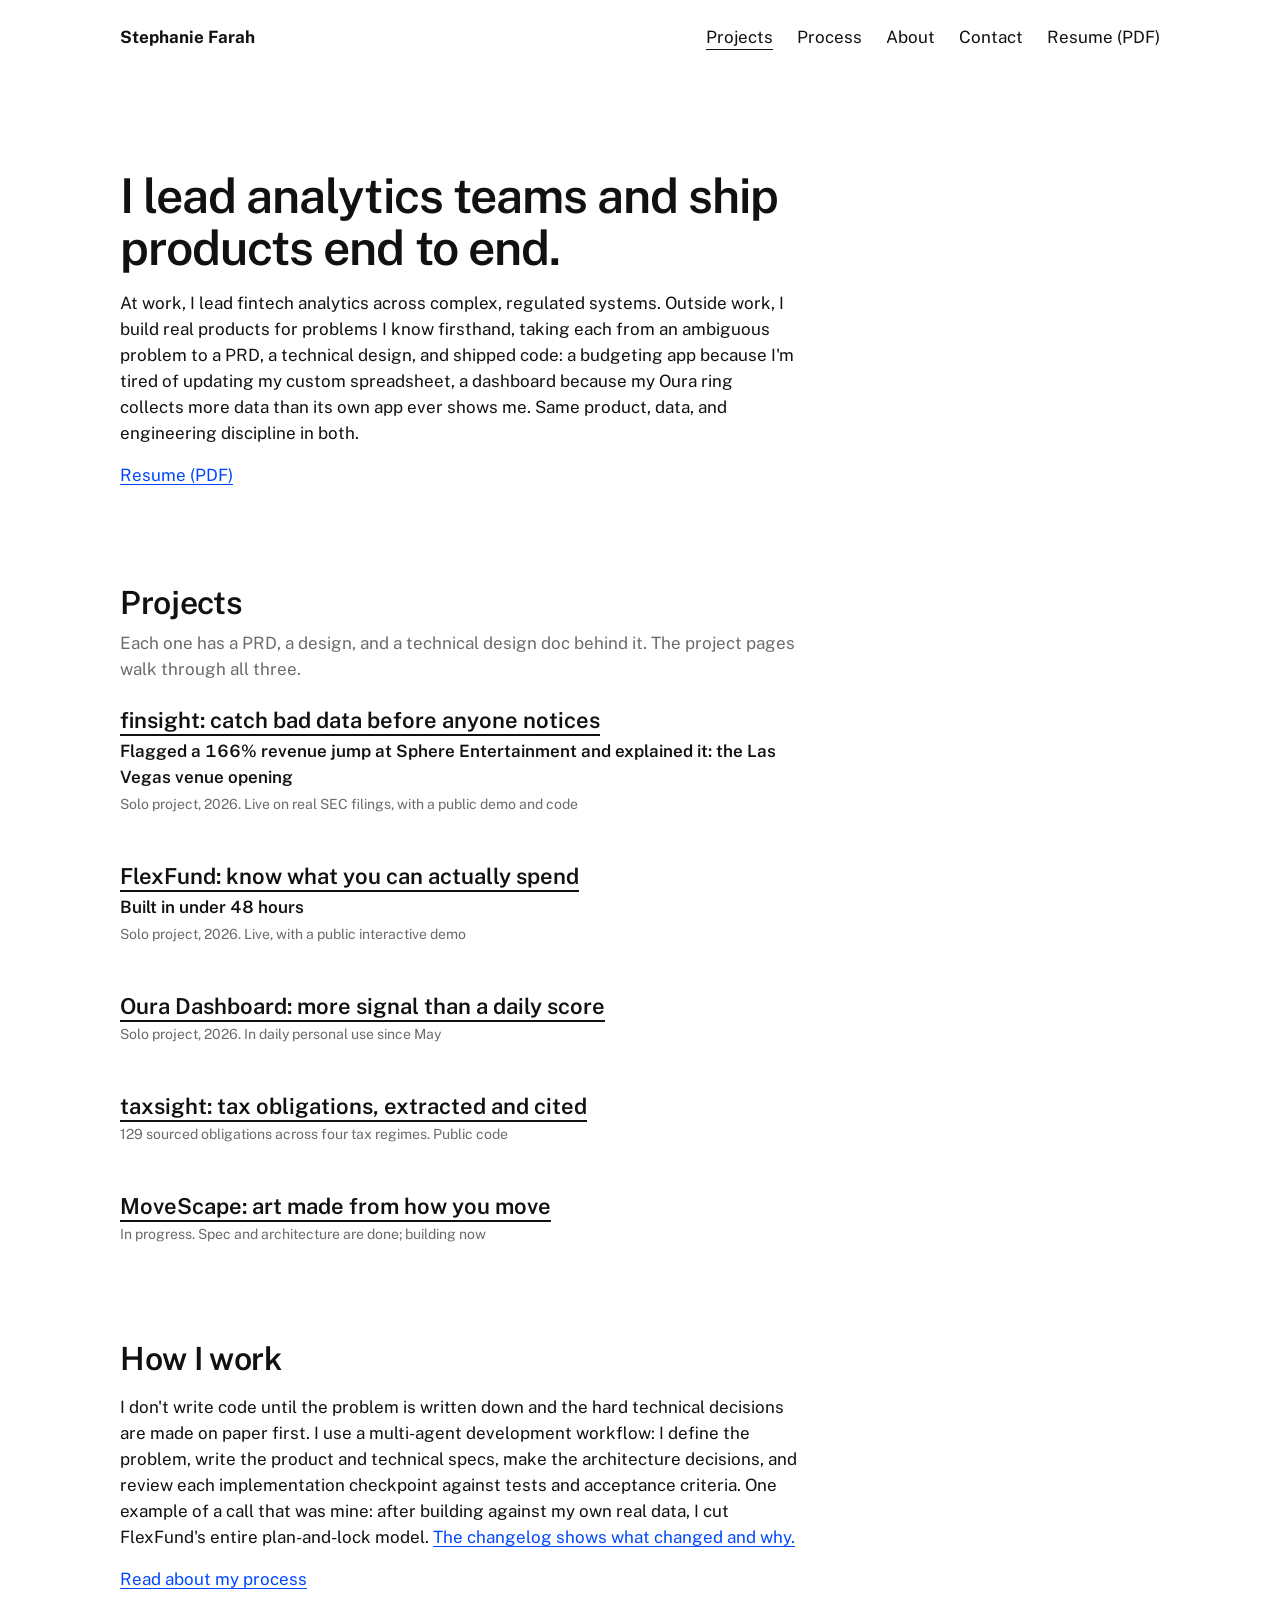
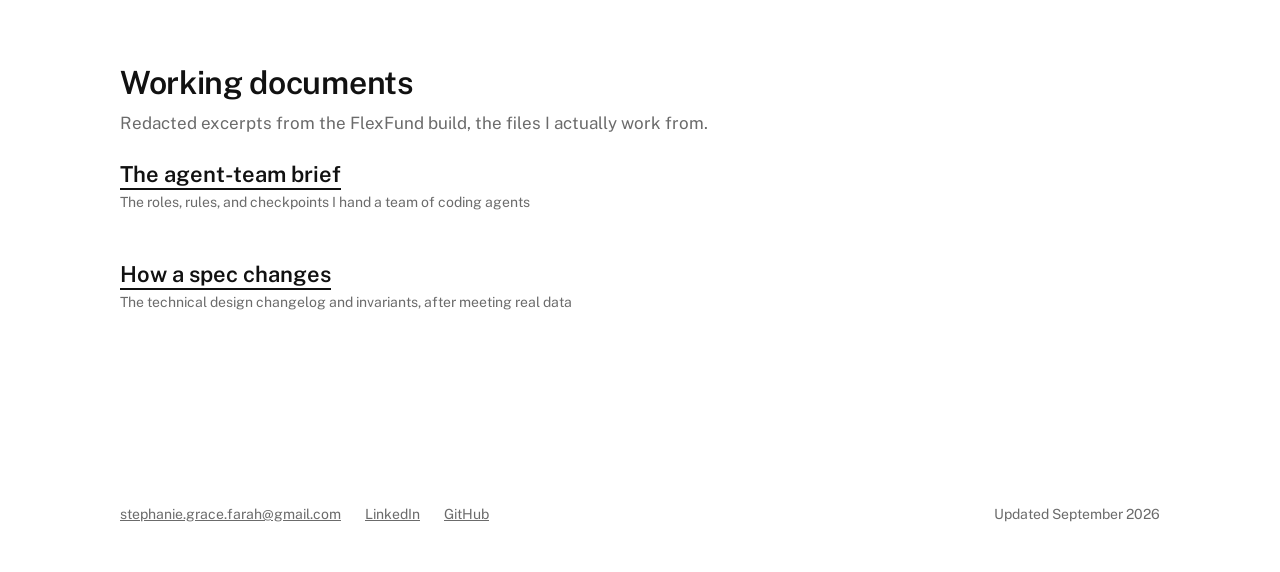
<file: index.html>
<!doctype html>
<html lang="en">
<head>
<meta charset="utf-8">
<meta name="viewport" content="width=device-width, initial-scale=1">
<title>Stephanie Farah: Analytics leader who builds</title>
<meta name="description" content="Analytics leader who builds real products for problems she knows firsthand, from the PRD to shipped code.">
<meta property="og:type" content="website">
<meta property="og:url" content="https://stephaniegracefarah.github.io/portfolio-website/">
<meta property="og:title" content="Stephanie Farah: Analytics leader who builds">
<meta property="og:description" content="Analytics leader who builds real products for problems she knows firsthand, from the PRD to shipped code.">
<meta property="og:image" content="https://stephaniegracefarah.github.io/portfolio-website/assets/img/og-image.png">
<meta property="og:image:width" content="1200">
<meta property="og:image:height" content="630">
<meta property="og:image:alt" content="Stephanie Farah. Analytics leader who builds. Product, Analytics, AI.">
<meta name="twitter:card" content="summary_large_image">
<link rel="preconnect" href="https://fonts.googleapis.com">
<link rel="preconnect" href="https://fonts.gstatic.com" crossorigin>
<link rel="stylesheet" href="https://fonts.googleapis.com/css2?family=Public+Sans:wght@400;600;700&display=swap">
<link rel="stylesheet" href="assets/css/site.css">
</head>
<body>
<a class="skip-link" href="#main">Skip to content</a>
<header class="site-header">
<a class="site-name" href="index.html">Stephanie Farah</a>
<nav class="site-nav" aria-label="Main">
<a href="index.html" aria-current="page">Projects</a>
<a href="process.html">Process</a>
<a href="about.html">About</a>
<a href="contact.html">Contact</a>
<a href="resume.pdf">Resume (PDF)</a>
</nav>
</header>

<main id="main" class="site-main">

<section class="hero stack-3 measure-text section">
<h1 class="display">I lead analytics teams and ship products end to end.</h1>
<p class="body">At work, I lead fintech analytics across complex, regulated systems. Outside work, I build real products for problems I know firsthand, taking each from an ambiguous problem to a PRD, a technical design, and shipped code: a budgeting app because I'm tired of updating my custom spreadsheet, a dashboard because my Oura ring collects more data than its own app ever shows me. Same product, data, and engineering discipline in both.</p>
<p class="body"><a class="body-link" href="resume.pdf">Resume (PDF)</a></p>
</section>

<section id="projects" class="section measure-text">
<div class="stack-2">
<h2 class="heading-2">Projects</h2>
<p class="body ink-muted">Each one has a PRD, a design, and a technical design doc behind it. The project pages walk through all three.</p>
</div>
<div class="project-list mt-4">
<article class="project-card">
<h3 class="heading-3"><a href="projects/finsight.html">finsight: catch bad data before anyone notices</a></h3>
<p class="stat-sm">Flagged a 166% revenue jump at Sphere Entertainment and explained it: the Las Vegas venue opening</p>
<p class="meta">Solo project, 2026. Live on real SEC filings, with a public demo and code</p>
</article>
<article class="project-card">
<h3 class="heading-3"><a href="projects/flexfund.html">FlexFund: know what you can actually spend</a></h3>
<p class="stat-sm">Built in under 48 hours</p>
<p class="meta">Solo project, 2026. Live, with a public interactive demo</p>
</article>
<article class="project-card">
<h3 class="heading-3"><a href="projects/oura-dashboard.html">Oura Dashboard: more signal than a daily score</a></h3>
<p class="meta">Solo project, 2026. In daily personal use since May</p>
</article>
<article class="project-card">
<h3 class="heading-3"><a href="projects/taxsight.html">taxsight: tax obligations, extracted and cited</a></h3>
<p class="meta">129 sourced obligations across four tax regimes. Public code</p>
</article>
<article class="project-card">
<h3 class="heading-3"><a href="projects/movescape.html">MoveScape: art made from how you move</a></h3>
<p class="meta">In progress. Spec and architecture are done; building now</p>
</article>
</div>
</section>

<section class="section stack-3 measure-text">
<h2 class="heading-2">How I work</h2>
<p class="body">I don't write code until the problem is written down and the hard technical decisions are made on paper first. I use a multi-agent development workflow: I define the problem, write the product and technical specs, make the architecture decisions, and review each implementation checkpoint against tests and acceptance criteria. One example of a call that was mine: after building against my own real data, I cut FlexFund's entire plan-and-lock model. <a class="body-link" href="documents/tdd-changelog.html">The changelog shows what changed and why.</a></p>
<p class="body"><a class="body-link" href="process.html">Read about my process</a></p>
</section>

<section id="documents" class="section section-tight measure-text">
<div class="stack-4">
<div class="stack-2">
<h2 class="heading-2">Working documents</h2>
<p class="body ink-muted">Redacted excerpts from the FlexFund build, the files I actually work from.</p>
</div>
<div class="project-list">
<article class="project-card">
<h3 class="heading-3"><a href="documents/agent-team.html">The agent-team brief</a></h3>
<p class="caption">The roles, rules, and checkpoints I hand a team of coding agents</p>
</article>
<article class="project-card">
<h3 class="heading-3"><a href="documents/tdd-changelog.html">How a spec changes</a></h3>
<p class="caption">The technical design changelog and invariants, after meeting real data</p>
</article>
</div>
</div>
</section>

</main>

<footer class="site-footer">
<div class="site-footer-links">
<a href="mailto:stephanie.grace.farah@gmail.com">stephanie.grace.farah@gmail.com</a>
<a href="https://www.linkedin.com/in/stephaniegfarah/" target="_blank" rel="noopener">LinkedIn</a>
<a href="https://github.com/stephaniegracefarah" target="_blank" rel="noopener">GitHub</a>
</div>
<span>Updated September 2026</span>
</footer>
</body>
</html>
</file>
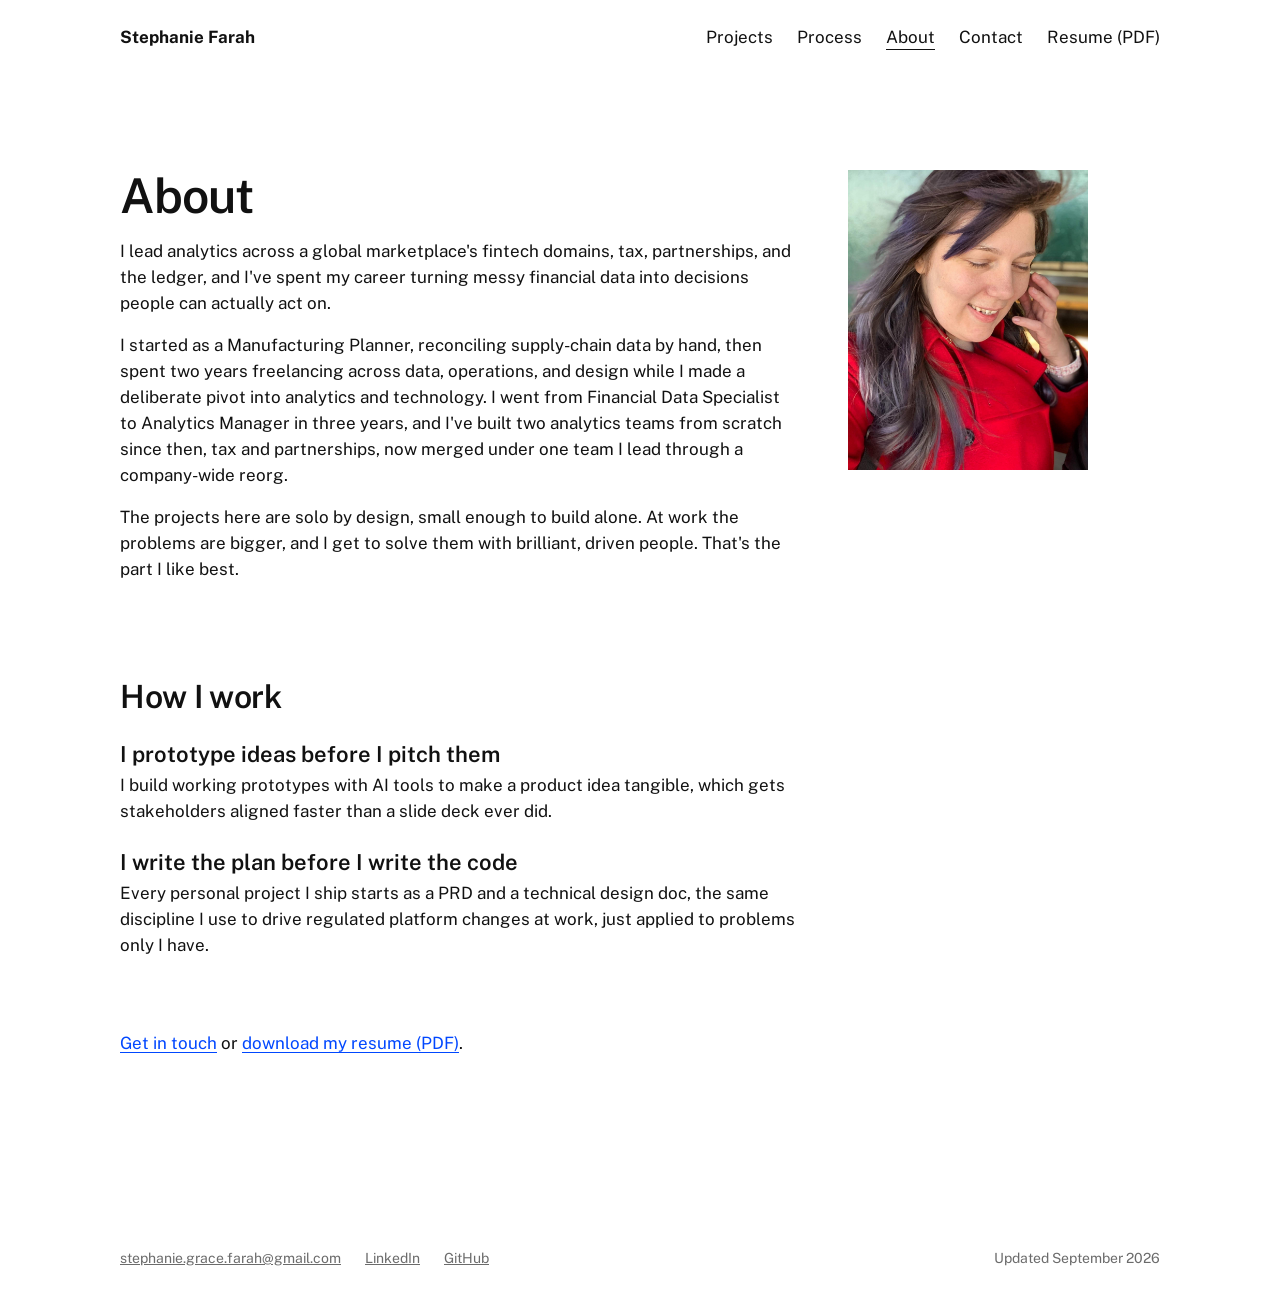
<file: about.html>
<!doctype html>
<html lang="en">
<head>
<meta charset="utf-8">
<meta name="viewport" content="width=device-width, initial-scale=1">
<title>Stephanie Farah: About</title>
<meta name="description" content="Analytics leader who built two fintech analytics teams from scratch, and builds personal data products on the side.">
<meta property="og:type" content="website">
<meta property="og:url" content="https://stephaniegracefarah.github.io/portfolio-website/about.html">
<meta property="og:title" content="Stephanie Farah: About">
<meta property="og:description" content="Analytics leader who built two fintech analytics teams from scratch, and builds personal data products on the side.">
<meta property="og:image" content="https://stephaniegracefarah.github.io/portfolio-website/assets/img/og-image.png">
<meta name="twitter:card" content="summary_large_image">
<link rel="preconnect" href="https://fonts.googleapis.com">
<link rel="preconnect" href="https://fonts.gstatic.com" crossorigin>
<link rel="stylesheet" href="https://fonts.googleapis.com/css2?family=Public+Sans:wght@400;600;700&display=swap">
<link rel="stylesheet" href="assets/css/site.css">
</head>
<body>
<a class="skip-link" href="#main">Skip to content</a>
<header class="site-header">
<a class="site-name" href="index.html">Stephanie Farah</a>
<nav class="site-nav" aria-label="Main">
<a href="index.html">Projects</a>
<a href="process.html">Process</a>
<a href="about.html" aria-current="page">About</a>
<a href="contact.html">Contact</a>
<a href="resume.pdf">Resume (PDF)</a>
</nav>
</header>

<main id="main" class="site-main">

<section class="about-hero section">
<div class="about-text stack-3 measure-text">
<h1 class="display">About</h1>
<p class="body">I lead analytics across a global marketplace's fintech domains, tax, partnerships, and the ledger, and I've spent my career turning messy financial data into decisions people can actually act on.</p>
<p class="body">I started as a Manufacturing Planner, reconciling supply-chain data by hand, then spent two years freelancing across data, operations, and design while I made a deliberate pivot into analytics and technology. I went from Financial Data Specialist to Analytics Manager in three years, and I've built two analytics teams from scratch since then, tax and partnerships, now merged under one team I lead through a company-wide reorg.</p>
<p class="body">The projects here are solo by design, small enough to build alone. At work the problems are bigger, and I get to solve them with brilliant, driven people. That's the part I like best.</p>
</div>
<img class="headshot-placeholder" src="assets/img/stephanie-headshot.jpg" alt="Stephanie Farah, smiling, wearing a red coat.">
</section>

<section class="section measure-text">
<div class="stack-4">
<h2 class="heading-2">How I work</h2>
<div class="stack-1">
<h3 class="heading-3">I prototype ideas before I pitch them</h3>
<p class="body">I build working prototypes with AI tools to make a product idea tangible, which gets stakeholders aligned faster than a slide deck ever did.</p>
</div>
<div class="stack-1">
<h3 class="heading-3">I write the plan before I write the code</h3>
<p class="body">Every personal project I ship starts as a PRD and a technical design doc, the same discipline I use to drive regulated platform changes at work, just applied to problems only I have.</p>
</div>
</div>
</section>

<section class="section section-tight measure-text">
<p class="body"><a class="body-link" href="contact.html">Get in touch</a> or <a class="body-link" href="resume.pdf">download my resume (PDF)</a>.</p>
</section>

</main>

<footer class="site-footer">
<div class="site-footer-links">
<a href="mailto:stephanie.grace.farah@gmail.com">stephanie.grace.farah@gmail.com</a>
<a href="https://www.linkedin.com/in/stephaniegfarah/" target="_blank" rel="noopener">LinkedIn</a>
<a href="https://github.com/stephaniegracefarah" target="_blank" rel="noopener">GitHub</a>
</div>
<span>Updated September 2026</span>
</footer>
</body>
</html>
</file>
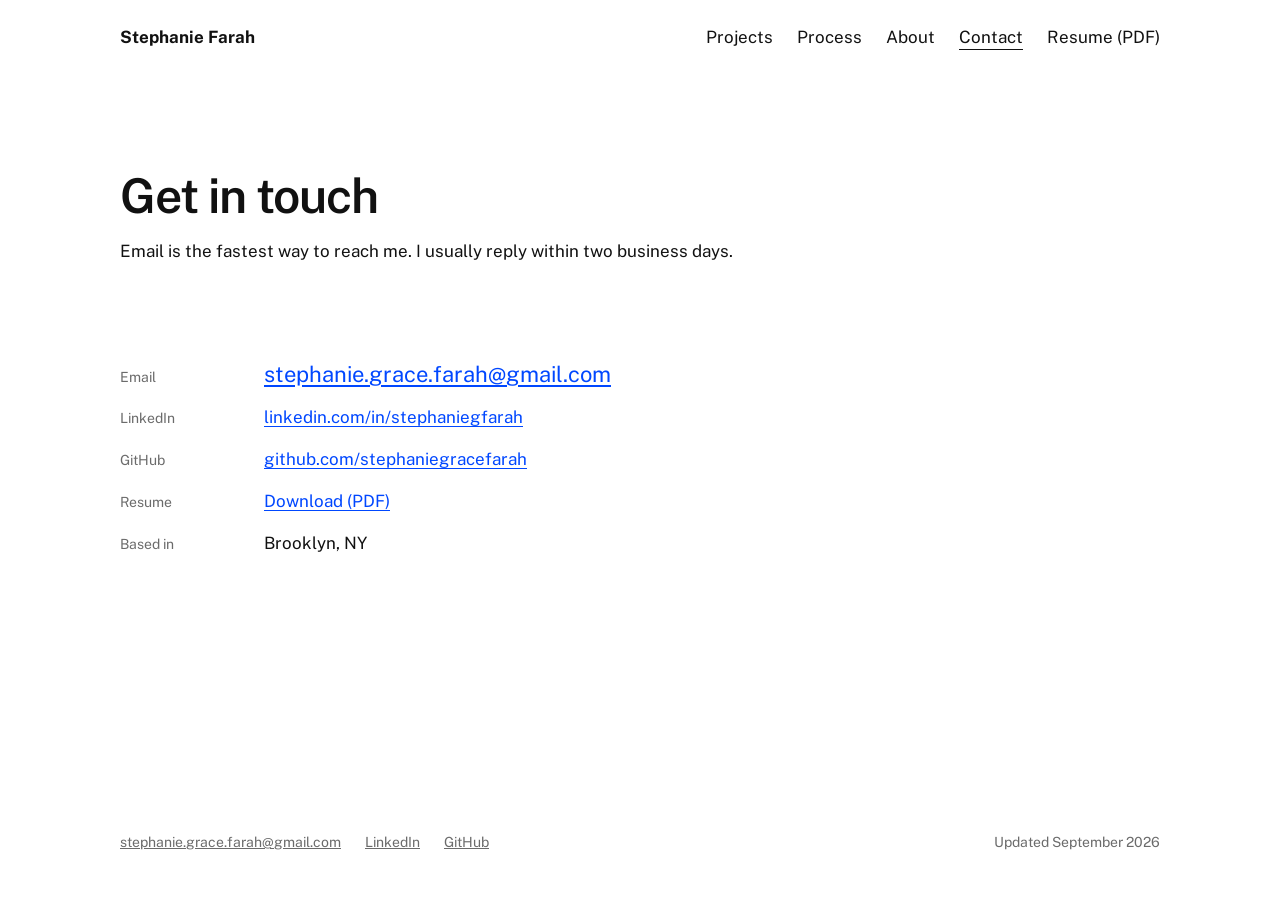
<file: contact.html>
<!doctype html>
<html lang="en">
<head>
<meta charset="utf-8">
<meta name="viewport" content="width=device-width, initial-scale=1">
<title>Stephanie Farah: Contact</title>
<meta name="description" content="Get in touch by email or LinkedIn.">
<meta property="og:type" content="website">
<meta property="og:url" content="https://stephaniegracefarah.github.io/portfolio-website/contact.html">
<meta property="og:title" content="Stephanie Farah: Contact">
<meta property="og:description" content="Get in touch by email or LinkedIn.">
<meta property="og:image" content="https://stephaniegracefarah.github.io/portfolio-website/assets/img/og-image.png">
<meta name="twitter:card" content="summary_large_image">
<link rel="preconnect" href="https://fonts.googleapis.com">
<link rel="preconnect" href="https://fonts.gstatic.com" crossorigin>
<link rel="stylesheet" href="https://fonts.googleapis.com/css2?family=Public+Sans:wght@400;600;700&display=swap">
<link rel="stylesheet" href="assets/css/site.css">
</head>
<body>
<a class="skip-link" href="#main">Skip to content</a>
<header class="site-header">
<a class="site-name" href="index.html">Stephanie Farah</a>
<nav class="site-nav" aria-label="Main">
<a href="index.html">Projects</a>
<a href="process.html">Process</a>
<a href="about.html">About</a>
<a href="contact.html" aria-current="page">Contact</a>
<a href="resume.pdf">Resume (PDF)</a>
</nav>
</header>

<main id="main" class="site-main">

<section class="hero stack-3 measure-text section">
<h1 class="display">Get in touch</h1>
<p class="body">Email is the fastest way to reach me. I usually reply within two business days.</p>
</section>

<dl class="contact-list measure-text">
<dt>Email</dt>
<dd class="contact-email"><a class="body-link" href="mailto:stephanie.grace.farah@gmail.com">stephanie.grace.farah@gmail.com</a></dd>
<dt>LinkedIn</dt>
<dd><a class="body-link" href="https://www.linkedin.com/in/stephaniegfarah/" target="_blank" rel="noopener">linkedin.com/in/stephaniegfarah</a></dd>
<dt>GitHub</dt>
<dd><a class="body-link" href="https://github.com/stephaniegracefarah" target="_blank" rel="noopener">github.com/stephaniegracefarah</a></dd>
<dt>Resume</dt>
<dd><a class="body-link" href="resume.pdf">Download (PDF)</a></dd>
<dt>Based in</dt>
<dd>Brooklyn, NY</dd>
</dl>

</main>

<footer class="site-footer">
<div class="site-footer-links">
<a href="mailto:stephanie.grace.farah@gmail.com">stephanie.grace.farah@gmail.com</a>
<a href="https://www.linkedin.com/in/stephaniegfarah/" target="_blank" rel="noopener">LinkedIn</a>
<a href="https://github.com/stephaniegracefarah" target="_blank" rel="noopener">GitHub</a>
</div>
<span>Updated September 2026</span>
</footer>
</body>
</html>
</file>
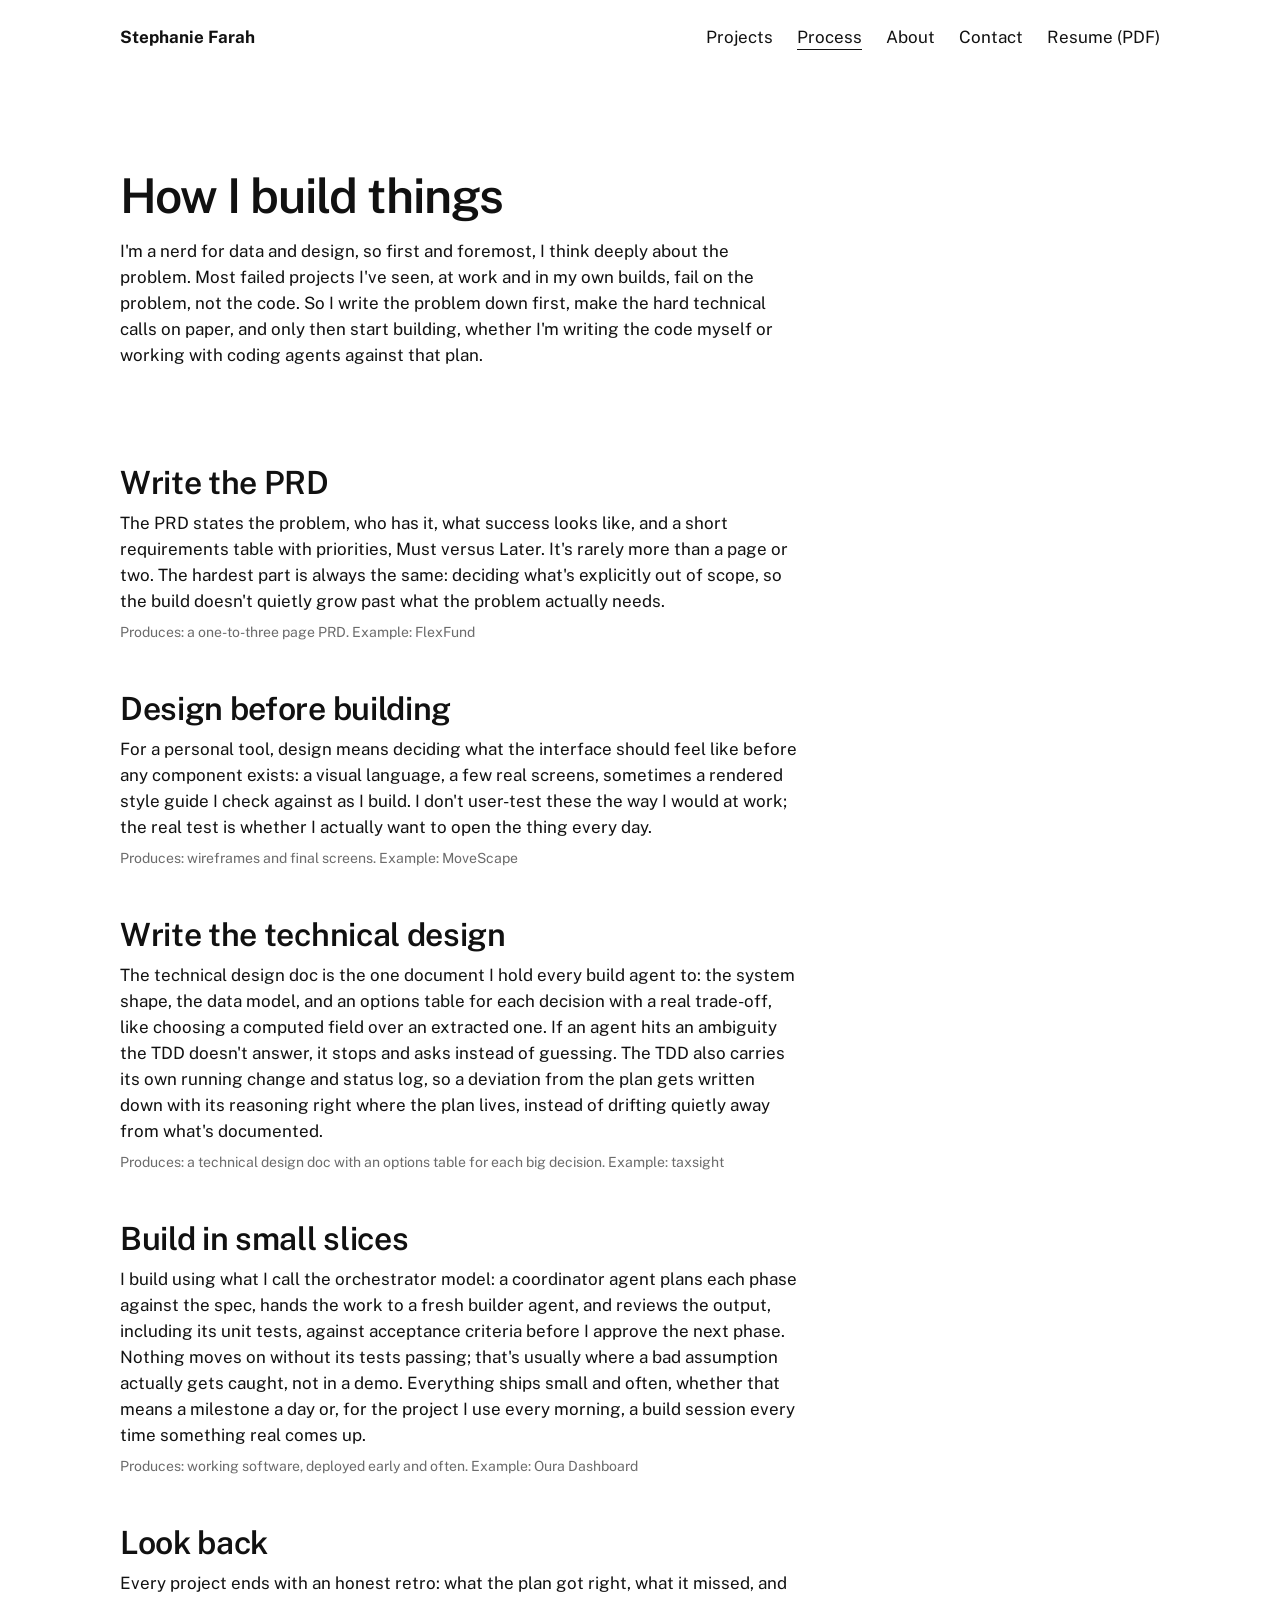
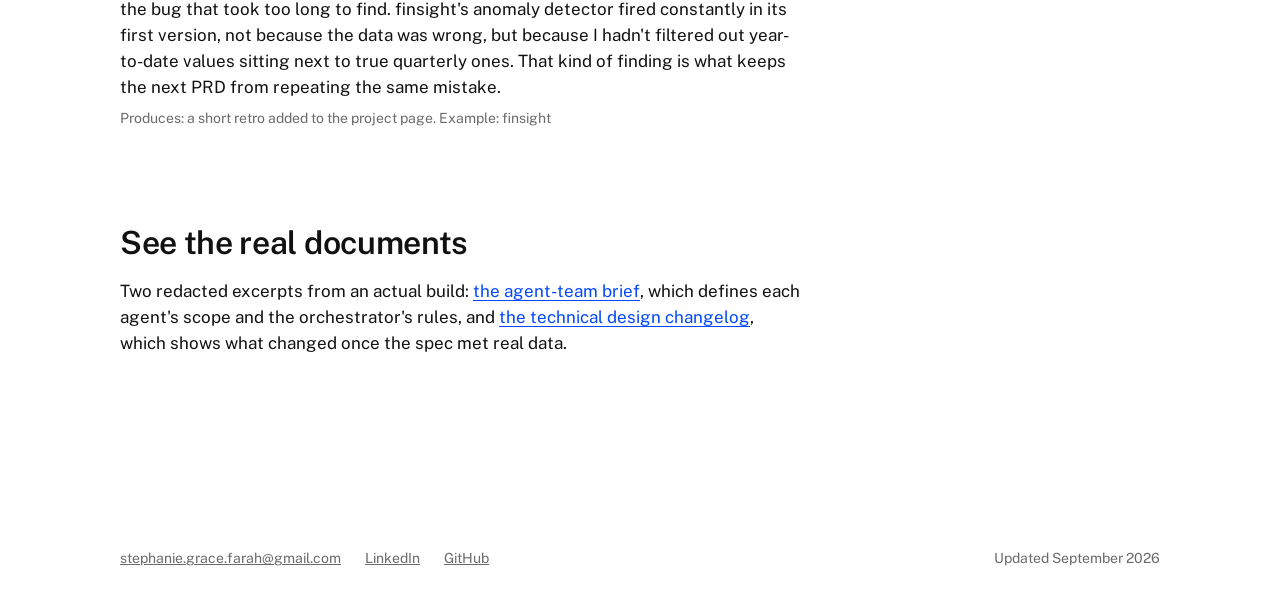
<file: process.html>
<!doctype html>
<html lang="en">
<head>
<meta charset="utf-8">
<meta name="viewport" content="width=device-width, initial-scale=1">
<title>Stephanie Farah: Process</title>
<meta name="description" content="How I build personal projects: PRD, design, technical design, build, and a look back.">
<meta property="og:type" content="website">
<meta property="og:url" content="https://stephaniegracefarah.github.io/portfolio-website/process.html">
<meta property="og:title" content="Stephanie Farah: Process">
<meta property="og:description" content="How I build personal projects: PRD, design, technical design, build, and a look back.">
<meta property="og:image" content="https://stephaniegracefarah.github.io/portfolio-website/assets/img/og-image.png">
<meta name="twitter:card" content="summary_large_image">
<link rel="preconnect" href="https://fonts.googleapis.com">
<link rel="preconnect" href="https://fonts.gstatic.com" crossorigin>
<link rel="stylesheet" href="https://fonts.googleapis.com/css2?family=Public+Sans:wght@400;600;700&display=swap">
<link rel="stylesheet" href="assets/css/site.css">
</head>
<body>
<a class="skip-link" href="#main">Skip to content</a>
<header class="site-header">
<a class="site-name" href="index.html">Stephanie Farah</a>
<nav class="site-nav" aria-label="Main">
<a href="index.html">Projects</a>
<a href="process.html" aria-current="page">Process</a>
<a href="about.html">About</a>
<a href="contact.html">Contact</a>
<a href="resume.pdf">Resume (PDF)</a>
</nav>
</header>

<main id="main" class="site-main">

<section class="hero stack-3 measure-text section">
<h1 class="display">How I build things</h1>
<p class="body">I'm a nerd for data and design, so first and foremost, I think deeply about the problem. Most failed projects I've seen, at work and in my own builds, fail on the problem, not the code. So I write the problem down first, make the hard technical calls on paper, and only then start building, whether I'm writing the code myself or working with coding agents against that plan.</p>
</section>

<section class="section measure-text">
<div class="stack-5">

<div class="stack-2">
<h2 class="heading-2">Write the PRD</h2>
<p class="body">The PRD states the problem, who has it, what success looks like, and a short requirements table with priorities, Must versus Later. It's rarely more than a page or two. The hardest part is always the same: deciding what's explicitly out of scope, so the build doesn't quietly grow past what the problem actually needs.</p>
<p class="meta">Produces: a one-to-three page PRD. Example: FlexFund</p>
</div>

<div class="stack-2">
<h2 class="heading-2">Design before building</h2>
<p class="body">For a personal tool, design means deciding what the interface should feel like before any component exists: a visual language, a few real screens, sometimes a rendered style guide I check against as I build. I don't user-test these the way I would at work; the real test is whether I actually want to open the thing every day.</p>
<p class="meta">Produces: wireframes and final screens. Example: MoveScape</p>
</div>

<div class="stack-2">
<h2 class="heading-2">Write the technical design</h2>
<p class="body">The technical design doc is the one document I hold every build agent to: the system shape, the data model, and an options table for each decision with a real trade-off, like choosing a computed field over an extracted one. If an agent hits an ambiguity the TDD doesn't answer, it stops and asks instead of guessing. The TDD also carries its own running change and status log, so a deviation from the plan gets written down with its reasoning right where the plan lives, instead of drifting quietly away from what's documented.</p>
<p class="meta">Produces: a technical design doc with an options table for each big decision. Example: taxsight</p>
</div>

<div class="stack-2">
<h2 class="heading-2">Build in small slices</h2>
<p class="body">I build using what I call the orchestrator model: a coordinator agent plans each phase against the spec, hands the work to a fresh builder agent, and reviews the output, including its unit tests, against acceptance criteria before I approve the next phase. Nothing moves on without its tests passing; that's usually where a bad assumption actually gets caught, not in a demo. Everything ships small and often, whether that means a milestone a day or, for the project I use every morning, a build session every time something real comes up.</p>
<p class="meta">Produces: working software, deployed early and often. Example: Oura Dashboard</p>
</div>

<div class="stack-2">
<h2 class="heading-2">Look back</h2>
<p class="body">Every project ends with an honest retro: what the plan got right, what it missed, and the bug that took too long to find. finsight's anomaly detector fired constantly in its first version, not because the data was wrong, but because I hadn't filtered out year-to-date values sitting next to true quarterly ones. That kind of finding is what keeps the next PRD from repeating the same mistake.</p>
<p class="meta">Produces: a short retro added to the project page. Example: finsight</p>
</div>

</div>
</section>

<section class="section stack-3 measure-text">
<h2 class="heading-2">See the real documents</h2>
<p class="body">Two redacted excerpts from an actual build: <a class="body-link" href="documents/agent-team.html">the agent-team brief</a>, which defines each agent's scope and the orchestrator's rules, and <a class="body-link" href="documents/tdd-changelog.html">the technical design changelog</a>, which shows what changed once the spec met real data.</p>
</section>

</main>

<footer class="site-footer">
<div class="site-footer-links">
<a href="mailto:stephanie.grace.farah@gmail.com">stephanie.grace.farah@gmail.com</a>
<a href="https://www.linkedin.com/in/stephaniegfarah/" target="_blank" rel="noopener">LinkedIn</a>
<a href="https://github.com/stephaniegracefarah" target="_blank" rel="noopener">GitHub</a>
</div>
<span>Updated September 2026</span>
</footer>
</body>
</html>
</file>
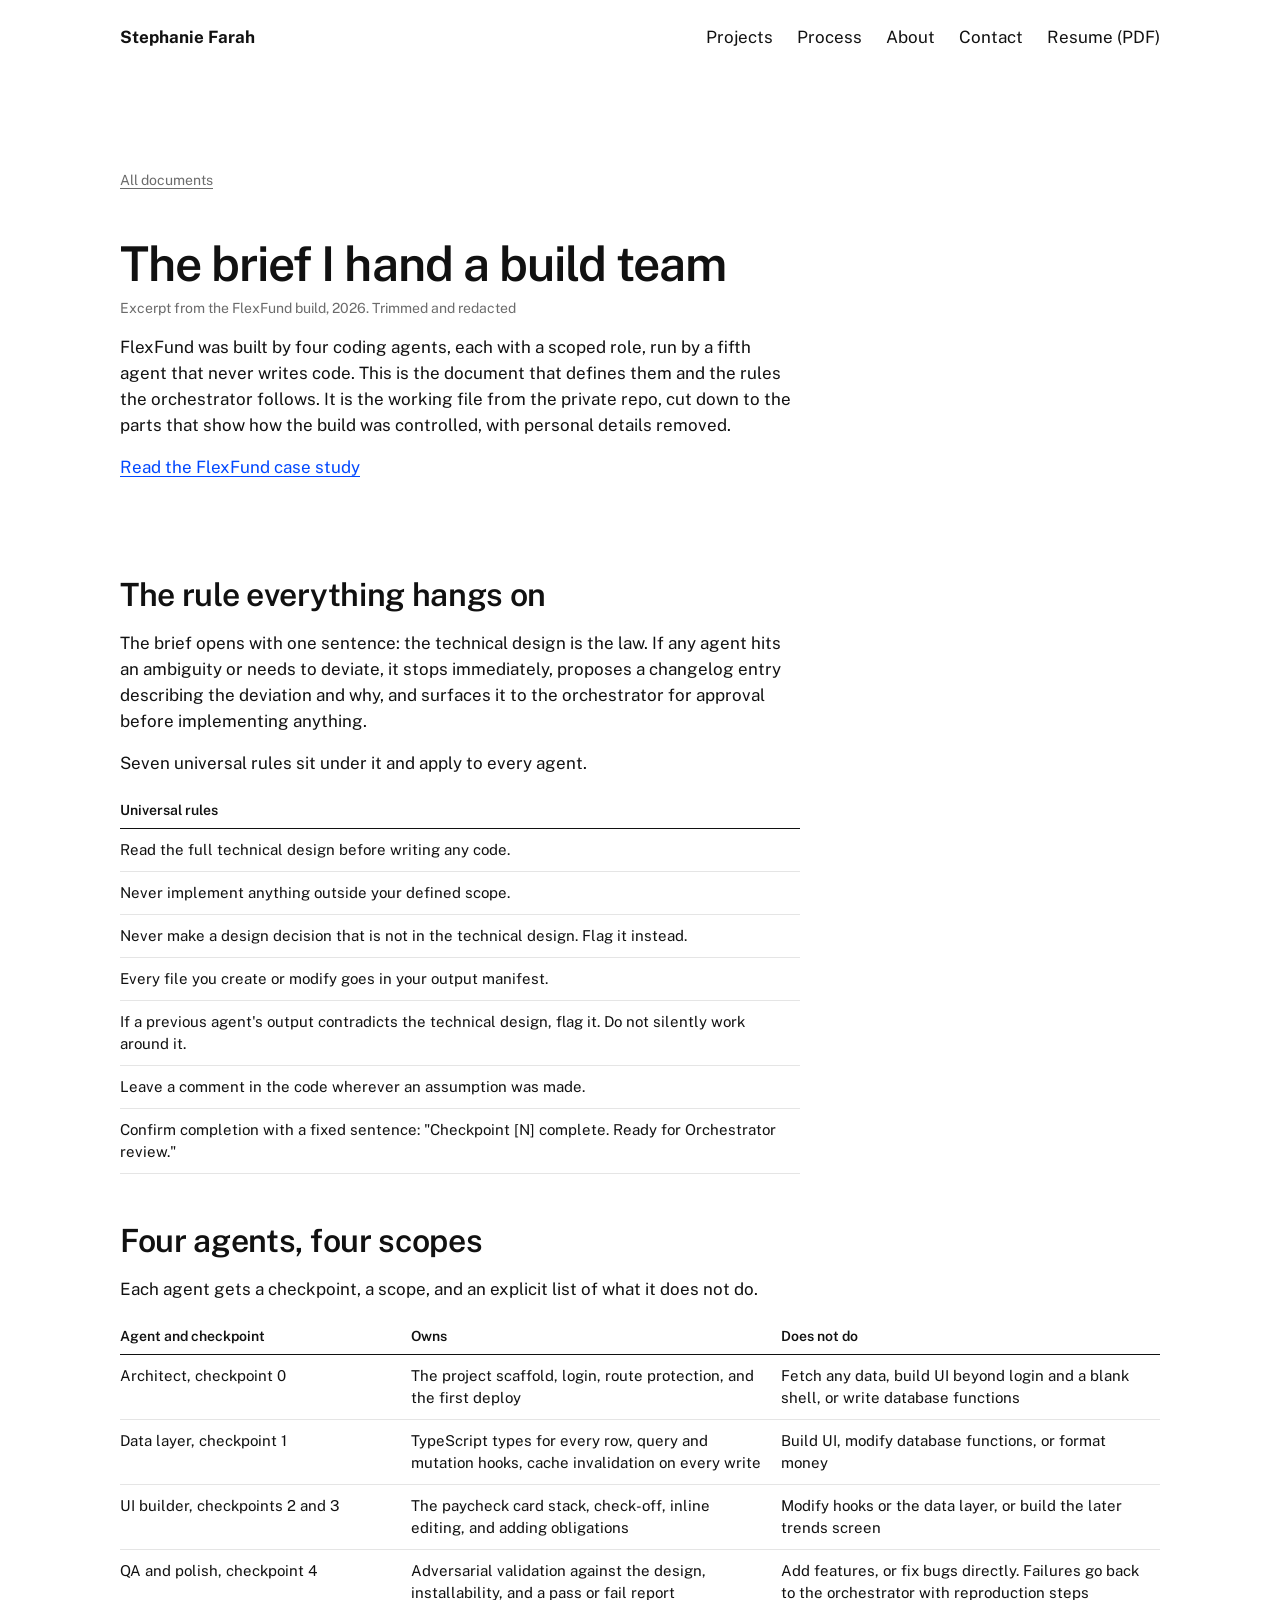
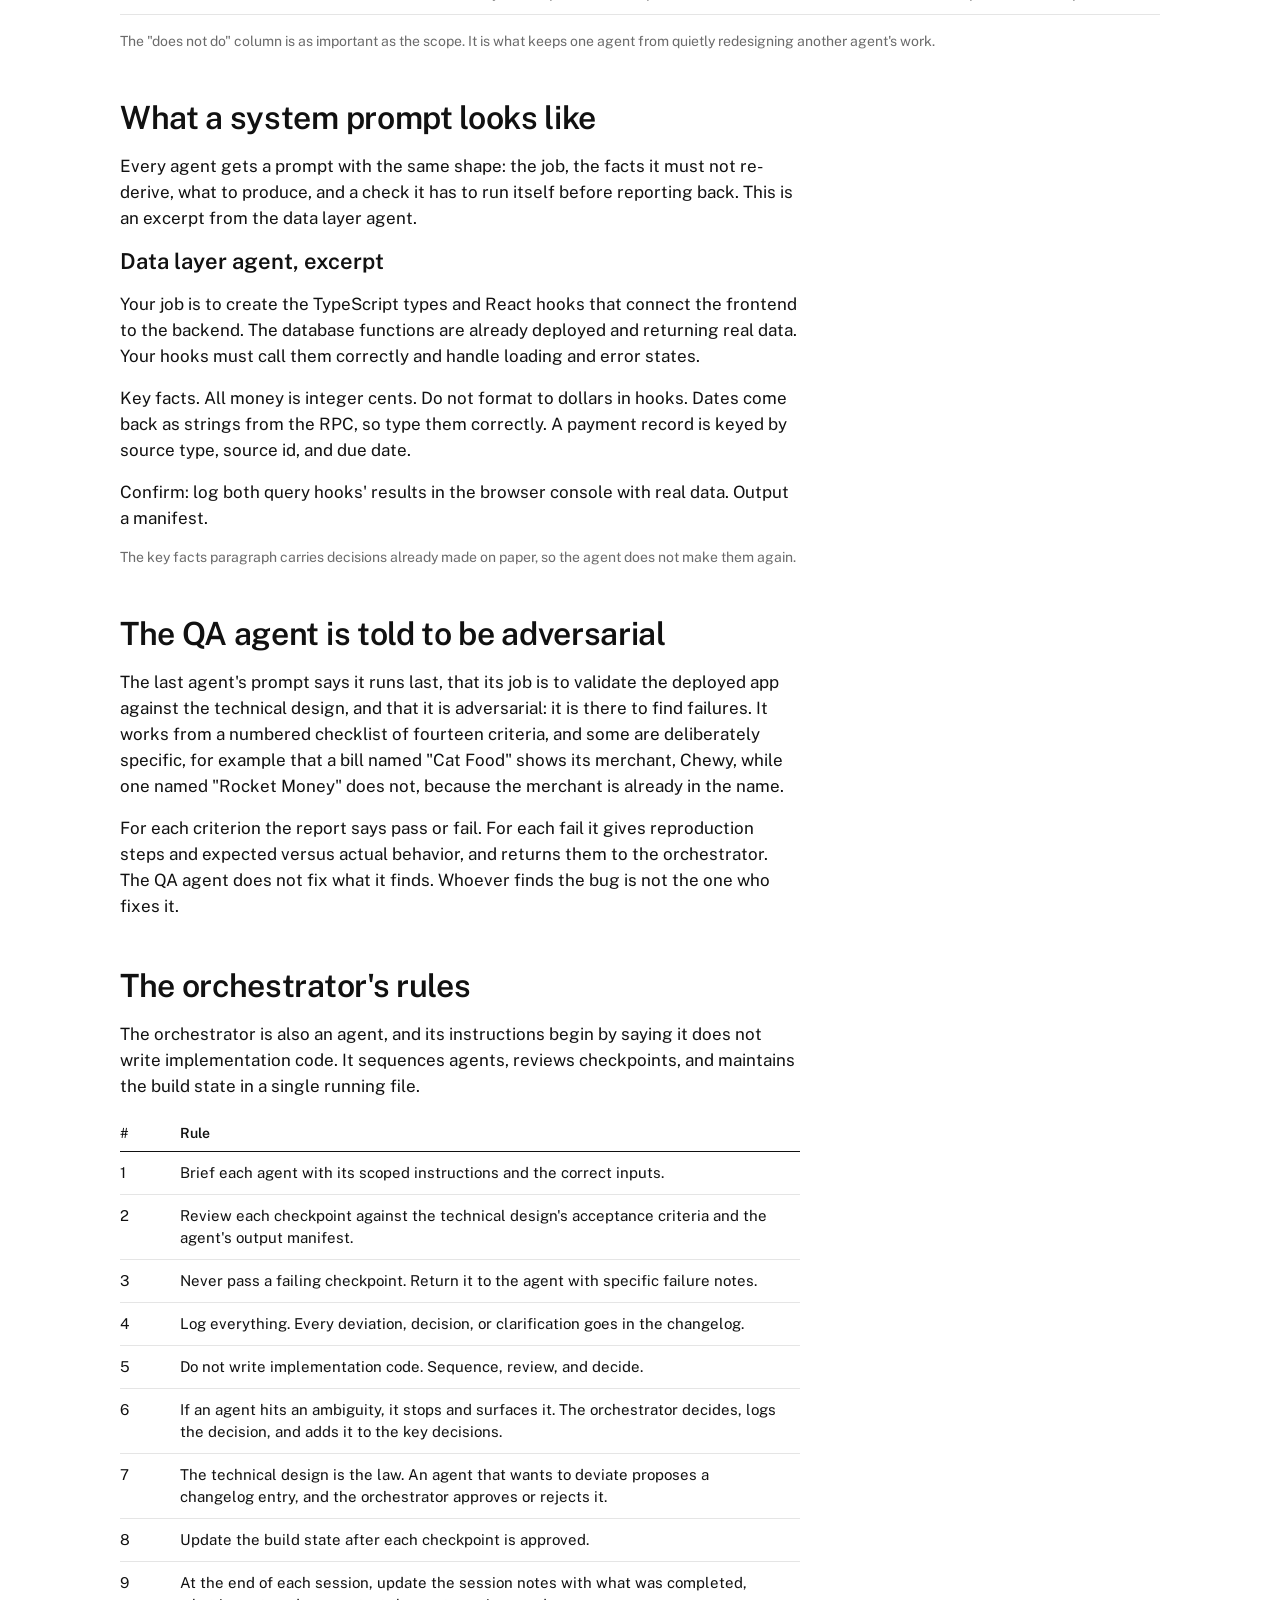
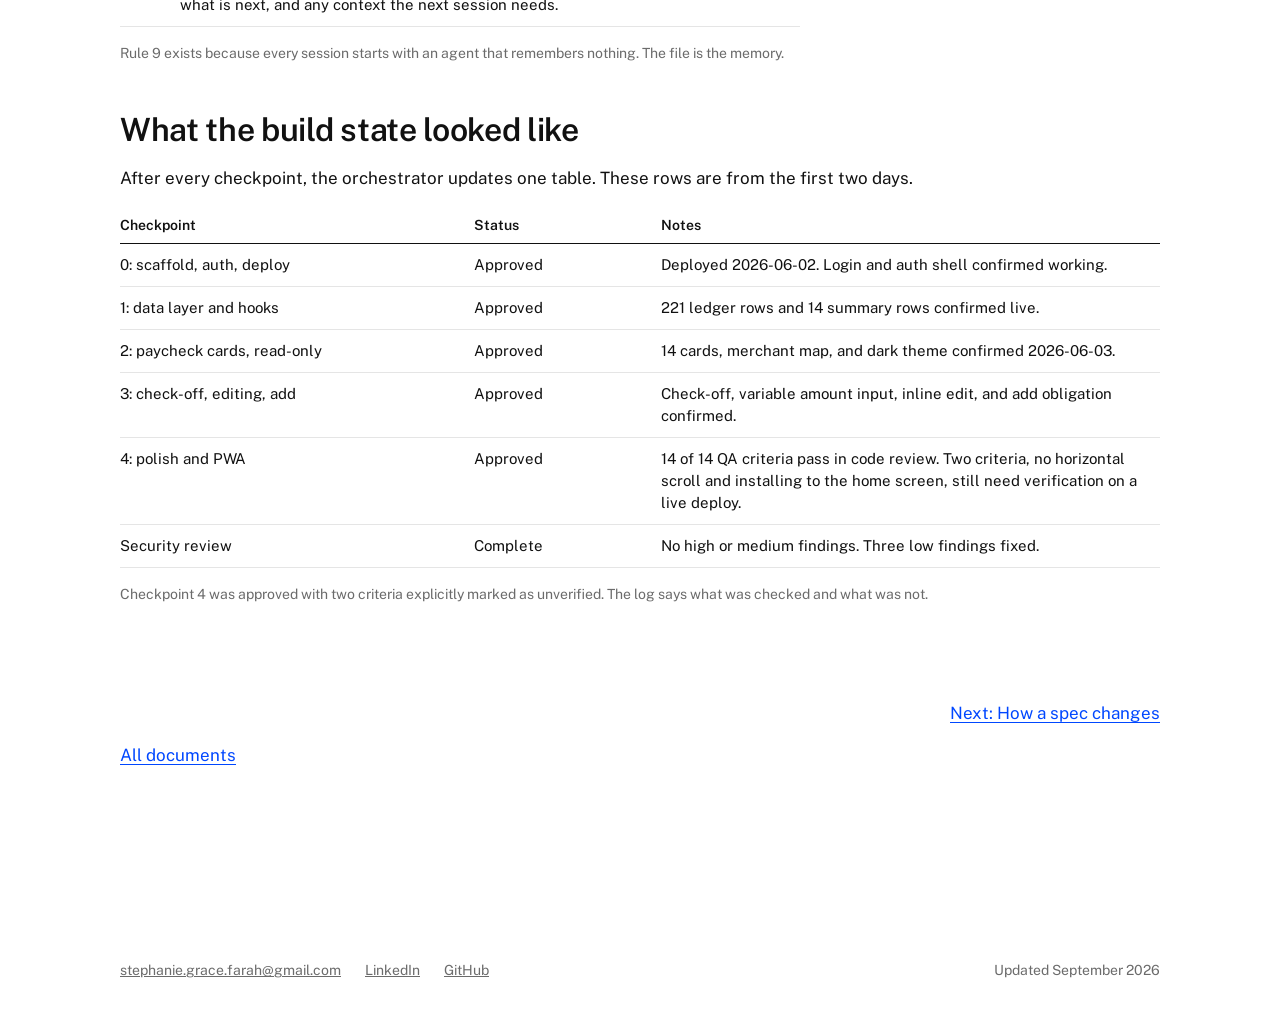
<file: documents/agent-team.html>
<!doctype html>
<html lang="en">
<head>
<meta charset="utf-8">
<meta name="viewport" content="width=device-width, initial-scale=1">
<title>Stephanie Farah: The agent-team brief</title>
<meta name="description" content="The roles, rules, and checkpoints I hand a team of coding agents, excerpted from the FlexFund build.">
<meta property="og:type" content="website">
<meta property="og:url" content="https://stephaniegracefarah.github.io/portfolio-website/documents/agent-team.html">
<meta property="og:title" content="Stephanie Farah: The agent-team brief">
<meta property="og:description" content="The roles, rules, and checkpoints I hand a team of coding agents, excerpted from the FlexFund build.">
<meta property="og:image" content="https://stephaniegracefarah.github.io/portfolio-website/assets/img/og-image.png">
<meta name="twitter:card" content="summary_large_image">
<link rel="preconnect" href="https://fonts.googleapis.com">
<link rel="preconnect" href="https://fonts.gstatic.com" crossorigin>
<link rel="stylesheet" href="https://fonts.googleapis.com/css2?family=Public+Sans:wght@400;600;700&display=swap">
<link rel="stylesheet" href="../assets/css/site.css">
</head>
<body>
<a class="skip-link" href="#main">Skip to content</a>
<header class="site-header">
<a class="site-name" href="../index.html">Stephanie Farah</a>
<nav class="site-nav" aria-label="Main">
<a href="../index.html">Projects</a>
<a href="../process.html">Process</a>
<a href="../about.html">About</a>
<a href="../contact.html">Contact</a>
<a href="../resume.pdf">Resume (PDF)</a>
</nav>
</header>

<main id="main" class="site-main">

<p class="caption"><a class="ink-muted" style="text-underline-offset: 3px;" href="../index.html#documents">All documents</a></p>

<section class="mt-5 measure-text">
<h1 class="display">The brief I hand a build team</h1>
<p class="meta mt-2">Excerpt from the FlexFund build, 2026. Trimmed and redacted</p>
<p class="body mt-3">FlexFund was built by four coding agents, each with a scoped role, run by a fifth agent that never writes code. This is the document that defines them and the rules the orchestrator follows. It is the working file from the private repo, cut down to the parts that show how the build was controlled, with personal details removed.</p>
<p class="body mt-3"><a class="body-link" href="../projects/flexfund.html">Read the FlexFund case study</a></p>
</section>

<div class="stack-5 mt-6">

<section class="stack-3 measure-text">
<h2 class="heading-2">The rule everything hangs on</h2>
<p class="body">The brief opens with one sentence: the technical design is the law. If any agent hits an ambiguity or needs to deviate, it stops immediately, proposes a changelog entry describing the deviation and why, and surfaces it to the orchestrator for approval before implementing anything.</p>
<p class="body">Seven universal rules sit under it and apply to every agent.</p>
<table class="data-table">
<colgroup><col></colgroup>
<thead>
<tr>
<th>Universal rules</th>
</tr>
</thead>
<tbody>
<tr><td>Read the full technical design before writing any code.</td></tr>
<tr><td>Never implement anything outside your defined scope.</td></tr>
<tr><td>Never make a design decision that is not in the technical design. Flag it instead.</td></tr>
<tr><td>Every file you create or modify goes in your output manifest.</td></tr>
<tr><td>If a previous agent's output contradicts the technical design, flag it. Do not silently work around it.</td></tr>
<tr><td>Leave a comment in the code wherever an assumption was made.</td></tr>
<tr><td>Confirm completion with a fixed sentence: "Checkpoint [N] complete. Ready for Orchestrator review."</td></tr>
</tbody>
</table>
</section>

<section class="stack-3 measure-wide">
<h2 class="heading-2">Four agents, four scopes</h2>
<p class="body">Each agent gets a checkpoint, a scope, and an explicit list of what it does not do.</p>
<table class="data-table">
<colgroup><col style="width: 28%;"><col><col></colgroup>
<thead>
<tr>
<th>Agent and checkpoint</th>
<th>Owns</th>
<th>Does not do</th>
</tr>
</thead>
<tbody>
<tr>
<td>Architect, checkpoint 0</td>
<td>The project scaffold, login, route protection, and the first deploy</td>
<td>Fetch any data, build UI beyond login and a blank shell, or write database functions</td>
</tr>
<tr>
<td>Data layer, checkpoint 1</td>
<td>TypeScript types for every row, query and mutation hooks, cache invalidation on every write</td>
<td>Build UI, modify database functions, or format money</td>
</tr>
<tr>
<td>UI builder, checkpoints 2 and 3</td>
<td>The paycheck card stack, check-off, inline editing, and adding obligations</td>
<td>Modify hooks or the data layer, or build the later trends screen</td>
</tr>
<tr>
<td>QA and polish, checkpoint 4</td>
<td>Adversarial validation against the design, installability, and a pass or fail report</td>
<td>Add features, or fix bugs directly. Failures go back to the orchestrator with reproduction steps</td>
</tr>
</tbody>
</table>
<p class="caption">The "does not do" column is as important as the scope. It is what keeps one agent from quietly redesigning another agent's work.</p>
</section>

<section class="stack-3 measure-text">
<h2 class="heading-2">What a system prompt looks like</h2>
<p class="body">Every agent gets a prompt with the same shape: the job, the facts it must not re-derive, what to produce, and a check it has to run itself before reporting back. This is an excerpt from the data layer agent.</p>
<h3 class="heading-3">Data layer agent, excerpt</h3>
<p class="body">Your job is to create the TypeScript types and React hooks that connect the frontend to the backend. The database functions are already deployed and returning real data. Your hooks must call them correctly and handle loading and error states.</p>
<p class="body">Key facts. All money is integer cents. Do not format to dollars in hooks. Dates come back as strings from the RPC, so type them correctly. A payment record is keyed by source type, source id, and due date.</p>
<p class="body">Confirm: log both query hooks' results in the browser console with real data. Output a manifest.</p>
<p class="caption">The key facts paragraph carries decisions already made on paper, so the agent does not make them again.</p>
</section>

<section class="stack-3 measure-text">
<h2 class="heading-2">The QA agent is told to be adversarial</h2>
<p class="body">The last agent's prompt says it runs last, that its job is to validate the deployed app against the technical design, and that it is adversarial: it is there to find failures. It works from a numbered checklist of fourteen criteria, and some are deliberately specific, for example that a bill named "Cat Food" shows its merchant, Chewy, while one named "Rocket Money" does not, because the merchant is already in the name.</p>
<p class="body">For each criterion the report says pass or fail. For each fail it gives reproduction steps and expected versus actual behavior, and returns them to the orchestrator. The QA agent does not fix what it finds. Whoever finds the bug is not the one who fixes it.</p>
</section>

<section class="stack-3 measure-text">
<h2 class="heading-2">The orchestrator's rules</h2>
<p class="body">The orchestrator is also an agent, and its instructions begin by saying it does not write implementation code. It sequences agents, reviews checkpoints, and maintains the build state in a single running file.</p>
<table class="data-table">
<colgroup><col style="width: 60px;"><col></colgroup>
<thead>
<tr>
<th>#</th>
<th>Rule</th>
</tr>
</thead>
<tbody>
<tr><td>1</td><td>Brief each agent with its scoped instructions and the correct inputs.</td></tr>
<tr><td>2</td><td>Review each checkpoint against the technical design's acceptance criteria and the agent's output manifest.</td></tr>
<tr><td>3</td><td>Never pass a failing checkpoint. Return it to the agent with specific failure notes.</td></tr>
<tr><td>4</td><td>Log everything. Every deviation, decision, or clarification goes in the changelog.</td></tr>
<tr><td>5</td><td>Do not write implementation code. Sequence, review, and decide.</td></tr>
<tr><td>6</td><td>If an agent hits an ambiguity, it stops and surfaces it. The orchestrator decides, logs the decision, and adds it to the key decisions.</td></tr>
<tr><td>7</td><td>The technical design is the law. An agent that wants to deviate proposes a changelog entry, and the orchestrator approves or rejects it.</td></tr>
<tr><td>8</td><td>Update the build state after each checkpoint is approved.</td></tr>
<tr><td>9</td><td>At the end of each session, update the session notes with what was completed, what is next, and any context the next session needs.</td></tr>
</tbody>
</table>
<p class="caption">Rule 9 exists because every session starts with an agent that remembers nothing. The file is the memory.</p>
</section>

<section class="stack-3 measure-wide">
<h2 class="heading-2">What the build state looked like</h2>
<p class="body">After every checkpoint, the orchestrator updates one table. These rows are from the first two days.</p>
<table class="data-table">
<colgroup><col style="width: 34%;"><col style="width: 18%;"><col></colgroup>
<thead>
<tr>
<th>Checkpoint</th>
<th>Status</th>
<th>Notes</th>
</tr>
</thead>
<tbody>
<tr>
<td>0: scaffold, auth, deploy</td>
<td>Approved</td>
<td>Deployed 2026-06-02. Login and auth shell confirmed working.</td>
</tr>
<tr>
<td>1: data layer and hooks</td>
<td>Approved</td>
<td>221 ledger rows and 14 summary rows confirmed live.</td>
</tr>
<tr>
<td>2: paycheck cards, read-only</td>
<td>Approved</td>
<td>14 cards, merchant map, and dark theme confirmed 2026-06-03.</td>
</tr>
<tr>
<td>3: check-off, editing, add</td>
<td>Approved</td>
<td>Check-off, variable amount input, inline edit, and add obligation confirmed.</td>
</tr>
<tr>
<td>4: polish and PWA</td>
<td>Approved</td>
<td>14 of 14 QA criteria pass in code review. Two criteria, no horizontal scroll and installing to the home screen, still need verification on a live deploy.</td>
</tr>
<tr>
<td>Security review</td>
<td>Complete</td>
<td>No high or medium findings. Three low findings fixed.</td>
</tr>
</tbody>
</table>
<p class="caption">Checkpoint 4 was approved with two criteria explicitly marked as unverified. The log says what was checked and what was not.</p>
</section>

</div>

<div class="project-nav mt-6 measure-wide">
<a class="body-link next-link" href="tdd-changelog.html">Next: How a spec changes</a>
</div>
<p class="body mt-3 measure-text"><a class="body-link" href="../index.html#documents">All documents</a></p>

</main>

<footer class="site-footer">
<div class="site-footer-links">
<a href="mailto:stephanie.grace.farah@gmail.com">stephanie.grace.farah@gmail.com</a>
<a href="https://www.linkedin.com/in/stephaniegfarah/" target="_blank" rel="noopener">LinkedIn</a>
<a href="https://github.com/stephaniegracefarah" target="_blank" rel="noopener">GitHub</a>
</div>
<span>Updated September 2026</span>
</footer>
</body>
</html>
</file>
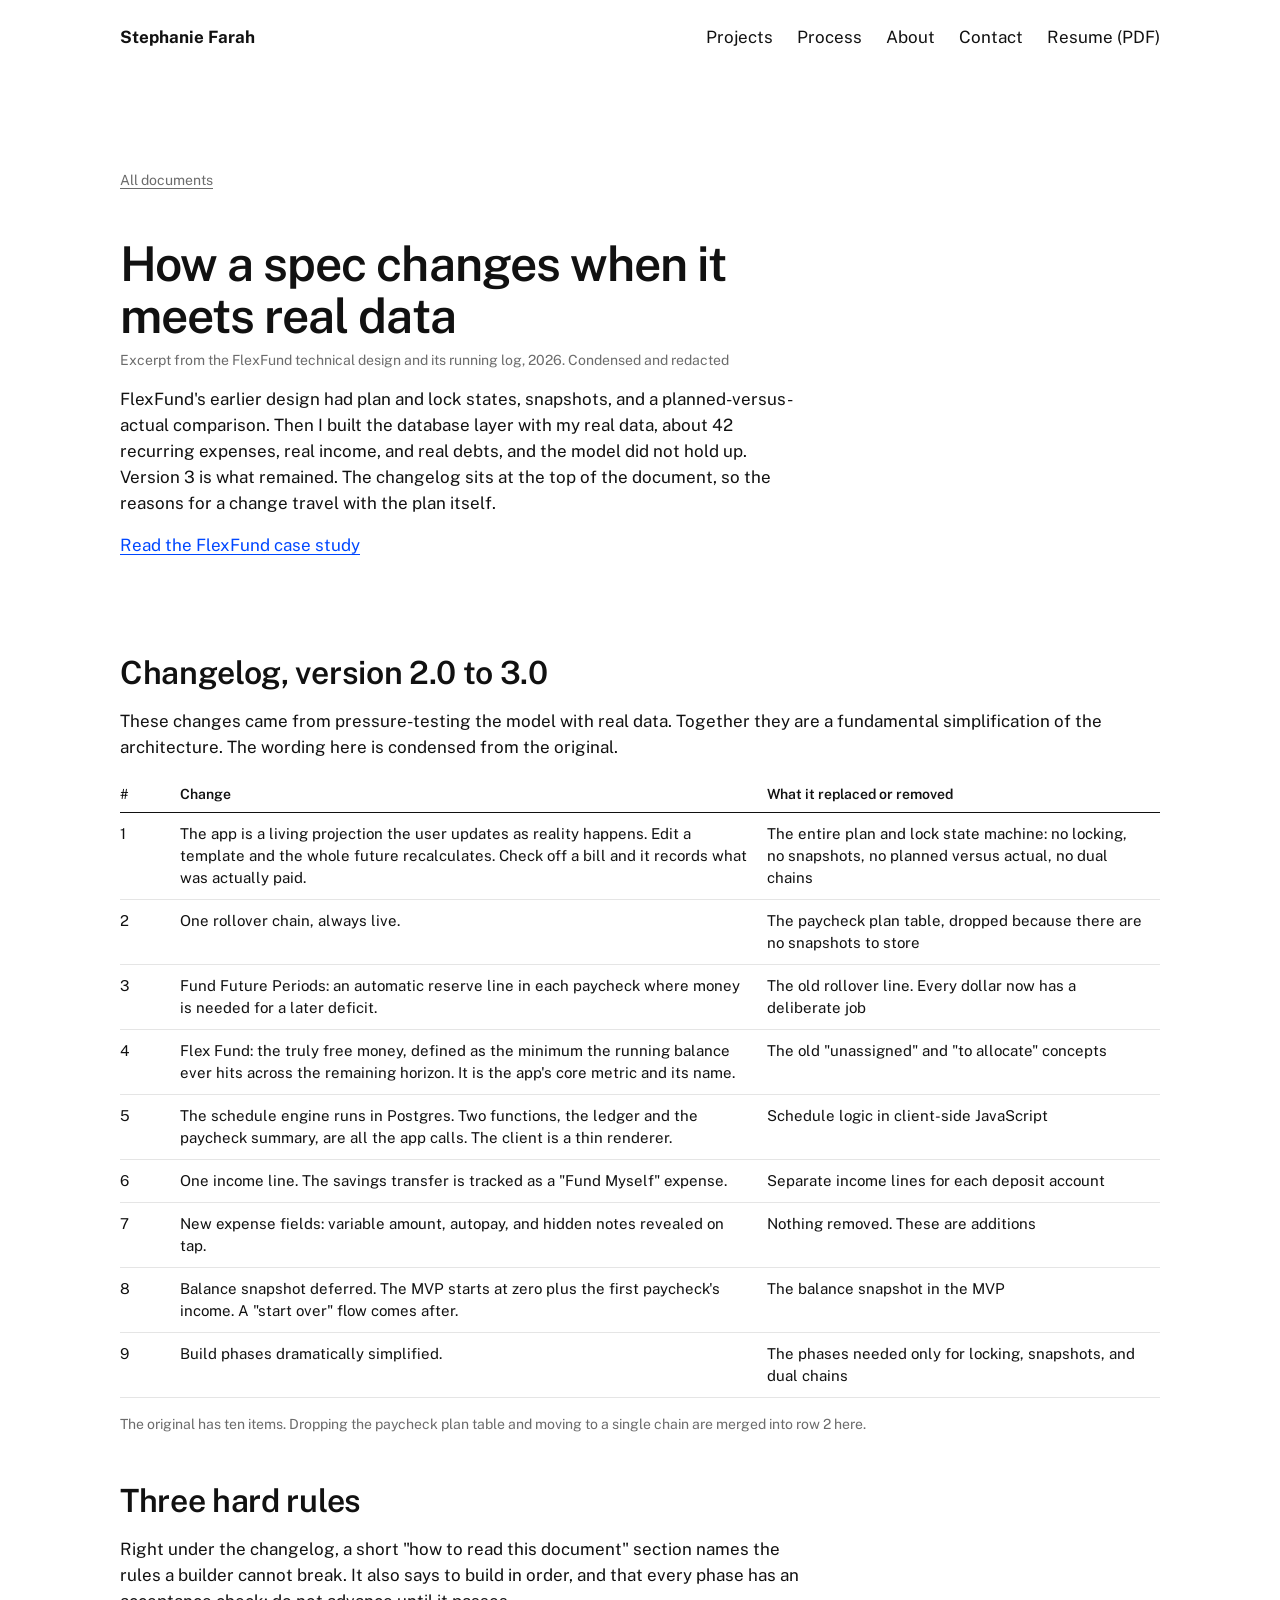
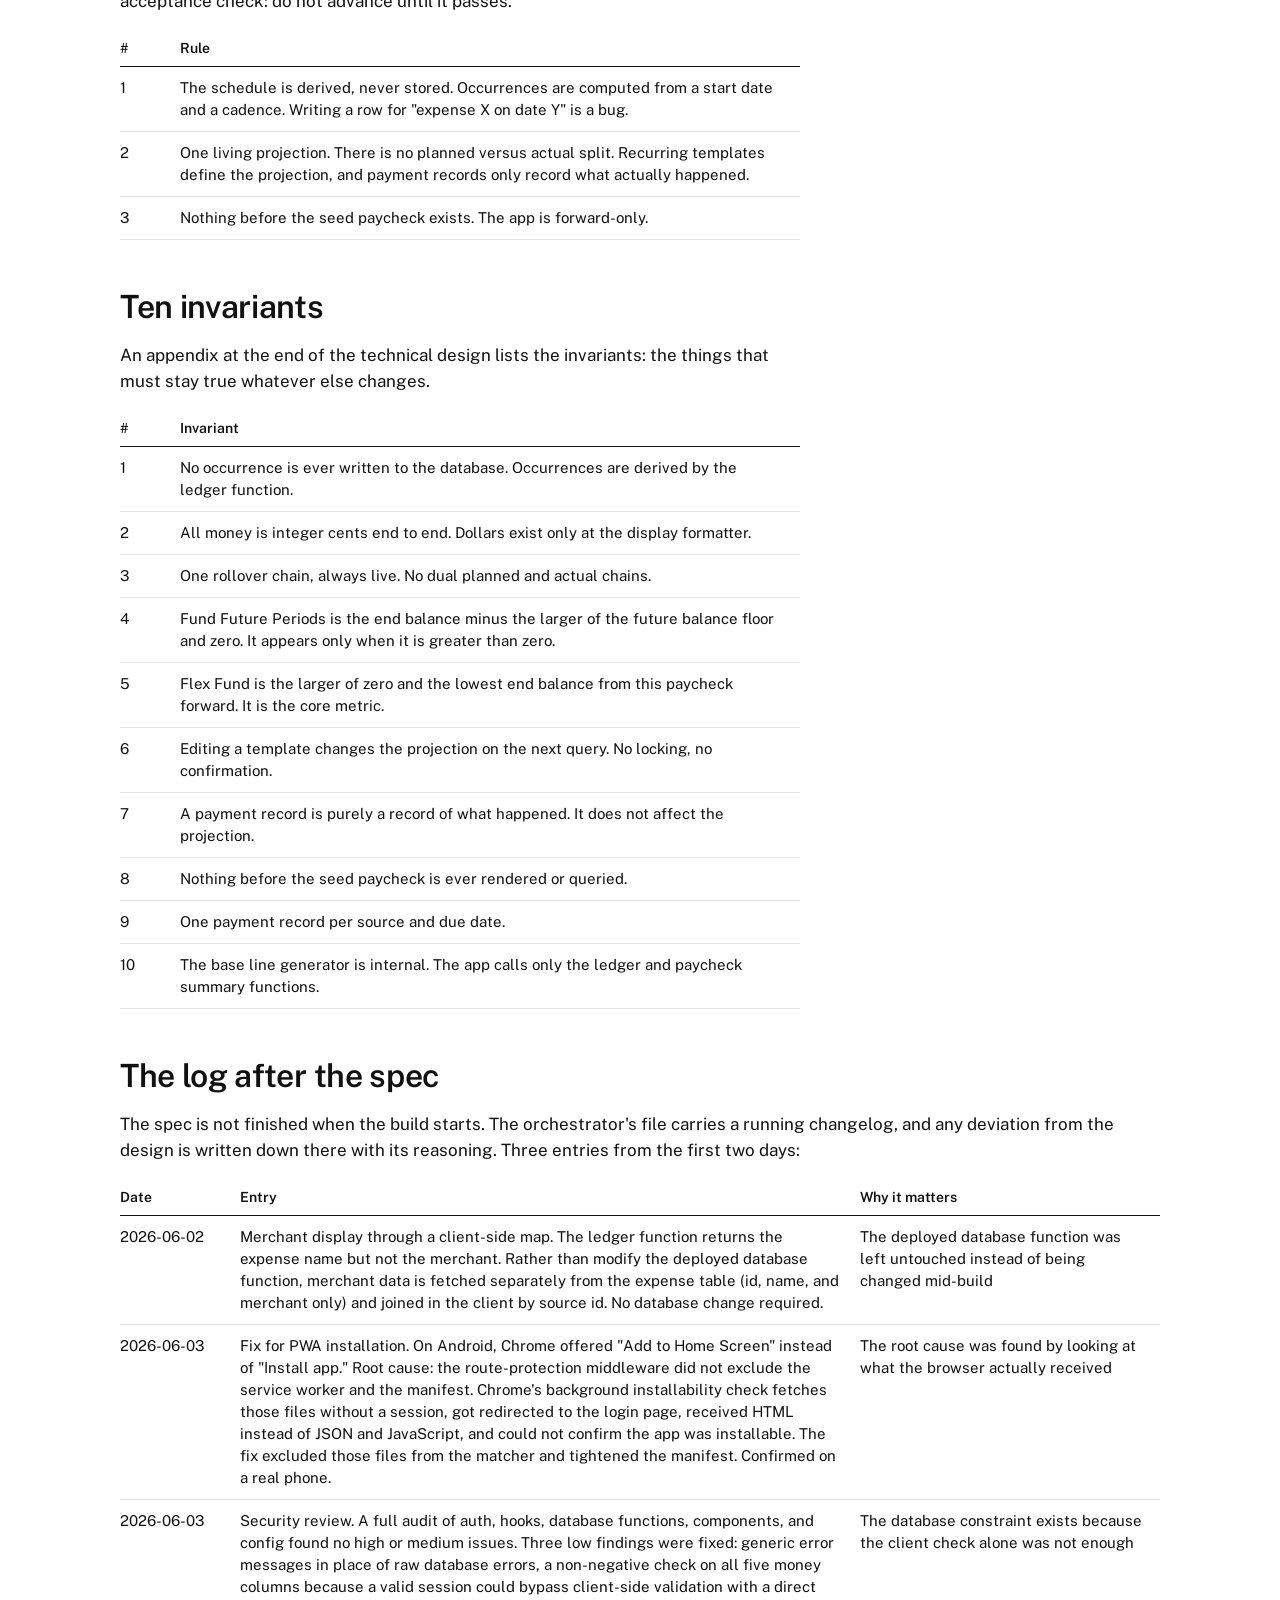
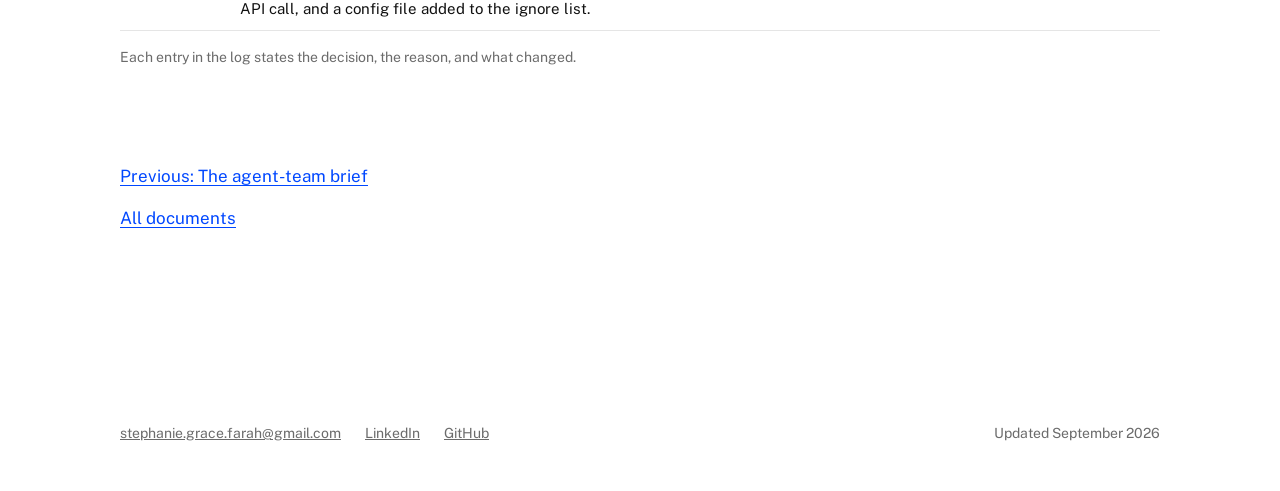
<file: documents/tdd-changelog.html>
<!doctype html>
<html lang="en">
<head>
<meta charset="utf-8">
<meta name="viewport" content="width=device-width, initial-scale=1">
<title>Stephanie Farah: How a spec changes</title>
<meta name="description" content="FlexFund's technical design changelog and invariants, showing what changed after building against real data and why.">
<meta property="og:type" content="website">
<meta property="og:url" content="https://stephaniegracefarah.github.io/portfolio-website/documents/tdd-changelog.html">
<meta property="og:title" content="Stephanie Farah: How a spec changes">
<meta property="og:description" content="FlexFund's technical design changelog and invariants, showing what changed after building against real data and why.">
<meta property="og:image" content="https://stephaniegracefarah.github.io/portfolio-website/assets/img/og-image.png">
<meta name="twitter:card" content="summary_large_image">
<link rel="preconnect" href="https://fonts.googleapis.com">
<link rel="preconnect" href="https://fonts.gstatic.com" crossorigin>
<link rel="stylesheet" href="https://fonts.googleapis.com/css2?family=Public+Sans:wght@400;600;700&display=swap">
<link rel="stylesheet" href="../assets/css/site.css">
</head>
<body>
<a class="skip-link" href="#main">Skip to content</a>
<header class="site-header">
<a class="site-name" href="../index.html">Stephanie Farah</a>
<nav class="site-nav" aria-label="Main">
<a href="../index.html">Projects</a>
<a href="../process.html">Process</a>
<a href="../about.html">About</a>
<a href="../contact.html">Contact</a>
<a href="../resume.pdf">Resume (PDF)</a>
</nav>
</header>

<main id="main" class="site-main">

<p class="caption"><a class="ink-muted" style="text-underline-offset: 3px;" href="../index.html#documents">All documents</a></p>

<section class="mt-5 measure-text">
<h1 class="display">How a spec changes when it meets real data</h1>
<p class="meta mt-2">Excerpt from the FlexFund technical design and its running log, 2026. Condensed and redacted</p>
<p class="body mt-3">FlexFund's earlier design had plan and lock states, snapshots, and a planned-versus-actual comparison. Then I built the database layer with my real data, about 42 recurring expenses, real income, and real debts, and the model did not hold up. Version 3 is what remained. The changelog sits at the top of the document, so the reasons for a change travel with the plan itself.</p>
<p class="body mt-3"><a class="body-link" href="../projects/flexfund.html">Read the FlexFund case study</a></p>
</section>

<div class="stack-5 mt-6">

<section class="stack-3 measure-wide">
<h2 class="heading-2">Changelog, version 2.0 to 3.0</h2>
<p class="body">These changes came from pressure-testing the model with real data. Together they are a fundamental simplification of the architecture. The wording here is condensed from the original.</p>
<table class="data-table">
<colgroup><col style="width: 60px;"><col><col></colgroup>
<thead>
<tr>
<th>#</th>
<th>Change</th>
<th>What it replaced or removed</th>
</tr>
</thead>
<tbody>
<tr>
<td>1</td>
<td>The app is a living projection the user updates as reality happens. Edit a template and the whole future recalculates. Check off a bill and it records what was actually paid.</td>
<td>The entire plan and lock state machine: no locking, no snapshots, no planned versus actual, no dual chains</td>
</tr>
<tr>
<td>2</td>
<td>One rollover chain, always live.</td>
<td>The paycheck plan table, dropped because there are no snapshots to store</td>
</tr>
<tr>
<td>3</td>
<td>Fund Future Periods: an automatic reserve line in each paycheck where money is needed for a later deficit.</td>
<td>The old rollover line. Every dollar now has a deliberate job</td>
</tr>
<tr>
<td>4</td>
<td>Flex Fund: the truly free money, defined as the minimum the running balance ever hits across the remaining horizon. It is the app's core metric and its name.</td>
<td>The old "unassigned" and "to allocate" concepts</td>
</tr>
<tr>
<td>5</td>
<td>The schedule engine runs in Postgres. Two functions, the ledger and the paycheck summary, are all the app calls. The client is a thin renderer.</td>
<td>Schedule logic in client-side JavaScript</td>
</tr>
<tr>
<td>6</td>
<td>One income line. The savings transfer is tracked as a "Fund Myself" expense.</td>
<td>Separate income lines for each deposit account</td>
</tr>
<tr>
<td>7</td>
<td>New expense fields: variable amount, autopay, and hidden notes revealed on tap.</td>
<td>Nothing removed. These are additions</td>
</tr>
<tr>
<td>8</td>
<td>Balance snapshot deferred. The MVP starts at zero plus the first paycheck's income. A "start over" flow comes after.</td>
<td>The balance snapshot in the MVP</td>
</tr>
<tr>
<td>9</td>
<td>Build phases dramatically simplified.</td>
<td>The phases needed only for locking, snapshots, and dual chains</td>
</tr>
</tbody>
</table>
<p class="caption">The original has ten items. Dropping the paycheck plan table and moving to a single chain are merged into row 2 here.</p>
</section>

<section class="stack-3 measure-text">
<h2 class="heading-2">Three hard rules</h2>
<p class="body">Right under the changelog, a short "how to read this document" section names the rules a builder cannot break. It also says to build in order, and that every phase has an acceptance check: do not advance until it passes.</p>
<table class="data-table">
<colgroup><col style="width: 60px;"><col></colgroup>
<thead>
<tr>
<th>#</th>
<th>Rule</th>
</tr>
</thead>
<tbody>
<tr><td>1</td><td>The schedule is derived, never stored. Occurrences are computed from a start date and a cadence. Writing a row for "expense X on date Y" is a bug.</td></tr>
<tr><td>2</td><td>One living projection. There is no planned versus actual split. Recurring templates define the projection, and payment records only record what actually happened.</td></tr>
<tr><td>3</td><td>Nothing before the seed paycheck exists. The app is forward-only.</td></tr>
</tbody>
</table>
</section>

<section class="stack-3 measure-text">
<h2 class="heading-2">Ten invariants</h2>
<p class="body">An appendix at the end of the technical design lists the invariants: the things that must stay true whatever else changes.</p>
<table class="data-table">
<colgroup><col style="width: 60px;"><col></colgroup>
<thead>
<tr>
<th>#</th>
<th>Invariant</th>
</tr>
</thead>
<tbody>
<tr><td>1</td><td>No occurrence is ever written to the database. Occurrences are derived by the ledger function.</td></tr>
<tr><td>2</td><td>All money is integer cents end to end. Dollars exist only at the display formatter.</td></tr>
<tr><td>3</td><td>One rollover chain, always live. No dual planned and actual chains.</td></tr>
<tr><td>4</td><td>Fund Future Periods is the end balance minus the larger of the future balance floor and zero. It appears only when it is greater than zero.</td></tr>
<tr><td>5</td><td>Flex Fund is the larger of zero and the lowest end balance from this paycheck forward. It is the core metric.</td></tr>
<tr><td>6</td><td>Editing a template changes the projection on the next query. No locking, no confirmation.</td></tr>
<tr><td>7</td><td>A payment record is purely a record of what happened. It does not affect the projection.</td></tr>
<tr><td>8</td><td>Nothing before the seed paycheck is ever rendered or queried.</td></tr>
<tr><td>9</td><td>One payment record per source and due date.</td></tr>
<tr><td>10</td><td>The base line generator is internal. The app calls only the ledger and paycheck summary functions.</td></tr>
</tbody>
</table>
</section>

<section class="stack-3 measure-wide">
<h2 class="heading-2">The log after the spec</h2>
<p class="body">The spec is not finished when the build starts. The orchestrator's file carries a running changelog, and any deviation from the design is written down there with its reasoning. Three entries from the first two days:</p>
<table class="data-table">
<colgroup><col style="width: 120px;"><col><col style="width: 300px;"></colgroup>
<thead>
<tr>
<th>Date</th>
<th>Entry</th>
<th>Why it matters</th>
</tr>
</thead>
<tbody>
<tr>
<td>2026-06-02</td>
<td>Merchant display through a client-side map. The ledger function returns the expense name but not the merchant. Rather than modify the deployed database function, merchant data is fetched separately from the expense table (id, name, and merchant only) and joined in the client by source id. No database change required.</td>
<td>The deployed database function was left untouched instead of being changed mid-build</td>
</tr>
<tr>
<td>2026-06-03</td>
<td>Fix for PWA installation. On Android, Chrome offered "Add to Home Screen" instead of "Install app." Root cause: the route-protection middleware did not exclude the service worker and the manifest. Chrome's background installability check fetches those files without a session, got redirected to the login page, received HTML instead of JSON and JavaScript, and could not confirm the app was installable. The fix excluded those files from the matcher and tightened the manifest. Confirmed on a real phone.</td>
<td>The root cause was found by looking at what the browser actually received</td>
</tr>
<tr>
<td>2026-06-03</td>
<td>Security review. A full audit of auth, hooks, database functions, components, and config found no high or medium issues. Three low findings were fixed: generic error messages in place of raw database errors, a non-negative check on all five money columns because a valid session could bypass client-side validation with a direct API call, and a config file added to the ignore list.</td>
<td>The database constraint exists because the client check alone was not enough</td>
</tr>
</tbody>
</table>
<p class="caption">Each entry in the log states the decision, the reason, and what changed.</p>
</section>

</div>

<div class="project-nav mt-6 measure-wide">
<a class="body-link" href="agent-team.html">Previous: The agent-team brief</a>
</div>
<p class="body mt-3 measure-text"><a class="body-link" href="../index.html#documents">All documents</a></p>

</main>

<footer class="site-footer">
<div class="site-footer-links">
<a href="mailto:stephanie.grace.farah@gmail.com">stephanie.grace.farah@gmail.com</a>
<a href="https://www.linkedin.com/in/stephaniegfarah/" target="_blank" rel="noopener">LinkedIn</a>
<a href="https://github.com/stephaniegracefarah" target="_blank" rel="noopener">GitHub</a>
</div>
<span>Updated September 2026</span>
</footer>
</body>
</html>
</file>
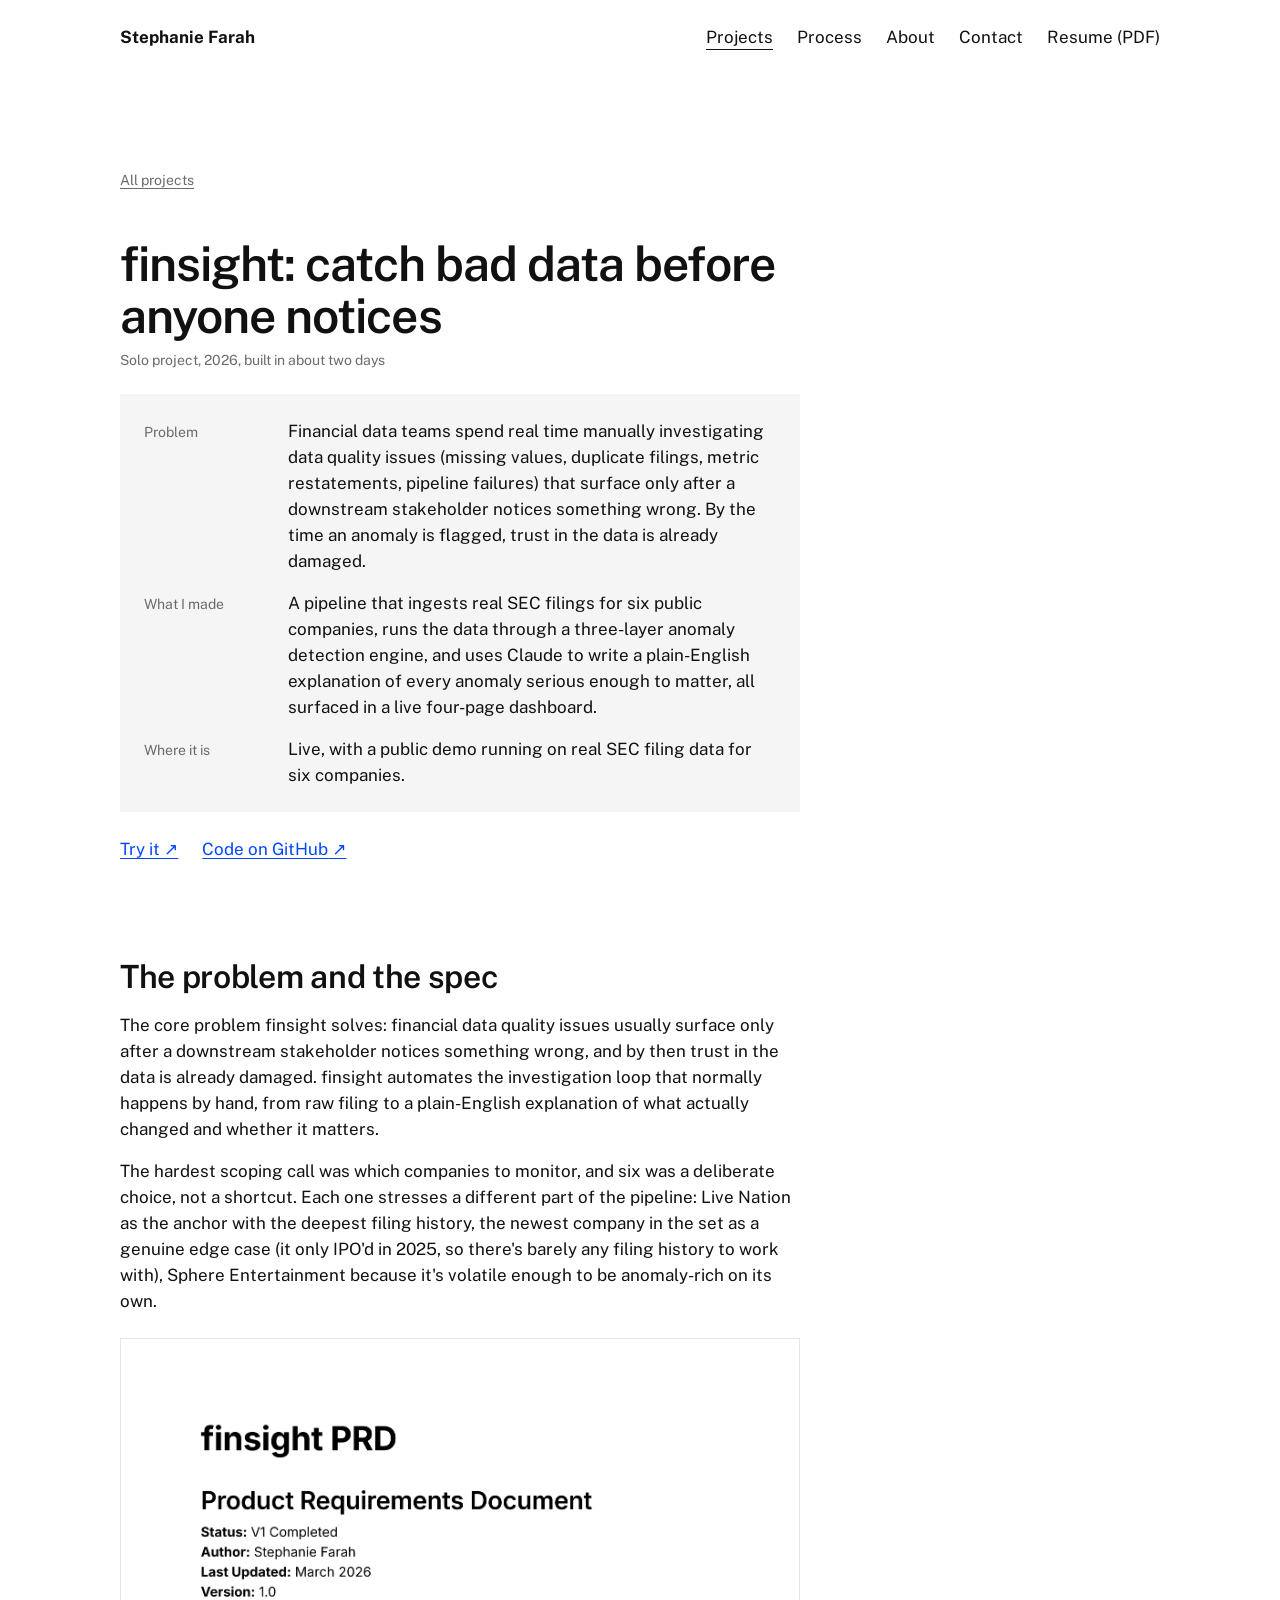
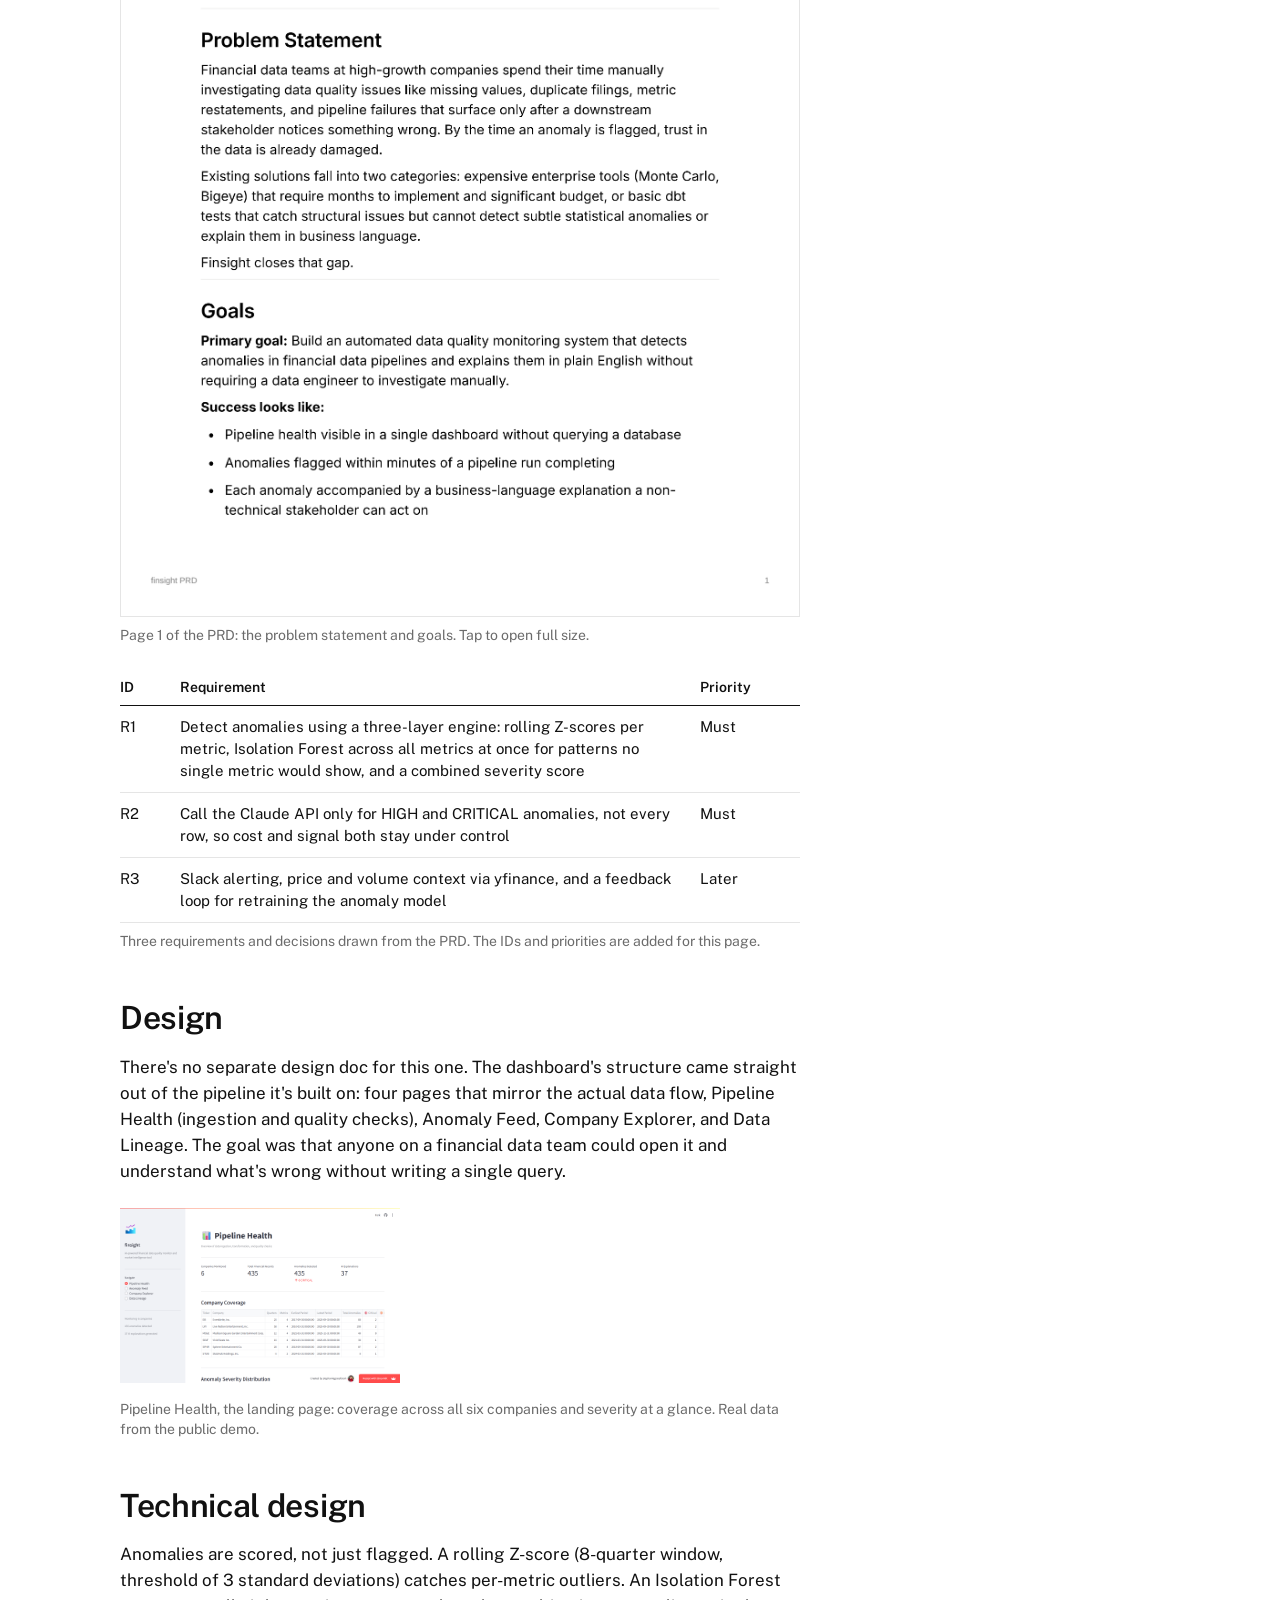
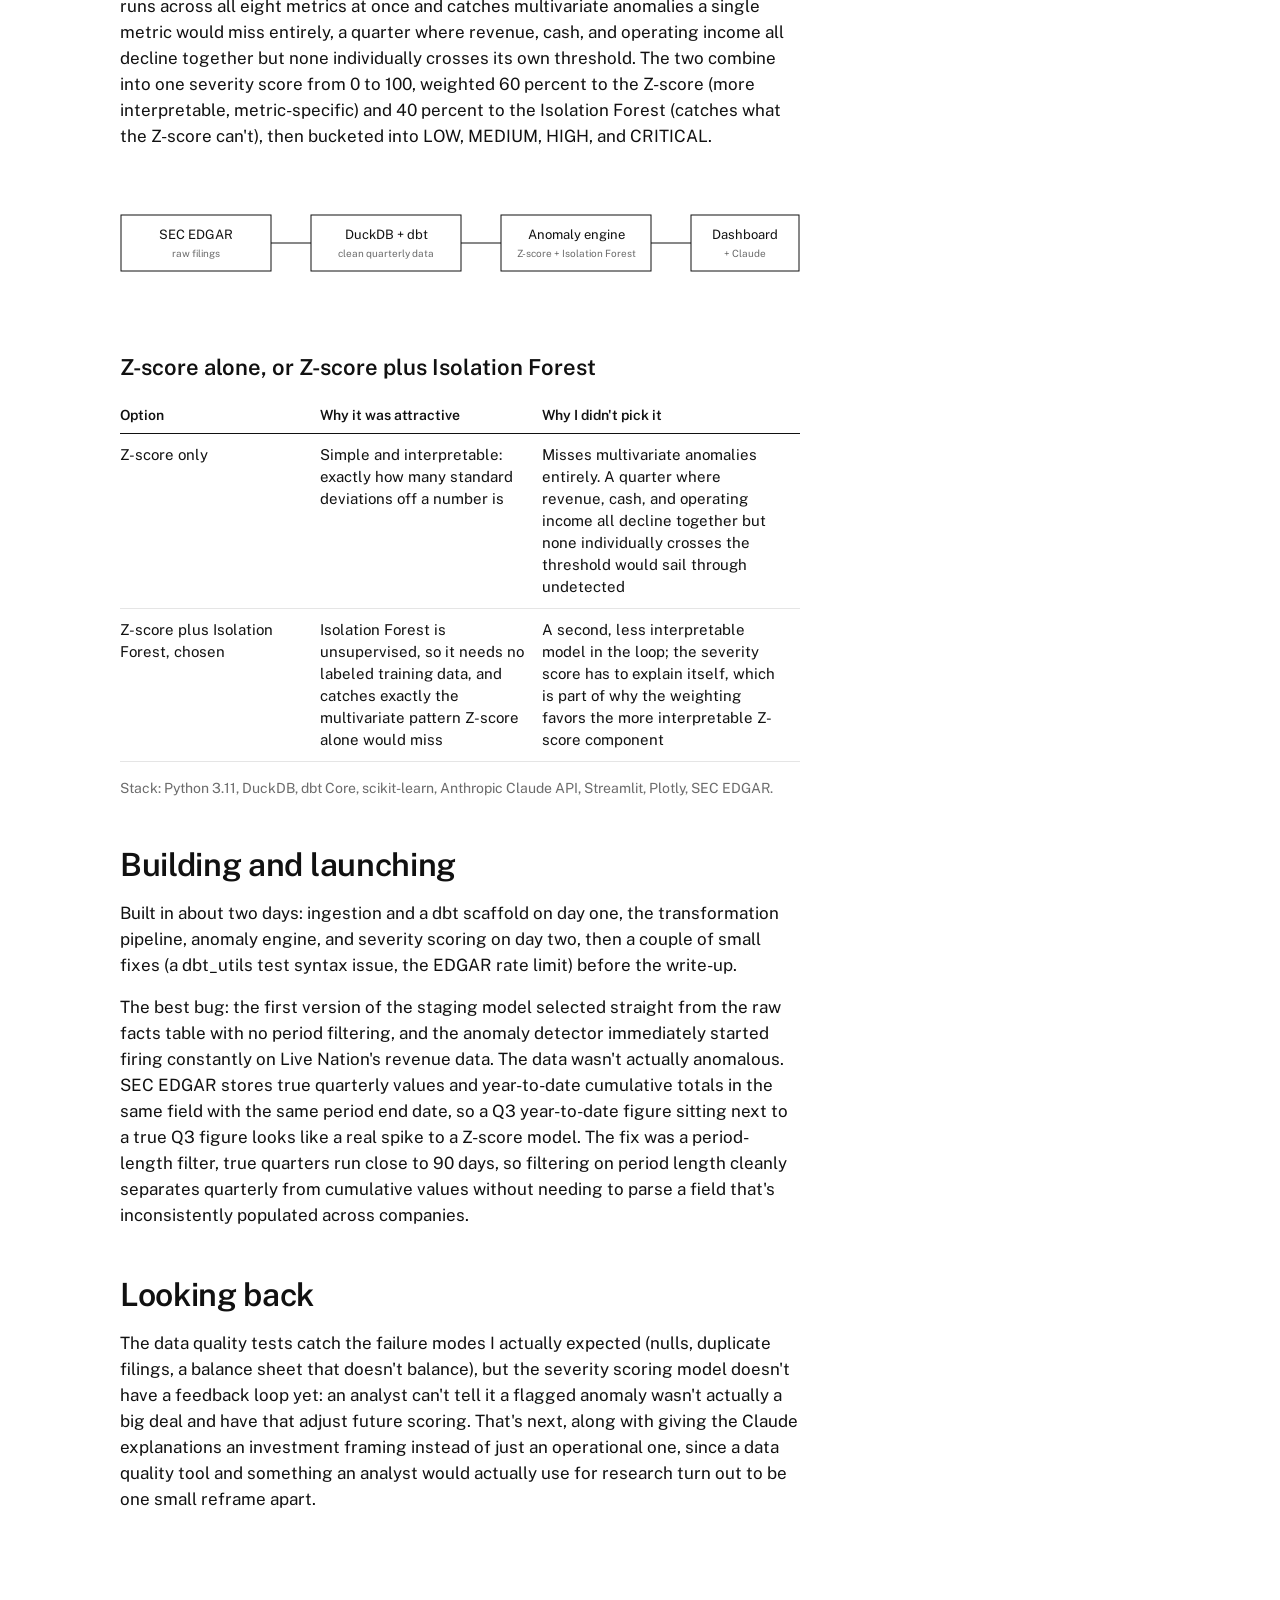
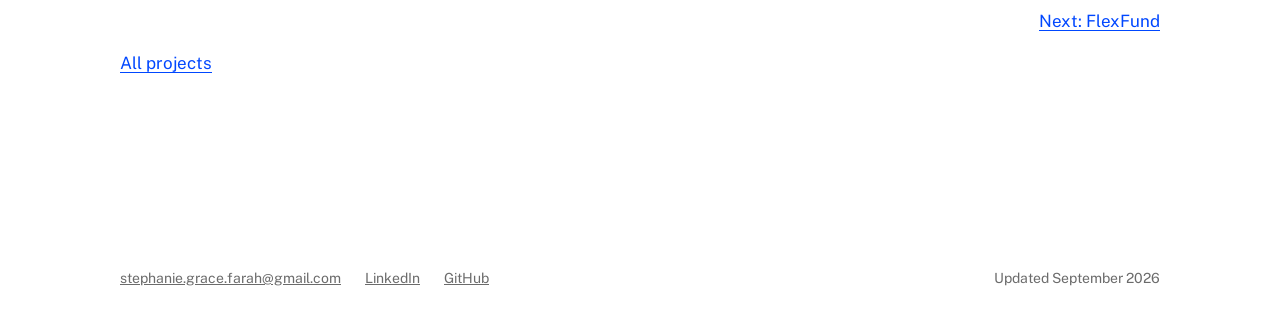
<file: projects/finsight.html>
<!doctype html>
<html lang="en">
<head>
<meta charset="utf-8">
<meta name="viewport" content="width=device-width, initial-scale=1">
<title>Stephanie Farah: finsight</title>
<meta name="description" content="An AI-powered pipeline that detects and explains financial data quality issues in real SEC filings.">
<meta property="og:type" content="website">
<meta property="og:url" content="https://stephaniegracefarah.github.io/portfolio-website/projects/finsight.html">
<meta property="og:title" content="Stephanie Farah: finsight">
<meta property="og:description" content="An AI-powered pipeline that detects and explains financial data quality issues in real SEC filings.">
<meta property="og:image" content="https://stephaniegracefarah.github.io/portfolio-website/assets/img/og-image.png">
<meta name="twitter:card" content="summary_large_image">
<link rel="preconnect" href="https://fonts.googleapis.com">
<link rel="preconnect" href="https://fonts.gstatic.com" crossorigin>
<link rel="stylesheet" href="https://fonts.googleapis.com/css2?family=Public+Sans:wght@400;600;700&display=swap">
<link rel="stylesheet" href="../assets/css/site.css">
</head>
<body>
<a class="skip-link" href="#main">Skip to content</a>
<header class="site-header">
<a class="site-name" href="../index.html">Stephanie Farah</a>
<nav class="site-nav" aria-label="Main">
<a href="../index.html" aria-current="page">Projects</a>
<a href="../process.html">Process</a>
<a href="../about.html">About</a>
<a href="../contact.html">Contact</a>
<a href="../resume.pdf">Resume (PDF)</a>
</nav>
</header>

<main id="main" class="site-main">

<p class="caption"><a class="ink-muted" style="text-underline-offset: 3px;" href="../index.html#projects">All projects</a></p>

<section class="mt-5 measure-text">
<h1 class="display">finsight: catch bad data before anyone notices</h1>
<p class="meta mt-2">Solo project, 2026, built in about two days</p>

<dl class="case-study-summary">
<dt>Problem</dt>
<dd>Financial data teams spend real time manually investigating data quality issues (missing values, duplicate filings, metric restatements, pipeline failures) that surface only after a downstream stakeholder notices something wrong. By the time an anomaly is flagged, trust in the data is already damaged.</dd>
<dt>What I made</dt>
<dd>A pipeline that ingests real SEC filings for six public companies, runs the data through a three-layer anomaly detection engine, and uses Claude to write a plain-English explanation of every anomaly serious enough to matter, all surfaced in a live four-page dashboard.</dd>
<dt>Where it is</dt>
<dd>Live, with a public demo running on real SEC filing data for six companies.</dd>
</dl>

<p class="link-row">
<a class="body-link external-link" href="https://finsight-demo.streamlit.app" target="_blank" rel="noopener">Try it</a>
<a class="body-link external-link" href="https://github.com/stephaniegracefarah/finsight" target="_blank" rel="noopener">Code on GitHub</a>
</p>
</section>

<div class="stack-5 mt-6">

<section class="stack-3 measure-text">
<h2 class="heading-2">The problem and the spec</h2>
<p class="body">The core problem finsight solves: financial data quality issues usually surface only after a downstream stakeholder notices something wrong, and by then trust in the data is already damaged. finsight automates the investigation loop that normally happens by hand, from raw filing to a plain-English explanation of what actually changed and whether it matters.</p>
<p class="body">The hardest scoping call was which companies to monitor, and six was a deliberate choice, not a shortcut. Each one stresses a different part of the pipeline: Live Nation as the anchor with the deepest filing history, the newest company in the set as a genuine edge case (it only IPO'd in 2025, so there's barely any filing history to work with), Sphere Entertainment because it's volatile enough to be anomaly-rich on its own.</p>

<figure class="stack-2 mt-2">
<a href="../assets/img/finsight-prd-page-1.png"><img class="doc-page" src="../assets/img/finsight-prd-page-1.png" width="1487" height="1925" alt="Page 1 of the finsight PRD: the title block (status V1 completed, author Stephanie Farah, last updated March 2026, version 1.0), a problem statement about data quality issues that surface only after a stakeholder notices and why existing tools fall short, and the goals with the first success criteria." loading="lazy"></a>
<figcaption class="caption">Page 1 of the PRD: the problem statement and goals. Tap to open full size.</figcaption>
</figure>

<div class="stack-2 mt-2">
<table class="data-table">
<colgroup><col style="width: 60px;"><col><col style="width: 100px;"></colgroup>
<thead>
<tr>
<th>ID</th>
<th>Requirement</th>
<th>Priority</th>
</tr>
</thead>
<tbody>
<tr>
<td>R1</td>
<td>Detect anomalies using a three-layer engine: rolling Z-scores per metric, Isolation Forest across all metrics at once for patterns no single metric would show, and a combined severity score</td>
<td>Must</td>
</tr>
<tr>
<td>R2</td>
<td>Call the Claude API only for HIGH and CRITICAL anomalies, not every row, so cost and signal both stay under control</td>
<td>Must</td>
</tr>
<tr>
<td>R3</td>
<td>Slack alerting, price and volume context via yfinance, and a feedback loop for retraining the anomaly model</td>
<td>Later</td>
</tr>
</tbody>
</table>
<p class="caption">Three requirements and decisions drawn from the PRD. The IDs and priorities are added for this page.</p>
</div>
</section>

<section class="stack-3 measure-text">
<h2 class="heading-2">Design</h2>
<p class="body">There's no separate design doc for this one. The dashboard's structure came straight out of the pipeline it's built on: four pages that mirror the actual data flow, Pipeline Health (ingestion and quality checks), Anomaly Feed, Company Explorer, and Data Lineage. The goal was that anyone on a financial data team could open it and understand what's wrong without writing a single query.</p>
<img class="figure-single" src="../assets/img/finsight-dashboard.png" alt="finsight's Pipeline Health dashboard page: six companies monitored, 435 financial records, 435 anomalies detected (8 critical), 37 AI explanations generated, and a company coverage table with real SEC filing counts per ticker.">
<p class="caption">Pipeline Health, the landing page: coverage across all six companies and severity at a glance. Real data from the public demo.</p>
</section>

<section class="stack-3 measure-text">
<h2 class="heading-2">Technical design</h2>
<p class="body">Anomalies are scored, not just flagged. A rolling Z-score (8-quarter window, threshold of 3 standard deviations) catches per-metric outliers. An Isolation Forest runs across all eight metrics at once and catches multivariate anomalies a single metric would miss entirely, a quarter where revenue, cash, and operating income all decline together but none individually crosses its own threshold. The two combine into one severity score from 0 to 100, weighted 60 percent to the Z-score (more interpretable, metric-specific) and 40 percent to the Isolation Forest (catches what the Z-score can't), then bucketed into LOW, MEDIUM, HIGH, and CRITICAL.</p>

<div class="architecture-diagram">
<svg viewBox="0 0 680 140" role="img" aria-label="Architecture diagram: SEC EDGAR data flows through ingestion into DuckDB and dbt, then into the anomaly engine, then into the dashboard with Claude-generated explanations.">
<g font-size="13">
<rect class="diagram-box" x="1" y="42" width="150" height="56"></rect>
<text class="diagram-label" x="76" y="66" text-anchor="middle">SEC EDGAR</text>
<text class="diagram-label-muted" x="76" y="84" text-anchor="middle" font-size="10">raw filings</text>

<rect class="diagram-box" x="191" y="42" width="150" height="56"></rect>
<text class="diagram-label" x="266" y="66" text-anchor="middle">DuckDB + dbt</text>
<text class="diagram-label-muted" x="266" y="84" text-anchor="middle" font-size="10">clean quarterly data</text>

<rect class="diagram-box" x="381" y="42" width="150" height="56"></rect>
<text class="diagram-label" x="456" y="66" text-anchor="middle">Anomaly engine</text>
<text class="diagram-label-muted" x="456" y="84" text-anchor="middle" font-size="10">Z-score + Isolation Forest</text>

<rect class="diagram-box" x="571" y="42" width="108" height="56"></rect>
<text class="diagram-label" x="625" y="66" text-anchor="middle">Dashboard</text>
<text class="diagram-label-muted" x="625" y="84" text-anchor="middle" font-size="10">+ Claude</text>

<line class="diagram-line" x1="151" y1="70" x2="191" y2="70"></line>
<line class="diagram-line" x1="341" y1="70" x2="381" y2="70"></line>
<line class="diagram-line" x1="531" y1="70" x2="571" y2="70"></line>
</g>
</svg>
</div>

<h3 class="heading-3 mt-4">Z-score alone, or Z-score plus Isolation Forest</h3>
<table class="data-table">
<colgroup><col style="width: 200px;"><col><col></colgroup>
<thead>
<tr>
<th>Option</th>
<th>Why it was attractive</th>
<th>Why I didn't pick it</th>
</tr>
</thead>
<tbody>
<tr>
<td>Z-score only</td>
<td>Simple and interpretable: exactly how many standard deviations off a number is</td>
<td>Misses multivariate anomalies entirely. A quarter where revenue, cash, and operating income all decline together but none individually crosses the threshold would sail through undetected</td>
</tr>
<tr>
<td>Z-score plus Isolation Forest, chosen</td>
<td>Isolation Forest is unsupervised, so it needs no labeled training data, and catches exactly the multivariate pattern Z-score alone would miss</td>
<td>A second, less interpretable model in the loop; the severity score has to explain itself, which is part of why the weighting favors the more interpretable Z-score component</td>
</tr>
</tbody>
</table>
<p class="caption">Stack: Python 3.11, DuckDB, dbt Core, scikit-learn, Anthropic Claude API, Streamlit, Plotly, SEC EDGAR.</p>
</section>

<section class="stack-3 measure-text">
<h2 class="heading-2">Building and launching</h2>
<p class="body">Built in about two days: ingestion and a dbt scaffold on day one, the transformation pipeline, anomaly engine, and severity scoring on day two, then a couple of small fixes (a dbt_utils test syntax issue, the EDGAR rate limit) before the write-up.</p>
<p class="body">The best bug: the first version of the staging model selected straight from the raw facts table with no period filtering, and the anomaly detector immediately started firing constantly on Live Nation's revenue data. The data wasn't actually anomalous. SEC EDGAR stores true quarterly values and year-to-date cumulative totals in the same field with the same period end date, so a Q3 year-to-date figure sitting next to a true Q3 figure looks like a real spike to a Z-score model. The fix was a period-length filter, true quarters run close to 90 days, so filtering on period length cleanly separates quarterly from cumulative values without needing to parse a field that's inconsistently populated across companies.</p>
</section>

<section class="stack-3 measure-text">
<h2 class="heading-2">Looking back</h2>
<p class="body">The data quality tests catch the failure modes I actually expected (nulls, duplicate filings, a balance sheet that doesn't balance), but the severity scoring model doesn't have a feedback loop yet: an analyst can't tell it a flagged anomaly wasn't actually a big deal and have that adjust future scoring. That's next, along with giving the Claude explanations an investment framing instead of just an operational one, since a data quality tool and something an analyst would actually use for research turn out to be one small reframe apart.</p>
</section>

</div>

<div class="project-nav mt-6 measure-wide">
<a class="body-link next-link" href="flexfund.html">Next: FlexFund</a>
</div>
<p class="body mt-3 measure-text"><a class="body-link" href="../index.html#projects">All projects</a></p>

</main>

<footer class="site-footer">
<div class="site-footer-links">
<a href="mailto:stephanie.grace.farah@gmail.com">stephanie.grace.farah@gmail.com</a>
<a href="https://www.linkedin.com/in/stephaniegfarah/" target="_blank" rel="noopener">LinkedIn</a>
<a href="https://github.com/stephaniegracefarah" target="_blank" rel="noopener">GitHub</a>
</div>
<span>Updated September 2026</span>
</footer>
</body>
</html>
</file>
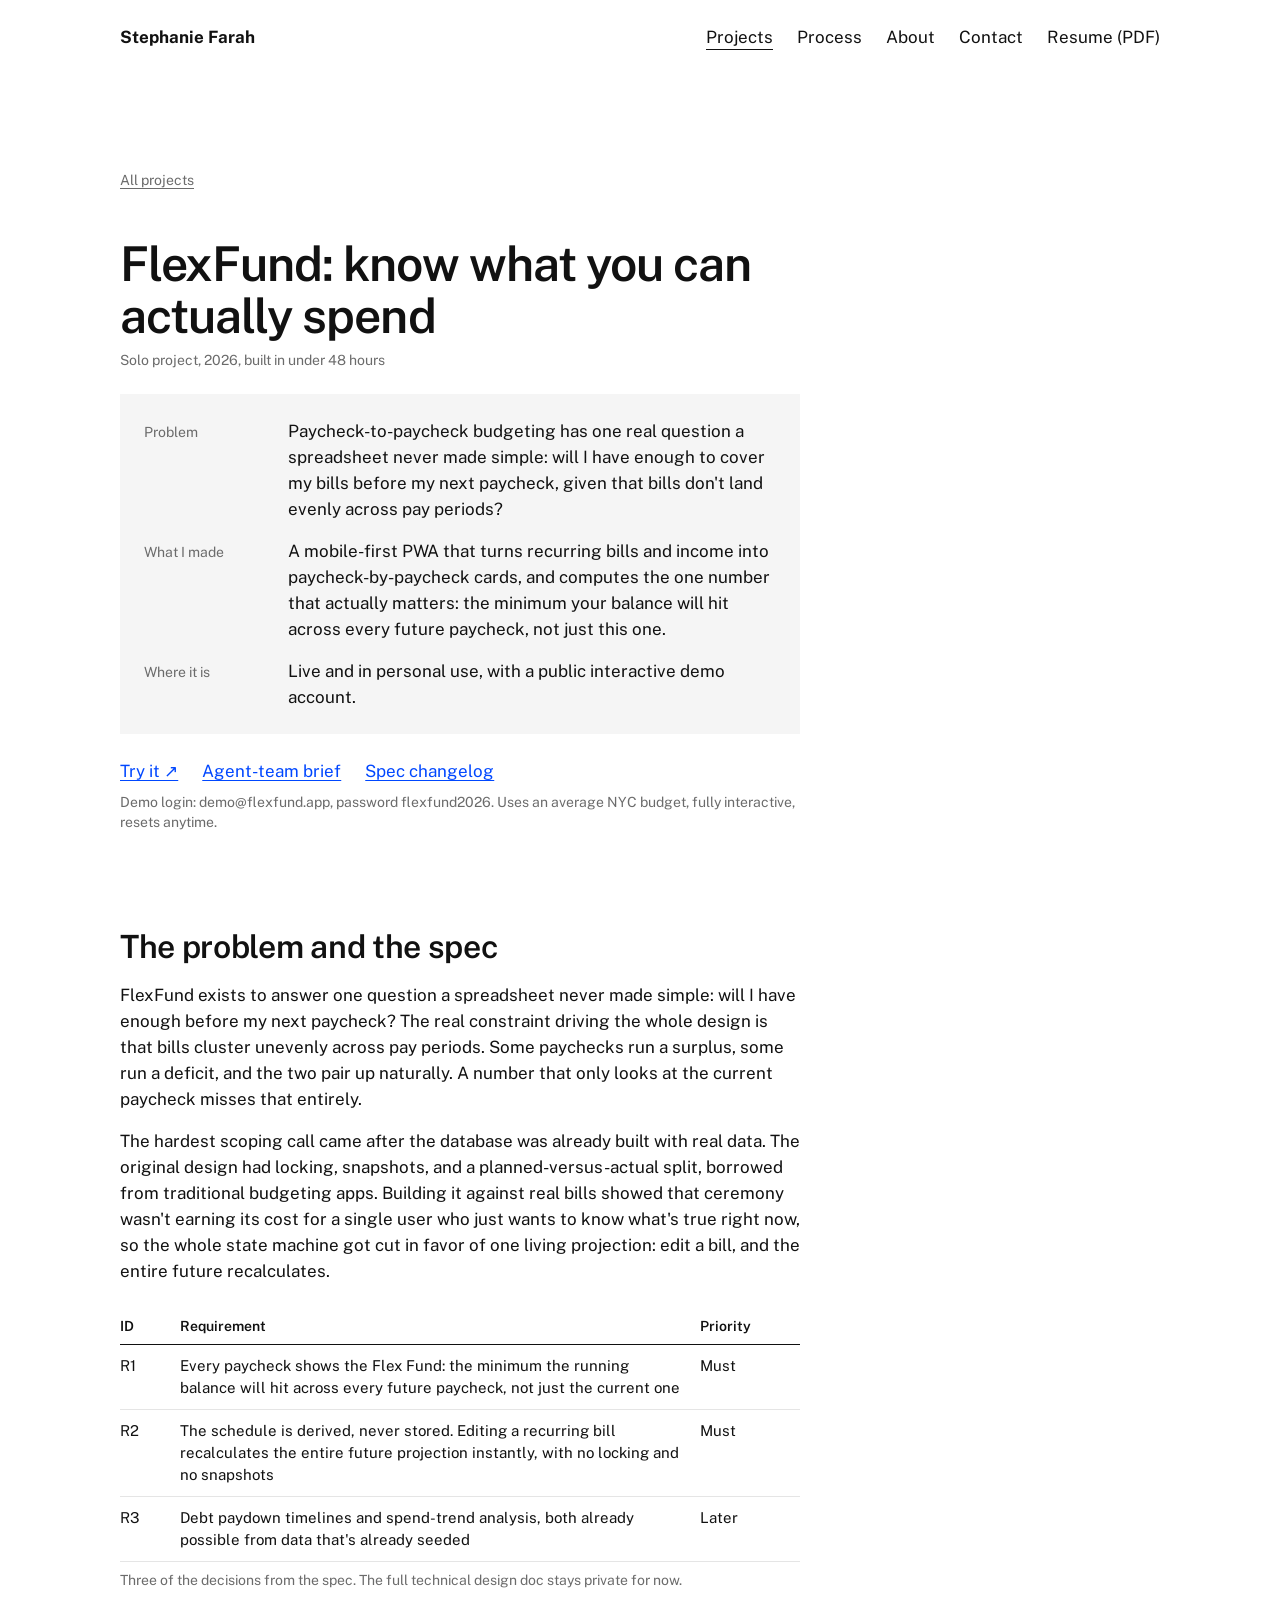
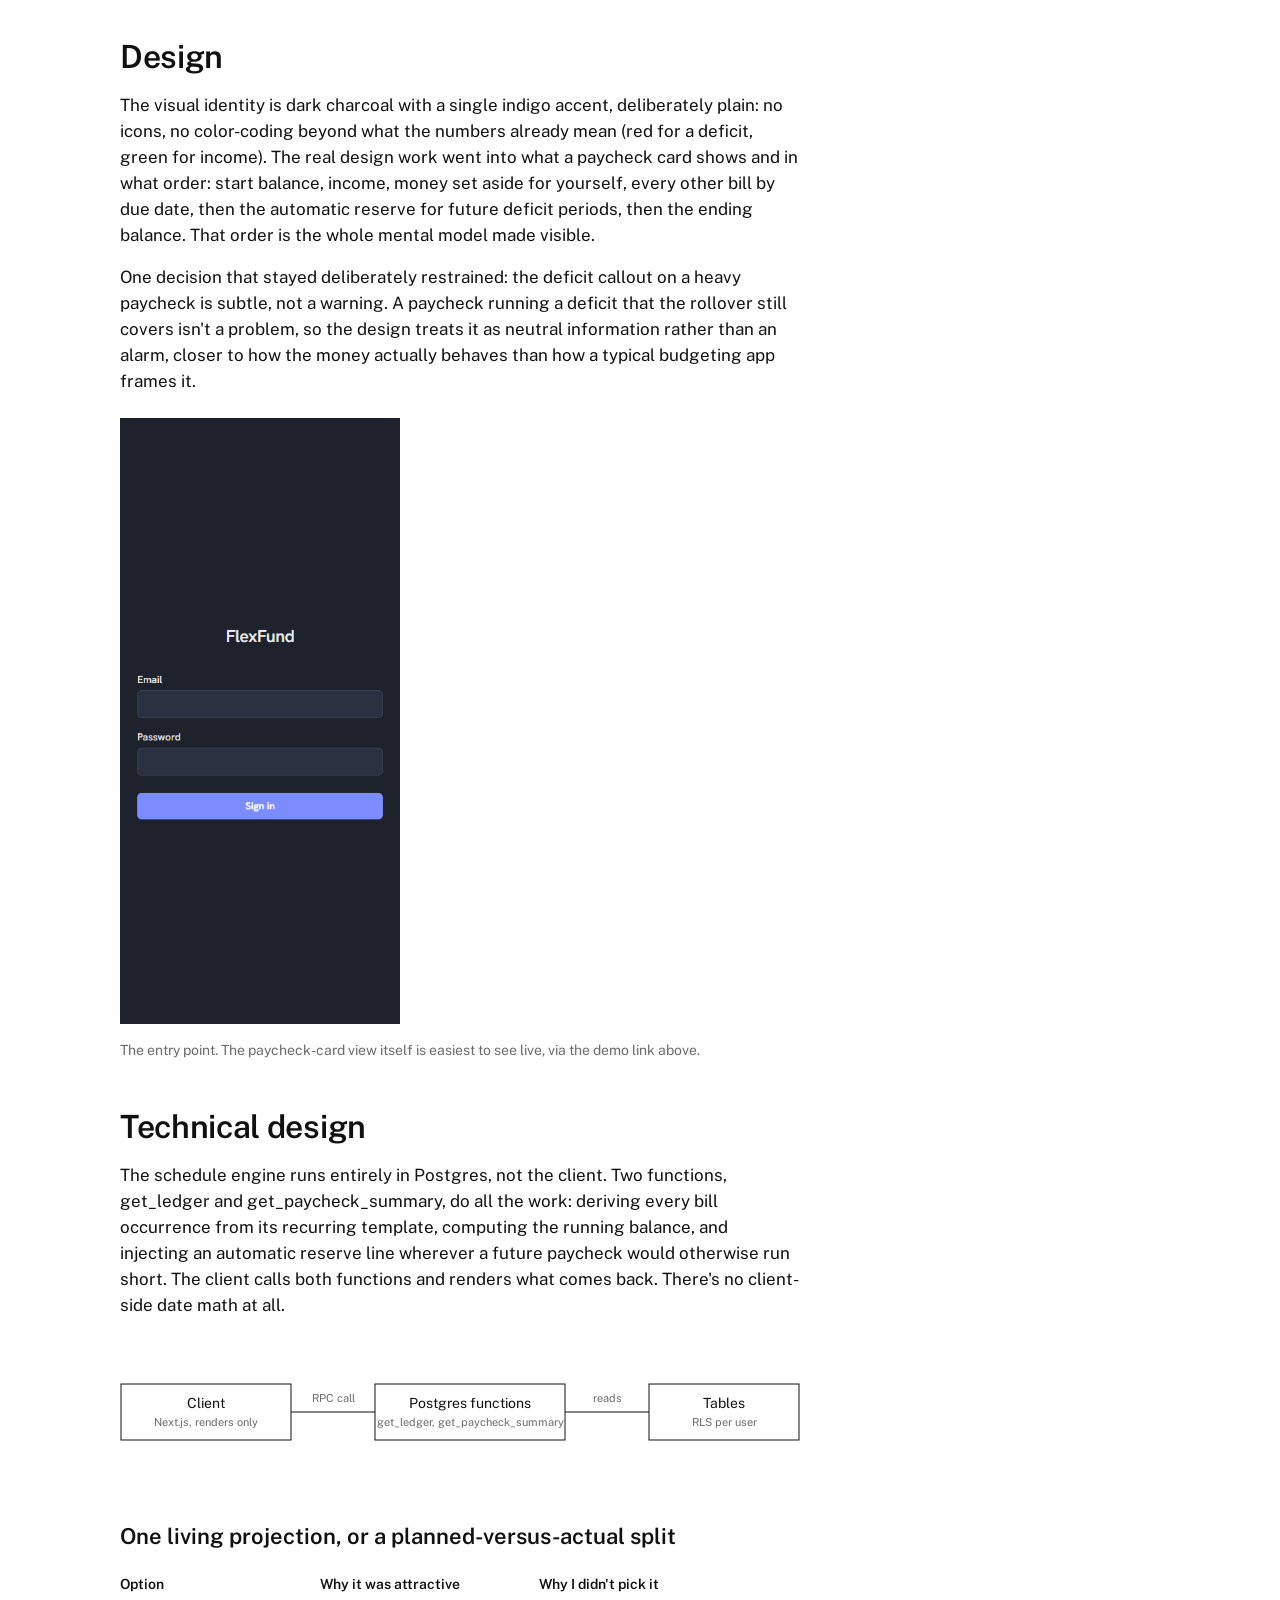
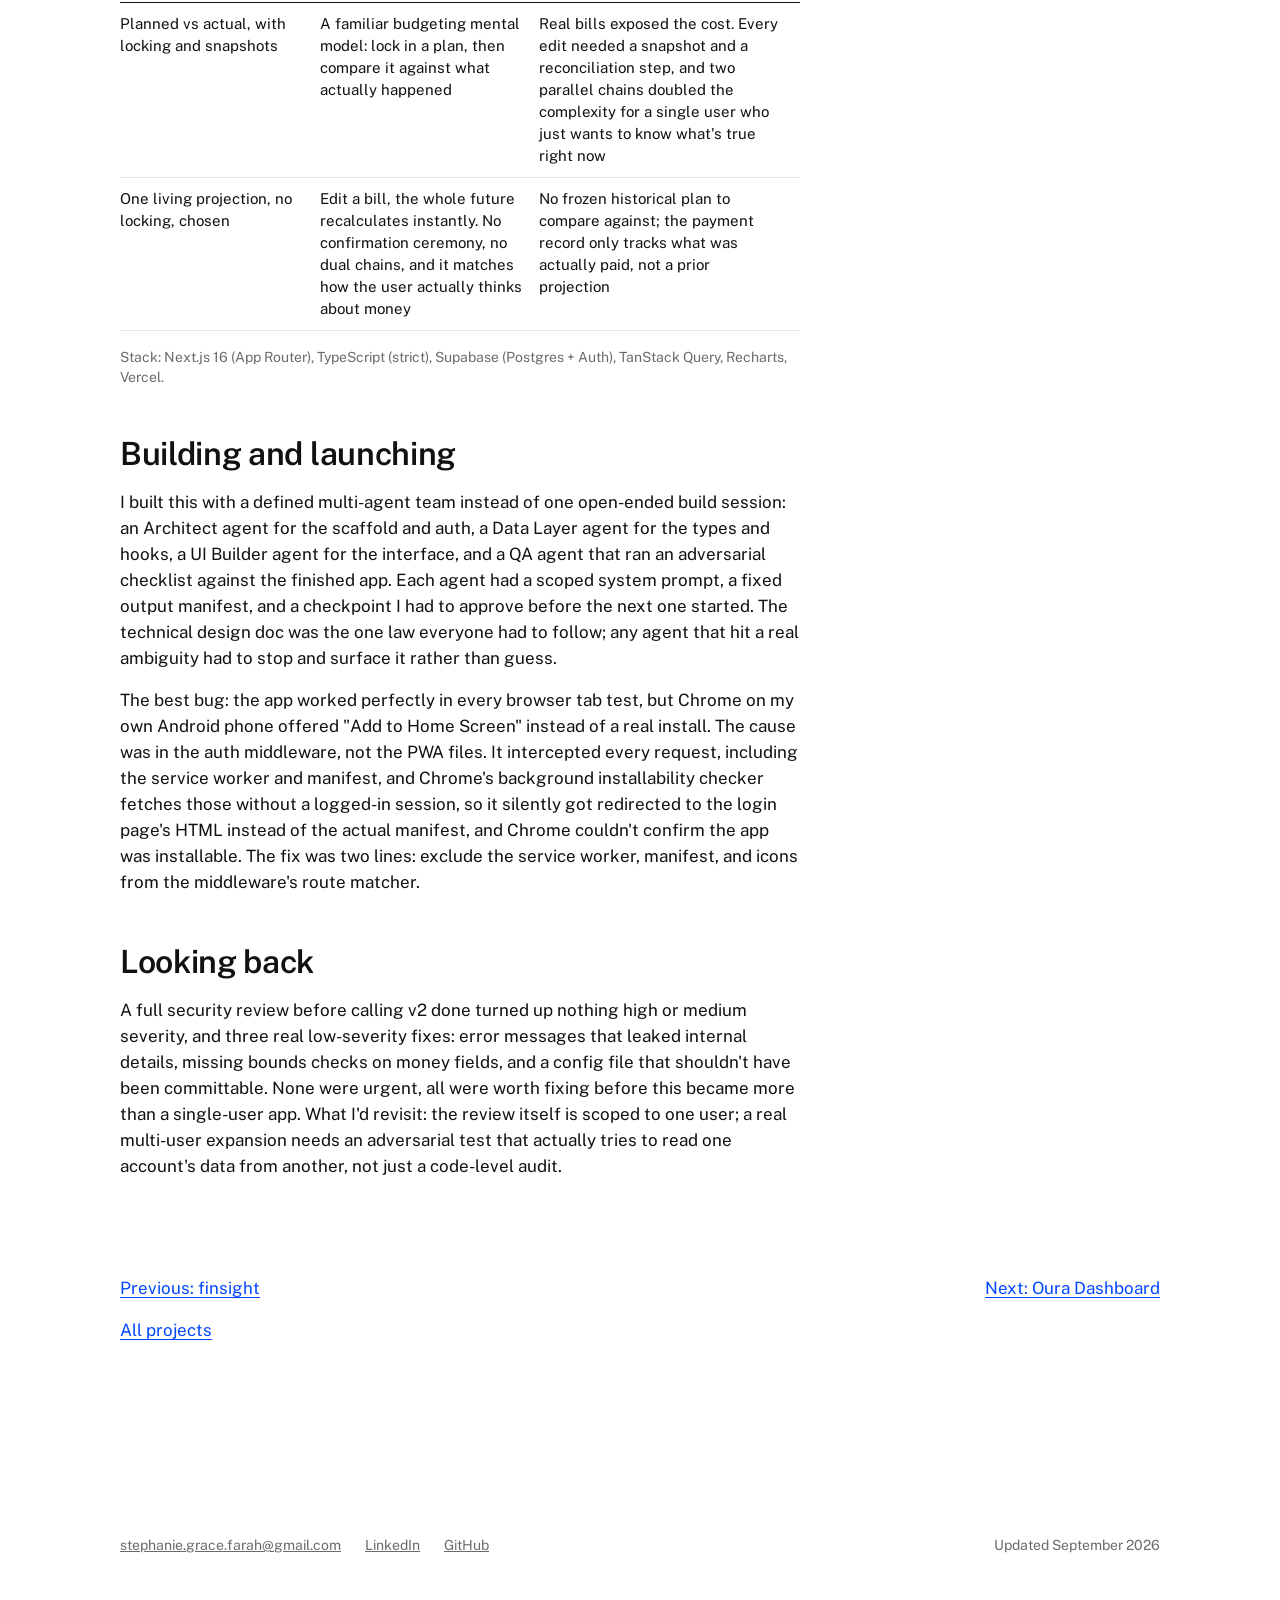
<file: projects/flexfund.html>
<!doctype html>
<html lang="en">
<head>
<meta charset="utf-8">
<meta name="viewport" content="width=device-width, initial-scale=1">
<title>Stephanie Farah: FlexFund</title>
<meta name="description" content="A mobile-first PWA that turns recurring bills and income into paycheck-by-paycheck cash-flow cards.">
<meta property="og:type" content="website">
<meta property="og:url" content="https://stephaniegracefarah.github.io/portfolio-website/projects/flexfund.html">
<meta property="og:title" content="Stephanie Farah: FlexFund">
<meta property="og:description" content="A mobile-first PWA that turns recurring bills and income into paycheck-by-paycheck cash-flow cards.">
<meta property="og:image" content="https://stephaniegracefarah.github.io/portfolio-website/assets/img/og-image.png">
<meta name="twitter:card" content="summary_large_image">
<link rel="preconnect" href="https://fonts.googleapis.com">
<link rel="preconnect" href="https://fonts.gstatic.com" crossorigin>
<link rel="stylesheet" href="https://fonts.googleapis.com/css2?family=Public+Sans:wght@400;600;700&display=swap">
<link rel="stylesheet" href="../assets/css/site.css">
</head>
<body>
<a class="skip-link" href="#main">Skip to content</a>
<header class="site-header">
<a class="site-name" href="../index.html">Stephanie Farah</a>
<nav class="site-nav" aria-label="Main">
<a href="../index.html" aria-current="page">Projects</a>
<a href="../process.html">Process</a>
<a href="../about.html">About</a>
<a href="../contact.html">Contact</a>
<a href="../resume.pdf">Resume (PDF)</a>
</nav>
</header>

<main id="main" class="site-main">

<p class="caption"><a class="ink-muted" style="text-underline-offset: 3px;" href="../index.html#projects">All projects</a></p>

<section class="mt-5 measure-text">
<h1 class="display">FlexFund: know what you can actually spend</h1>
<p class="meta mt-2">Solo project, 2026, built in under 48 hours</p>

<dl class="case-study-summary">
<dt>Problem</dt>
<dd>Paycheck-to-paycheck budgeting has one real question a spreadsheet never made simple: will I have enough to cover my bills before my next paycheck, given that bills don't land evenly across pay periods?</dd>
<dt>What I made</dt>
<dd>A mobile-first PWA that turns recurring bills and income into paycheck-by-paycheck cards, and computes the one number that actually matters: the minimum your balance will hit across every future paycheck, not just this one.</dd>
<dt>Where it is</dt>
<dd>Live and in personal use, with a public interactive demo account.</dd>
</dl>

<p class="link-row">
<a class="body-link external-link" href="https://flexfund-blue.vercel.app/login" target="_blank" rel="noopener">Try it</a>
<a class="body-link" href="../documents/agent-team.html">Agent-team brief</a>
<a class="body-link" href="../documents/tdd-changelog.html">Spec changelog</a>
</p>
<p class="caption mt-2">Demo login: demo@flexfund.app, password flexfund2026. Uses an average NYC budget, fully interactive, resets anytime.</p>
</section>

<div class="stack-5 mt-6">

<section class="stack-3 measure-text">
<h2 class="heading-2">The problem and the spec</h2>
<p class="body">FlexFund exists to answer one question a spreadsheet never made simple: will I have enough before my next paycheck? The real constraint driving the whole design is that bills cluster unevenly across pay periods. Some paychecks run a surplus, some run a deficit, and the two pair up naturally. A number that only looks at the current paycheck misses that entirely.</p>
<p class="body">The hardest scoping call came after the database was already built with real data. The original design had locking, snapshots, and a planned-versus-actual split, borrowed from traditional budgeting apps. Building it against real bills showed that ceremony wasn't earning its cost for a single user who just wants to know what's true right now, so the whole state machine got cut in favor of one living projection: edit a bill, and the entire future recalculates.</p>

<div class="stack-2 mt-2">
<table class="data-table">
<colgroup><col style="width: 60px;"><col><col style="width: 100px;"></colgroup>
<thead>
<tr>
<th>ID</th>
<th>Requirement</th>
<th>Priority</th>
</tr>
</thead>
<tbody>
<tr>
<td>R1</td>
<td>Every paycheck shows the Flex Fund: the minimum the running balance will hit across every future paycheck, not just the current one</td>
<td>Must</td>
</tr>
<tr>
<td>R2</td>
<td>The schedule is derived, never stored. Editing a recurring bill recalculates the entire future projection instantly, with no locking and no snapshots</td>
<td>Must</td>
</tr>
<tr>
<td>R3</td>
<td>Debt paydown timelines and spend-trend analysis, both already possible from data that's already seeded</td>
<td>Later</td>
</tr>
</tbody>
</table>
<p class="caption">Three of the decisions from the spec. The full technical design doc stays private for now.</p>
</div>
</section>

<section class="stack-3 measure-text">
<h2 class="heading-2">Design</h2>
<p class="body">The visual identity is dark charcoal with a single indigo accent, deliberately plain: no icons, no color-coding beyond what the numbers already mean (red for a deficit, green for income). The real design work went into what a paycheck card shows and in what order: start balance, income, money set aside for yourself, every other bill by due date, then the automatic reserve for future deficit periods, then the ending balance. That order is the whole mental model made visible.</p>
<p class="body">One decision that stayed deliberately restrained: the deficit callout on a heavy paycheck is subtle, not a warning. A paycheck running a deficit that the rollover still covers isn't a problem, so the design treats it as neutral information rather than an alarm, closer to how the money actually behaves than how a typical budgeting app frames it.</p>
<img class="figure-single" src="../assets/img/flexfund-login.png" alt="FlexFund's login screen: dark charcoal background, the FlexFund wordmark in cream, and two plain input fields with a solid indigo sign-in button.">

<p class="caption">The entry point. The paycheck-card view itself is easiest to see live, via the demo link above.</p>
</section>

<section class="stack-3 measure-text">
<h2 class="heading-2">Technical design</h2>
<p class="body">The schedule engine runs entirely in Postgres, not the client. Two functions, get_ledger and get_paycheck_summary, do all the work: deriving every bill occurrence from its recurring template, computing the running balance, and injecting an automatic reserve line wherever a future paycheck would otherwise run short. The client calls both functions and renders what comes back. There's no client-side date math at all.</p>

<div class="architecture-diagram">
<svg viewBox="0 0 680 140" role="img" aria-label="Architecture diagram: the Next.js client calls two Postgres functions, get_ledger and get_paycheck_summary, which read and write the Postgres tables. No schedule computation happens on the client.">
<g font-size="14">
<rect class="diagram-box" x="1" y="42" width="170" height="56"></rect>
<text class="diagram-label" x="86" y="66" text-anchor="middle">Client</text>
<text class="diagram-label-muted" x="86" y="84" text-anchor="middle" font-size="11">Next.js, renders only</text>

<rect class="diagram-box" x="255" y="42" width="190" height="56"></rect>
<text class="diagram-label" x="350" y="66" text-anchor="middle">Postgres functions</text>
<text class="diagram-label-muted" x="350" y="84" text-anchor="middle" font-size="11">get_ledger, get_paycheck_summary</text>

<rect class="diagram-box" x="529" y="42" width="150" height="56"></rect>
<text class="diagram-label" x="604" y="66" text-anchor="middle">Tables</text>
<text class="diagram-label-muted" x="604" y="84" text-anchor="middle" font-size="11">RLS per user</text>

<line class="diagram-line" x1="171" y1="70" x2="255" y2="70"></line>
<line class="diagram-line" x1="445" y1="70" x2="529" y2="70"></line>

<text class="diagram-label-muted" x="213" y="60" text-anchor="middle" font-size="11">RPC call</text>
<text class="diagram-label-muted" x="487" y="60" text-anchor="middle" font-size="11">reads</text>
</g>
</svg>
</div>

<h3 class="heading-3 mt-4">One living projection, or a planned-versus-actual split</h3>
<table class="data-table">
<colgroup><col style="width: 200px;"><col><col></colgroup>
<thead>
<tr>
<th>Option</th>
<th>Why it was attractive</th>
<th>Why I didn't pick it</th>
</tr>
</thead>
<tbody>
<tr>
<td>Planned vs actual, with locking and snapshots</td>
<td>A familiar budgeting mental model: lock in a plan, then compare it against what actually happened</td>
<td>Real bills exposed the cost. Every edit needed a snapshot and a reconciliation step, and two parallel chains doubled the complexity for a single user who just wants to know what's true right now</td>
</tr>
<tr>
<td>One living projection, no locking, chosen</td>
<td>Edit a bill, the whole future recalculates instantly. No confirmation ceremony, no dual chains, and it matches how the user actually thinks about money</td>
<td>No frozen historical plan to compare against; the payment record only tracks what was actually paid, not a prior projection</td>
</tr>
</tbody>
</table>
<p class="caption">Stack: Next.js 16 (App Router), TypeScript (strict), Supabase (Postgres + Auth), TanStack Query, Recharts, Vercel.</p>
</section>

<section class="stack-3 measure-text">
<h2 class="heading-2">Building and launching</h2>
<p class="body">I built this with a defined multi-agent team instead of one open-ended build session: an Architect agent for the scaffold and auth, a Data Layer agent for the types and hooks, a UI Builder agent for the interface, and a QA agent that ran an adversarial checklist against the finished app. Each agent had a scoped system prompt, a fixed output manifest, and a checkpoint I had to approve before the next one started. The technical design doc was the one law everyone had to follow; any agent that hit a real ambiguity had to stop and surface it rather than guess.</p>
<p class="body">The best bug: the app worked perfectly in every browser tab test, but Chrome on my own Android phone offered "Add to Home Screen" instead of a real install. The cause was in the auth middleware, not the PWA files. It intercepted every request, including the service worker and manifest, and Chrome's background installability checker fetches those without a logged-in session, so it silently got redirected to the login page's HTML instead of the actual manifest, and Chrome couldn't confirm the app was installable. The fix was two lines: exclude the service worker, manifest, and icons from the middleware's route matcher.</p>
</section>

<section class="stack-3 measure-text">
<h2 class="heading-2">Looking back</h2>
<p class="body">A full security review before calling v2 done turned up nothing high or medium severity, and three real low-severity fixes: error messages that leaked internal details, missing bounds checks on money fields, and a config file that shouldn't have been committable. None were urgent, all were worth fixing before this became more than a single-user app. What I'd revisit: the review itself is scoped to one user; a real multi-user expansion needs an adversarial test that actually tries to read one account's data from another, not just a code-level audit.</p>
</section>

</div>

<div class="project-nav mt-6 measure-wide">
<a class="body-link" href="finsight.html">Previous: finsight</a>
<a class="body-link next-link" href="oura-dashboard.html">Next: Oura Dashboard</a>
</div>
<p class="body mt-3 measure-text"><a class="body-link" href="../index.html#projects">All projects</a></p>

</main>

<footer class="site-footer">
<div class="site-footer-links">
<a href="mailto:stephanie.grace.farah@gmail.com">stephanie.grace.farah@gmail.com</a>
<a href="https://www.linkedin.com/in/stephaniegfarah/" target="_blank" rel="noopener">LinkedIn</a>
<a href="https://github.com/stephaniegracefarah" target="_blank" rel="noopener">GitHub</a>
</div>
<span>Updated September 2026</span>
</footer>
</body>
</html>
</file>
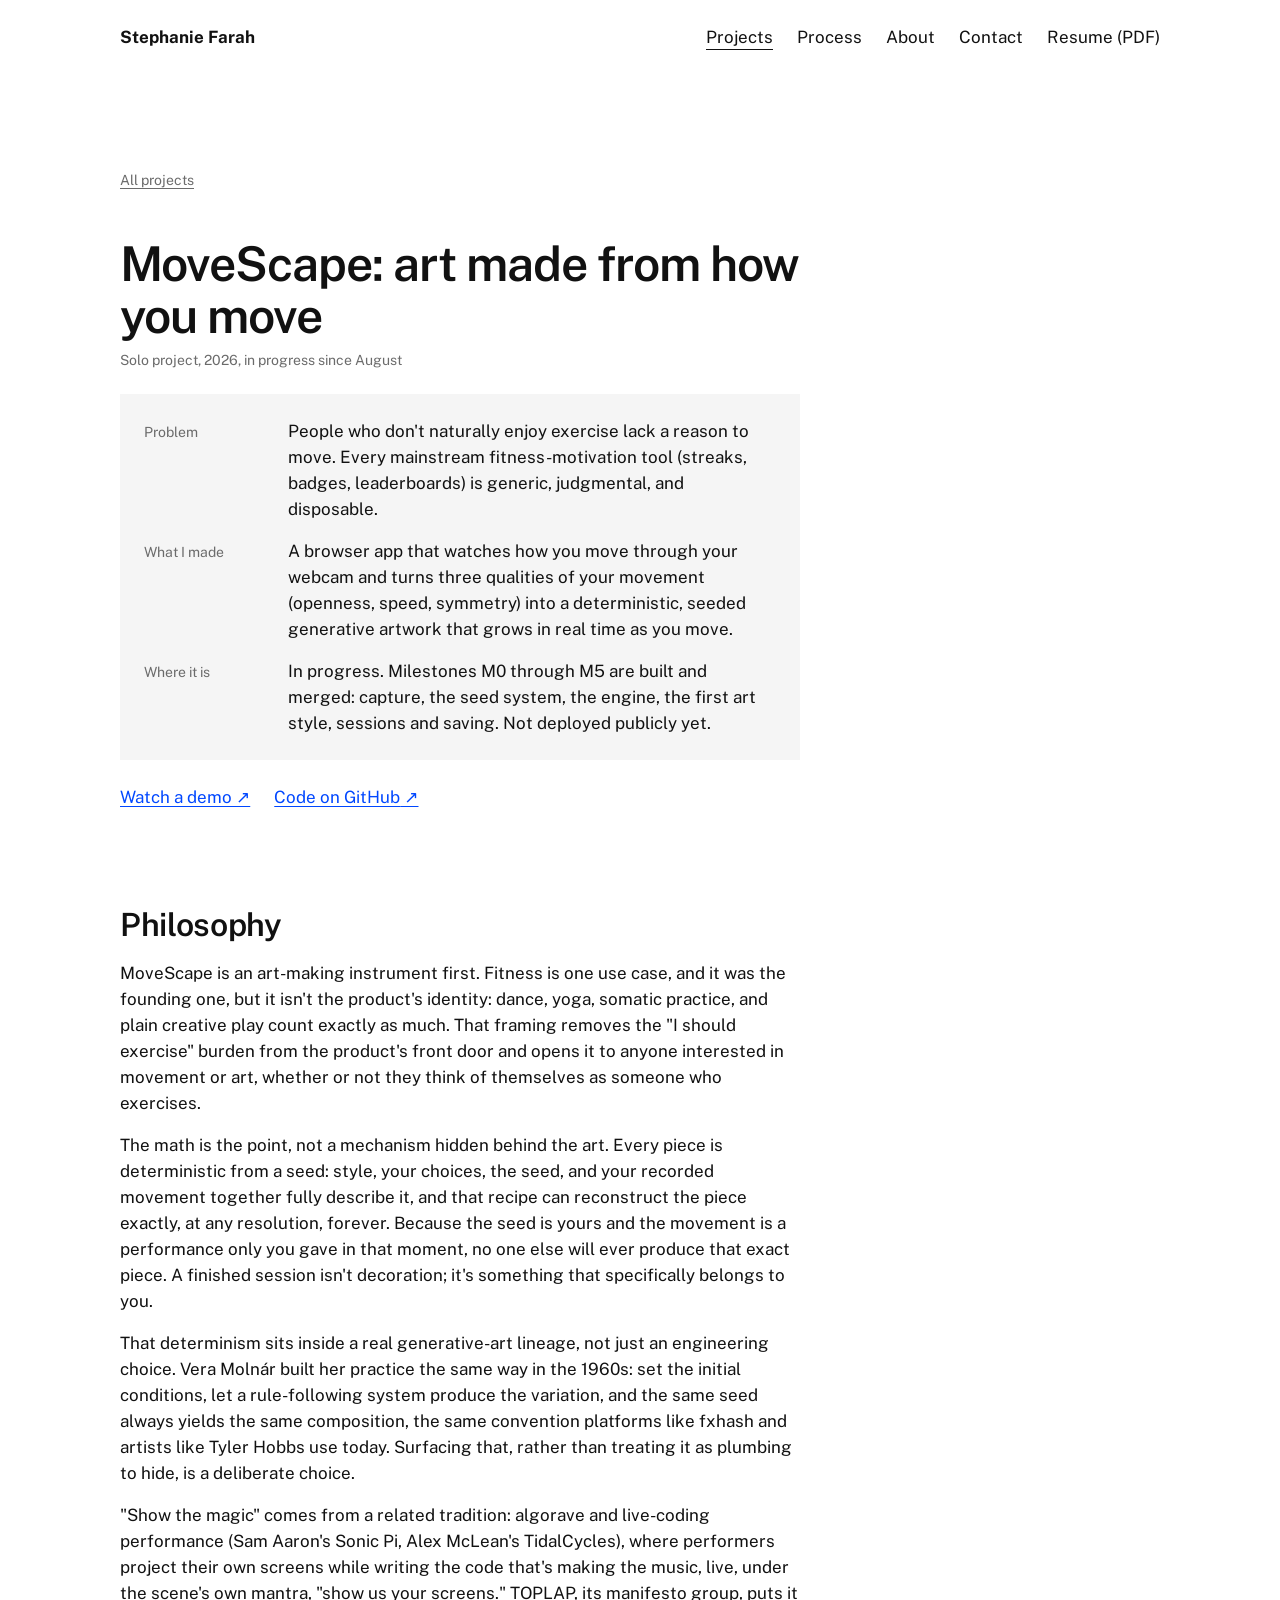
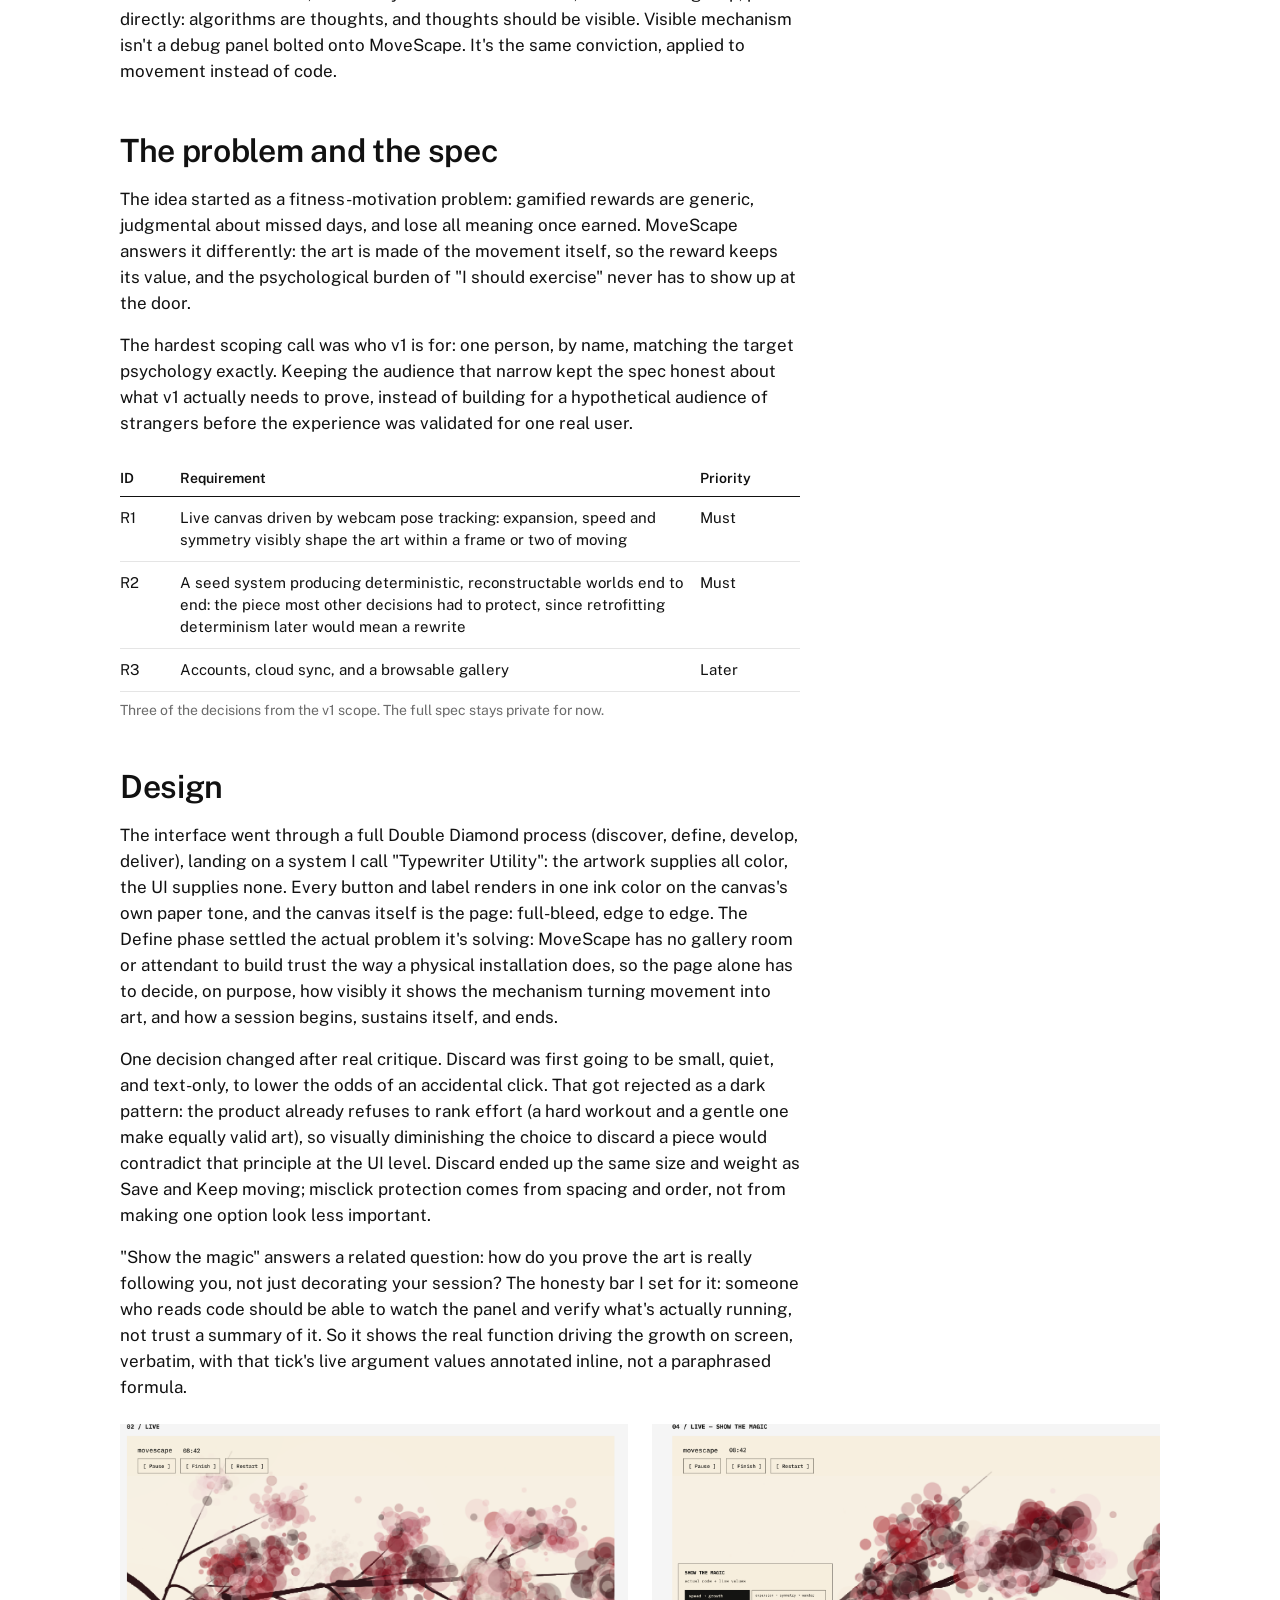
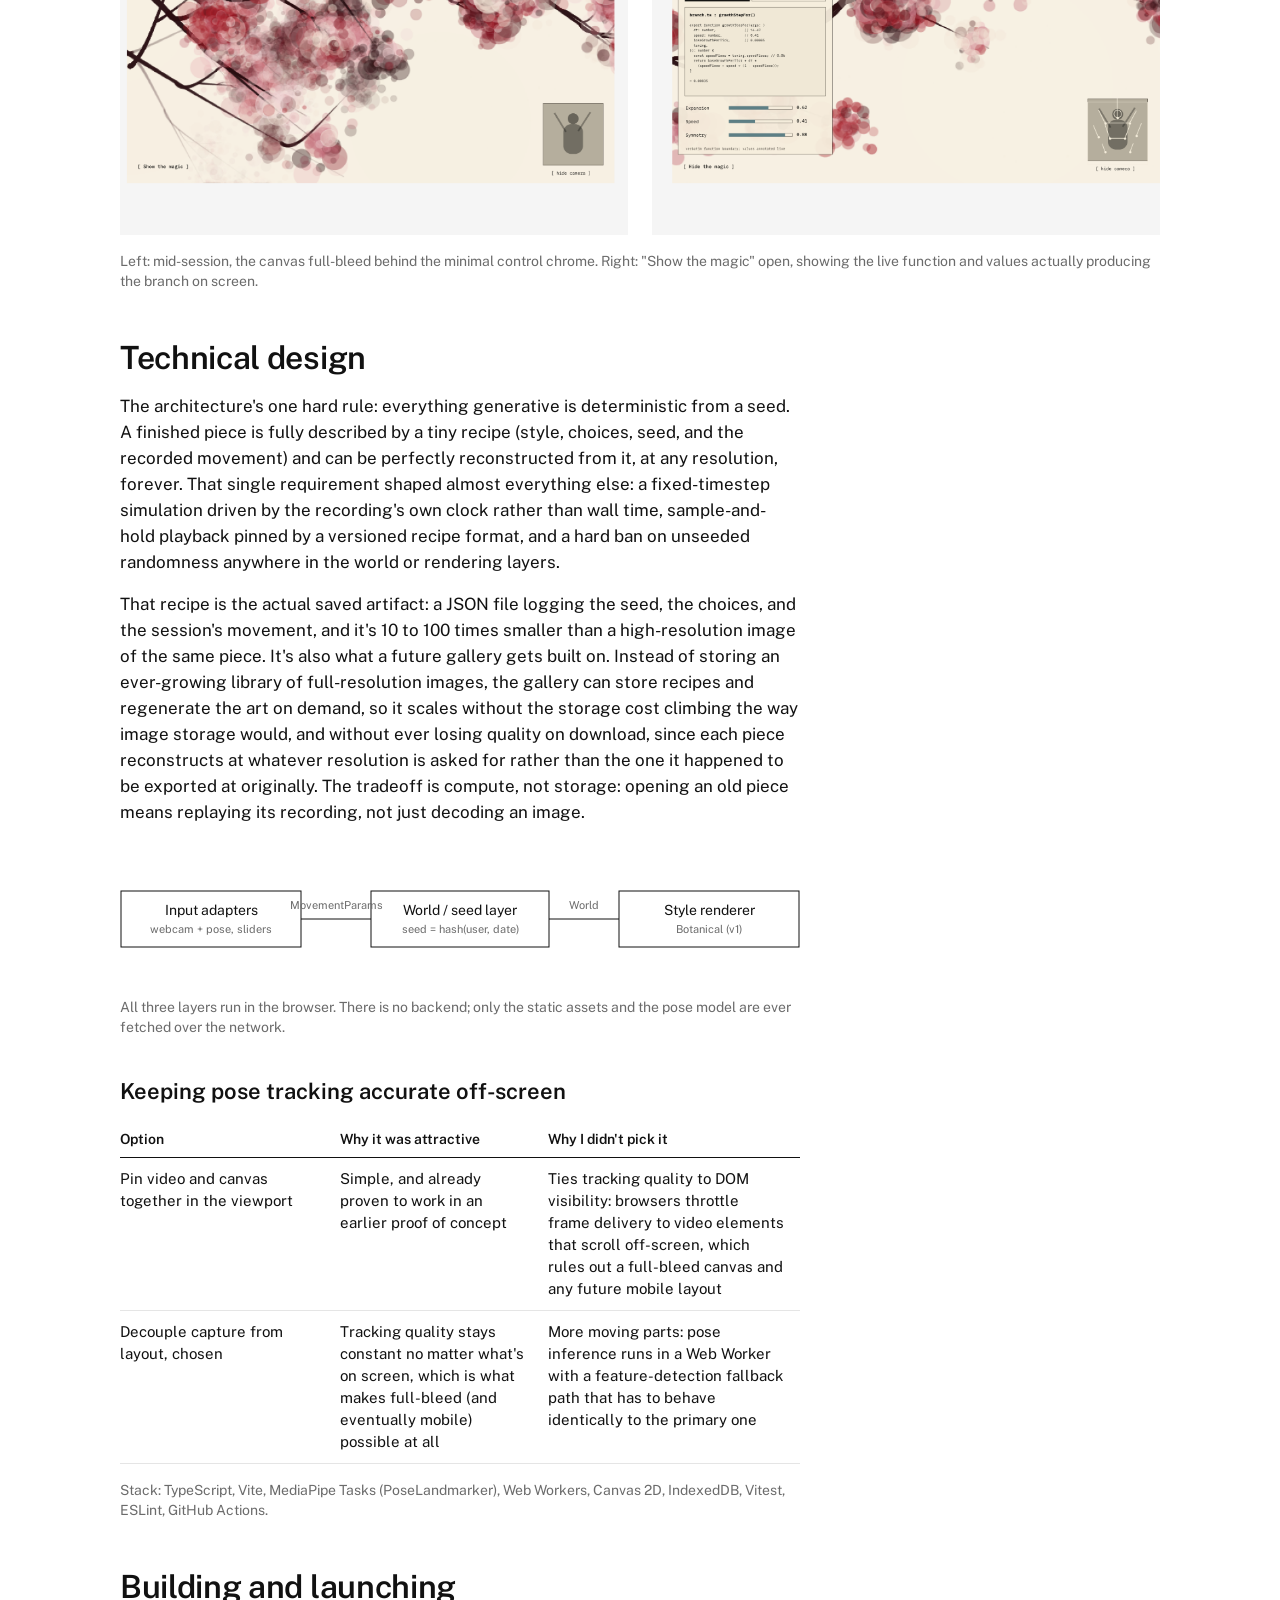
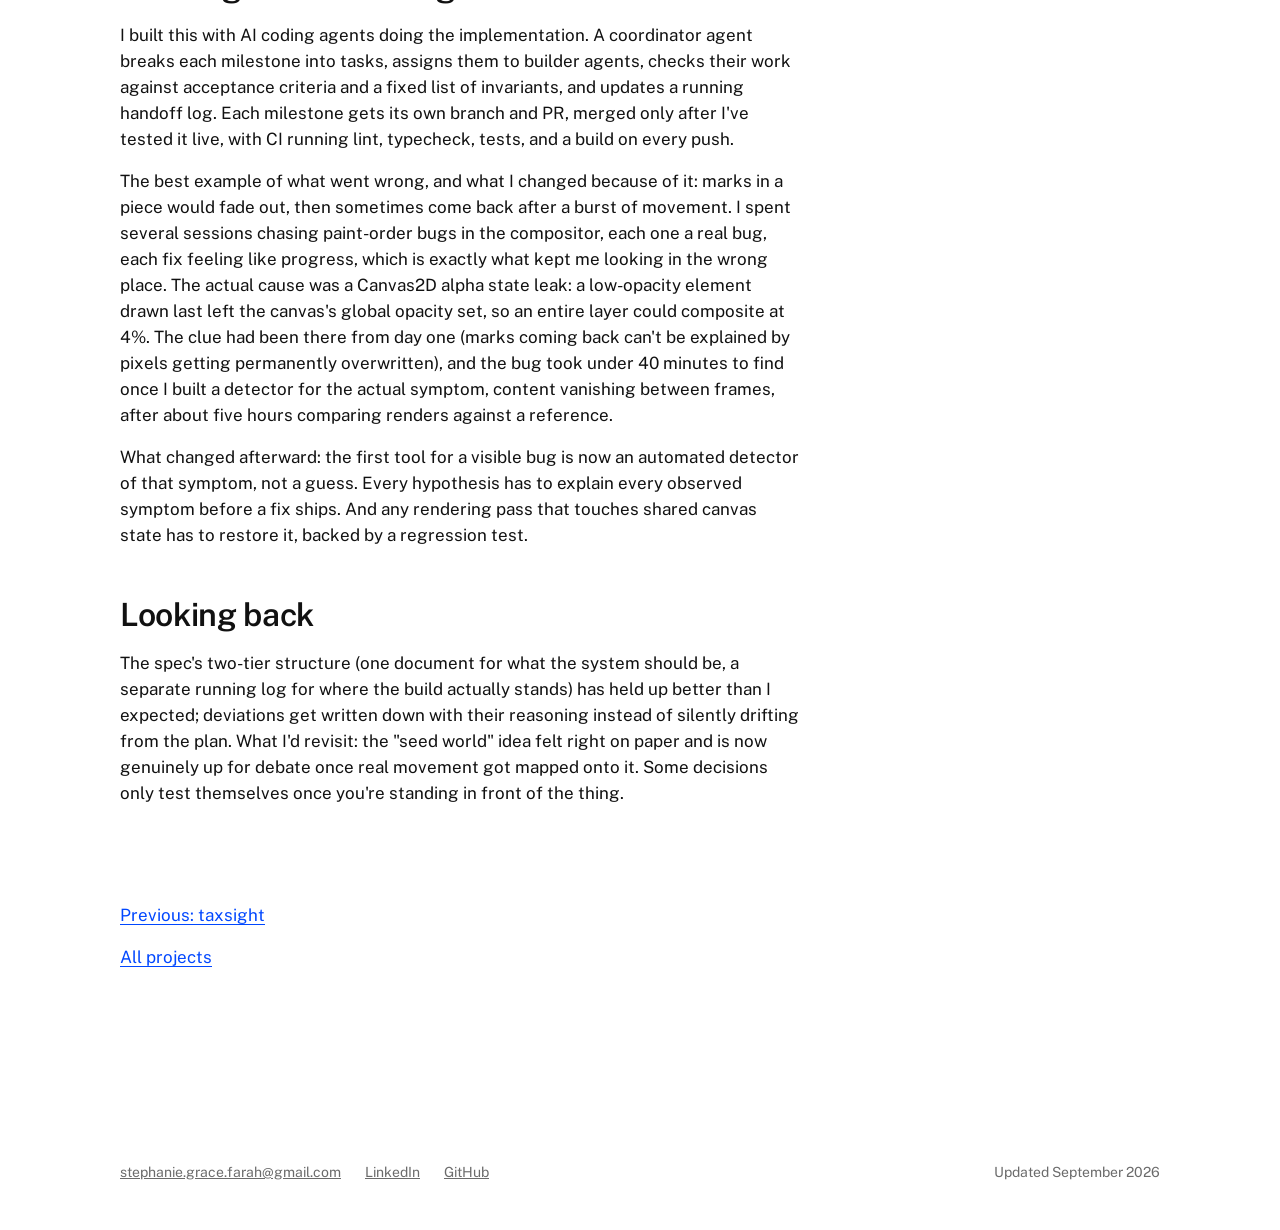
<file: projects/movescape.html>
<!doctype html>
<html lang="en">
<head>
<meta charset="utf-8">
<meta name="viewport" content="width=device-width, initial-scale=1">
<title>Stephanie Farah: MoveScape</title>
<meta name="description" content="A browser app that turns webcam-tracked movement into deterministic, seeded generative art.">
<meta property="og:type" content="website">
<meta property="og:url" content="https://stephaniegracefarah.github.io/portfolio-website/projects/movescape.html">
<meta property="og:title" content="Stephanie Farah: MoveScape">
<meta property="og:description" content="A browser app that turns webcam-tracked movement into deterministic, seeded generative art.">
<meta property="og:image" content="https://stephaniegracefarah.github.io/portfolio-website/assets/img/og-image.png">
<meta name="twitter:card" content="summary_large_image">
<link rel="preconnect" href="https://fonts.googleapis.com">
<link rel="preconnect" href="https://fonts.gstatic.com" crossorigin>
<link rel="stylesheet" href="https://fonts.googleapis.com/css2?family=Public+Sans:wght@400;600;700&display=swap">
<link rel="stylesheet" href="../assets/css/site.css">
</head>
<body>
<a class="skip-link" href="#main">Skip to content</a>
<header class="site-header">
<a class="site-name" href="../index.html">Stephanie Farah</a>
<nav class="site-nav" aria-label="Main">
<a href="../index.html" aria-current="page">Projects</a>
<a href="../process.html">Process</a>
<a href="../about.html">About</a>
<a href="../contact.html">Contact</a>
<a href="../resume.pdf">Resume (PDF)</a>
</nav>
</header>

<main id="main" class="site-main">

<p class="caption"><a class="ink-muted" style="text-underline-offset: 3px;" href="../index.html#projects">All projects</a></p>

<section class="mt-5 measure-text">
<h1 class="display">MoveScape: art made from how you move</h1>
<p class="meta mt-2">Solo project, 2026, in progress since August</p>

<dl class="case-study-summary">
<dt>Problem</dt>
<dd>People who don't naturally enjoy exercise lack a reason to move. Every mainstream fitness-motivation tool (streaks, badges, leaderboards) is generic, judgmental, and disposable.</dd>
<dt>What I made</dt>
<dd>A browser app that watches how you move through your webcam and turns three qualities of your movement (openness, speed, symmetry) into a deterministic, seeded generative artwork that grows in real time as you move.</dd>
<dt>Where it is</dt>
<dd>In progress. Milestones M0 through M5 are built and merged: capture, the seed system, the engine, the first art style, sessions and saving. Not deployed publicly yet.</dd>
</dl>

<p class="link-row">
<a class="body-link external-link" href="https://youtu.be/VGQ7TXG7Pw0" target="_blank" rel="noopener">Watch a demo</a>
<a class="body-link external-link" href="https://github.com/stephaniegracefarah/MoveScape-V1" target="_blank" rel="noopener">Code on GitHub</a>
</p>
</section>

<div class="stack-5 mt-6">

<section class="stack-3 measure-text">
<h2 class="heading-2">Philosophy</h2>
<p class="body">MoveScape is an art-making instrument first. Fitness is one use case, and it was the founding one, but it isn't the product's identity: dance, yoga, somatic practice, and plain creative play count exactly as much. That framing removes the "I should exercise" burden from the product's front door and opens it to anyone interested in movement or art, whether or not they think of themselves as someone who exercises.</p>
<p class="body">The math is the point, not a mechanism hidden behind the art. Every piece is deterministic from a seed: style, your choices, the seed, and your recorded movement together fully describe it, and that recipe can reconstruct the piece exactly, at any resolution, forever. Because the seed is yours and the movement is a performance only you gave in that moment, no one else will ever produce that exact piece. A finished session isn't decoration; it's something that specifically belongs to you.</p>
<p class="body">That determinism sits inside a real generative-art lineage, not just an engineering choice. Vera Molnár built her practice the same way in the 1960s: set the initial conditions, let a rule-following system produce the variation, and the same seed always yields the same composition, the same convention platforms like fxhash and artists like Tyler Hobbs use today. Surfacing that, rather than treating it as plumbing to hide, is a deliberate choice.</p>
<p class="body">"Show the magic" comes from a related tradition: algorave and live-coding performance (Sam Aaron's Sonic Pi, Alex McLean's TidalCycles), where performers project their own screens while writing the code that's making the music, live, under the scene's own mantra, "show us your screens." TOPLAP, its manifesto group, puts it directly: algorithms are thoughts, and thoughts should be visible. Visible mechanism isn't a debug panel bolted onto MoveScape. It's the same conviction, applied to movement instead of code.</p>
</section>

<section class="stack-3 measure-text">
<h2 class="heading-2">The problem and the spec</h2>
<p class="body">The idea started as a fitness-motivation problem: gamified rewards are generic, judgmental about missed days, and lose all meaning once earned. MoveScape answers it differently: the art is made of the movement itself, so the reward keeps its value, and the psychological burden of "I should exercise" never has to show up at the door.</p>
<p class="body">The hardest scoping call was who v1 is for: one person, by name, matching the target psychology exactly. Keeping the audience that narrow kept the spec honest about what v1 actually needs to prove, instead of building for a hypothetical audience of strangers before the experience was validated for one real user.</p>

<div class="stack-2 mt-2">
<table class="data-table">
<colgroup><col style="width: 60px;"><col><col style="width: 100px;"></colgroup>
<thead>
<tr>
<th>ID</th>
<th>Requirement</th>
<th>Priority</th>
</tr>
</thead>
<tbody>
<tr>
<td>R1</td>
<td>Live canvas driven by webcam pose tracking: expansion, speed and symmetry visibly shape the art within a frame or two of moving</td>
<td>Must</td>
</tr>
<tr>
<td>R2</td>
<td>A seed system producing deterministic, reconstructable worlds end to end: the piece most other decisions had to protect, since retrofitting determinism later would mean a rewrite</td>
<td>Must</td>
</tr>
<tr>
<td>R3</td>
<td>Accounts, cloud sync, and a browsable gallery</td>
<td>Later</td>
</tr>
</tbody>
</table>
<p class="caption">Three of the decisions from the v1 scope. The full spec stays private for now.</p>
</div>
</section>

<section class="stack-3">
<h2 class="heading-2">Design</h2>
<div class="stack-3 measure-text">
<p class="body">The interface went through a full Double Diamond process (discover, define, develop, deliver), landing on a system I call "Typewriter Utility": the artwork supplies all color, the UI supplies none. Every button and label renders in one ink color on the canvas's own paper tone, and the canvas itself is the page: full-bleed, edge to edge. The Define phase settled the actual problem it's solving: MoveScape has no gallery room or attendant to build trust the way a physical installation does, so the page alone has to decide, on purpose, how visibly it shows the mechanism turning movement into art, and how a session begins, sustains itself, and ends.</p>
<p class="body">One decision changed after real critique. Discard was first going to be small, quiet, and text-only, to lower the odds of an accidental click. That got rejected as a dark pattern: the product already refuses to rank effort (a hard workout and a gentle one make equally valid art), so visually diminishing the choice to discard a piece would contradict that principle at the UI level. Discard ended up the same size and weight as Save and Keep moving; misclick protection comes from spacing and order, not from making one option look less important.</p>
<p class="body">"Show the magic" answers a related question: how do you prove the art is really following you, not just decorating your session? The honesty bar I set for it: someone who reads code should be able to watch the panel and verify what's actually running, not trust a summary of it. So it shows the real function driving the growth on screen, verbatim, with that tick's live argument values annotated inline, not a paraphrased formula.</p>
</div>
<div class="figure-row measure-wide">
<img class="figure-placeholder" src="../assets/img/movescape-live.png" alt="MoveScape mid-session: a full-bleed canvas of branching botanical growth in dark red and cream, with minimal bracket-style controls (Pause, Finish, Restart) floating over it.">
<img class="figure-placeholder" src="../assets/img/movescape-show-the-magic.png" alt="The same session with the &quot;Show the magic&quot; panel open, displaying the real growthStepFor function and this tick's live speed, expansion and symmetry values.">
</div>
<p class="caption">Left: mid-session, the canvas full-bleed behind the minimal control chrome. Right: "Show the magic" open, showing the live function and values actually producing the branch on screen.</p>
</section>

<section class="stack-3 measure-text">
<h2 class="heading-2">Technical design</h2>
<p class="body">The architecture's one hard rule: everything generative is deterministic from a seed. A finished piece is fully described by a tiny recipe (style, choices, seed, and the recorded movement) and can be perfectly reconstructed from it, at any resolution, forever. That single requirement shaped almost everything else: a fixed-timestep simulation driven by the recording's own clock rather than wall time, sample-and-hold playback pinned by a versioned recipe format, and a hard ban on unseeded randomness anywhere in the world or rendering layers.</p>
<p class="body">That recipe is the actual saved artifact: a JSON file logging the seed, the choices, and the session's movement, and it's 10 to 100 times smaller than a high-resolution image of the same piece. It's also what a future gallery gets built on. Instead of storing an ever-growing library of full-resolution images, the gallery can store recipes and regenerate the art on demand, so it scales without the storage cost climbing the way image storage would, and without ever losing quality on download, since each piece reconstructs at whatever resolution is asked for rather than the one it happened to be exported at originally. The tradeoff is compute, not storage: opening an old piece means replaying its recording, not just decoding an image.</p>

<div class="architecture-diagram">
<svg viewBox="0 0 680 140" role="img" aria-label="Architecture diagram: input adapters produce a MovementParams vector, consumed by the world and seed layer, which feeds the style renderer. All three layers run in the browser, with no backend.">
<g font-size="14">
<rect class="diagram-box" x="1" y="42" width="180" height="56"></rect>
<text class="diagram-label" x="91" y="66" text-anchor="middle">Input adapters</text>
<text class="diagram-label-muted" x="91" y="84" text-anchor="middle" font-size="11">webcam + pose, sliders</text>

<rect class="diagram-box" x="251" y="42" width="178" height="56"></rect>
<text class="diagram-label" x="340" y="66" text-anchor="middle">World / seed layer</text>
<text class="diagram-label-muted" x="340" y="84" text-anchor="middle" font-size="11">seed = hash(user, date)</text>

<rect class="diagram-box" x="499" y="42" width="180" height="56"></rect>
<text class="diagram-label" x="589" y="66" text-anchor="middle">Style renderer</text>
<text class="diagram-label-muted" x="589" y="84" text-anchor="middle" font-size="11">Botanical (v1)</text>

<line class="diagram-line" x1="181" y1="70" x2="251" y2="70"></line>
<line class="diagram-line" x1="429" y1="70" x2="499" y2="70"></line>

<text class="diagram-label-muted" x="216" y="60" text-anchor="middle" font-size="11">MovementParams</text>
<text class="diagram-label-muted" x="464" y="60" text-anchor="middle" font-size="11">World</text>
</g>
</svg>
<p class="caption">All three layers run in the browser. There is no backend; only the static assets and the pose model are ever fetched over the network.</p>
</div>

<h3 class="heading-3 mt-4">Keeping pose tracking accurate off-screen</h3>
<table class="data-table">
<colgroup><col style="width: 220px;"><col><col></colgroup>
<thead>
<tr>
<th>Option</th>
<th>Why it was attractive</th>
<th>Why I didn't pick it</th>
</tr>
</thead>
<tbody>
<tr>
<td>Pin video and canvas together in the viewport</td>
<td>Simple, and already proven to work in an earlier proof of concept</td>
<td>Ties tracking quality to DOM visibility: browsers throttle frame delivery to video elements that scroll off-screen, which rules out a full-bleed canvas and any future mobile layout</td>
</tr>
<tr>
<td>Decouple capture from layout, chosen</td>
<td>Tracking quality stays constant no matter what's on screen, which is what makes full-bleed (and eventually mobile) possible at all</td>
<td>More moving parts: pose inference runs in a Web Worker with a feature-detection fallback path that has to behave identically to the primary one</td>
</tr>
</tbody>
</table>
<p class="caption">Stack: TypeScript, Vite, MediaPipe Tasks (PoseLandmarker), Web Workers, Canvas 2D, IndexedDB, Vitest, ESLint, GitHub Actions.</p>
</section>

<section class="stack-3 measure-text">
<h2 class="heading-2">Building and launching</h2>
<p class="body">I built this with AI coding agents doing the implementation. A coordinator agent breaks each milestone into tasks, assigns them to builder agents, checks their work against acceptance criteria and a fixed list of invariants, and updates a running handoff log. Each milestone gets its own branch and PR, merged only after I've tested it live, with CI running lint, typecheck, tests, and a build on every push.</p>
<p class="body">The best example of what went wrong, and what I changed because of it: marks in a piece would fade out, then sometimes come back after a burst of movement. I spent several sessions chasing paint-order bugs in the compositor, each one a real bug, each fix feeling like progress, which is exactly what kept me looking in the wrong place. The actual cause was a Canvas2D alpha state leak: a low-opacity element drawn last left the canvas's global opacity set, so an entire layer could composite at 4%. The clue had been there from day one (marks coming back can't be explained by pixels getting permanently overwritten), and the bug took under 40 minutes to find once I built a detector for the actual symptom, content vanishing between frames, after about five hours comparing renders against a reference.</p>
<p class="body">What changed afterward: the first tool for a visible bug is now an automated detector of that symptom, not a guess. Every hypothesis has to explain every observed symptom before a fix ships. And any rendering pass that touches shared canvas state has to restore it, backed by a regression test.</p>
</section>

<section class="stack-3 measure-text">
<h2 class="heading-2">Looking back</h2>
<p class="body">The spec's two-tier structure (one document for what the system should be, a separate running log for where the build actually stands) has held up better than I expected; deviations get written down with their reasoning instead of silently drifting from the plan. What I'd revisit: the "seed world" idea felt right on paper and is now genuinely up for debate once real movement got mapped onto it. Some decisions only test themselves once you're standing in front of the thing.</p>
</section>

</div>

<div class="project-nav mt-6 measure-wide">
<a class="body-link" href="taxsight.html">Previous: taxsight</a>
</div>
<p class="body mt-3 measure-text"><a class="body-link" href="../index.html#projects">All projects</a></p>

</main>

<footer class="site-footer">
<div class="site-footer-links">
<a href="mailto:stephanie.grace.farah@gmail.com">stephanie.grace.farah@gmail.com</a>
<a href="https://www.linkedin.com/in/stephaniegfarah/" target="_blank" rel="noopener">LinkedIn</a>
<a href="https://github.com/stephaniegracefarah" target="_blank" rel="noopener">GitHub</a>
</div>
<span>Updated September 2026</span>
</footer>
</body>
</html>
</file>
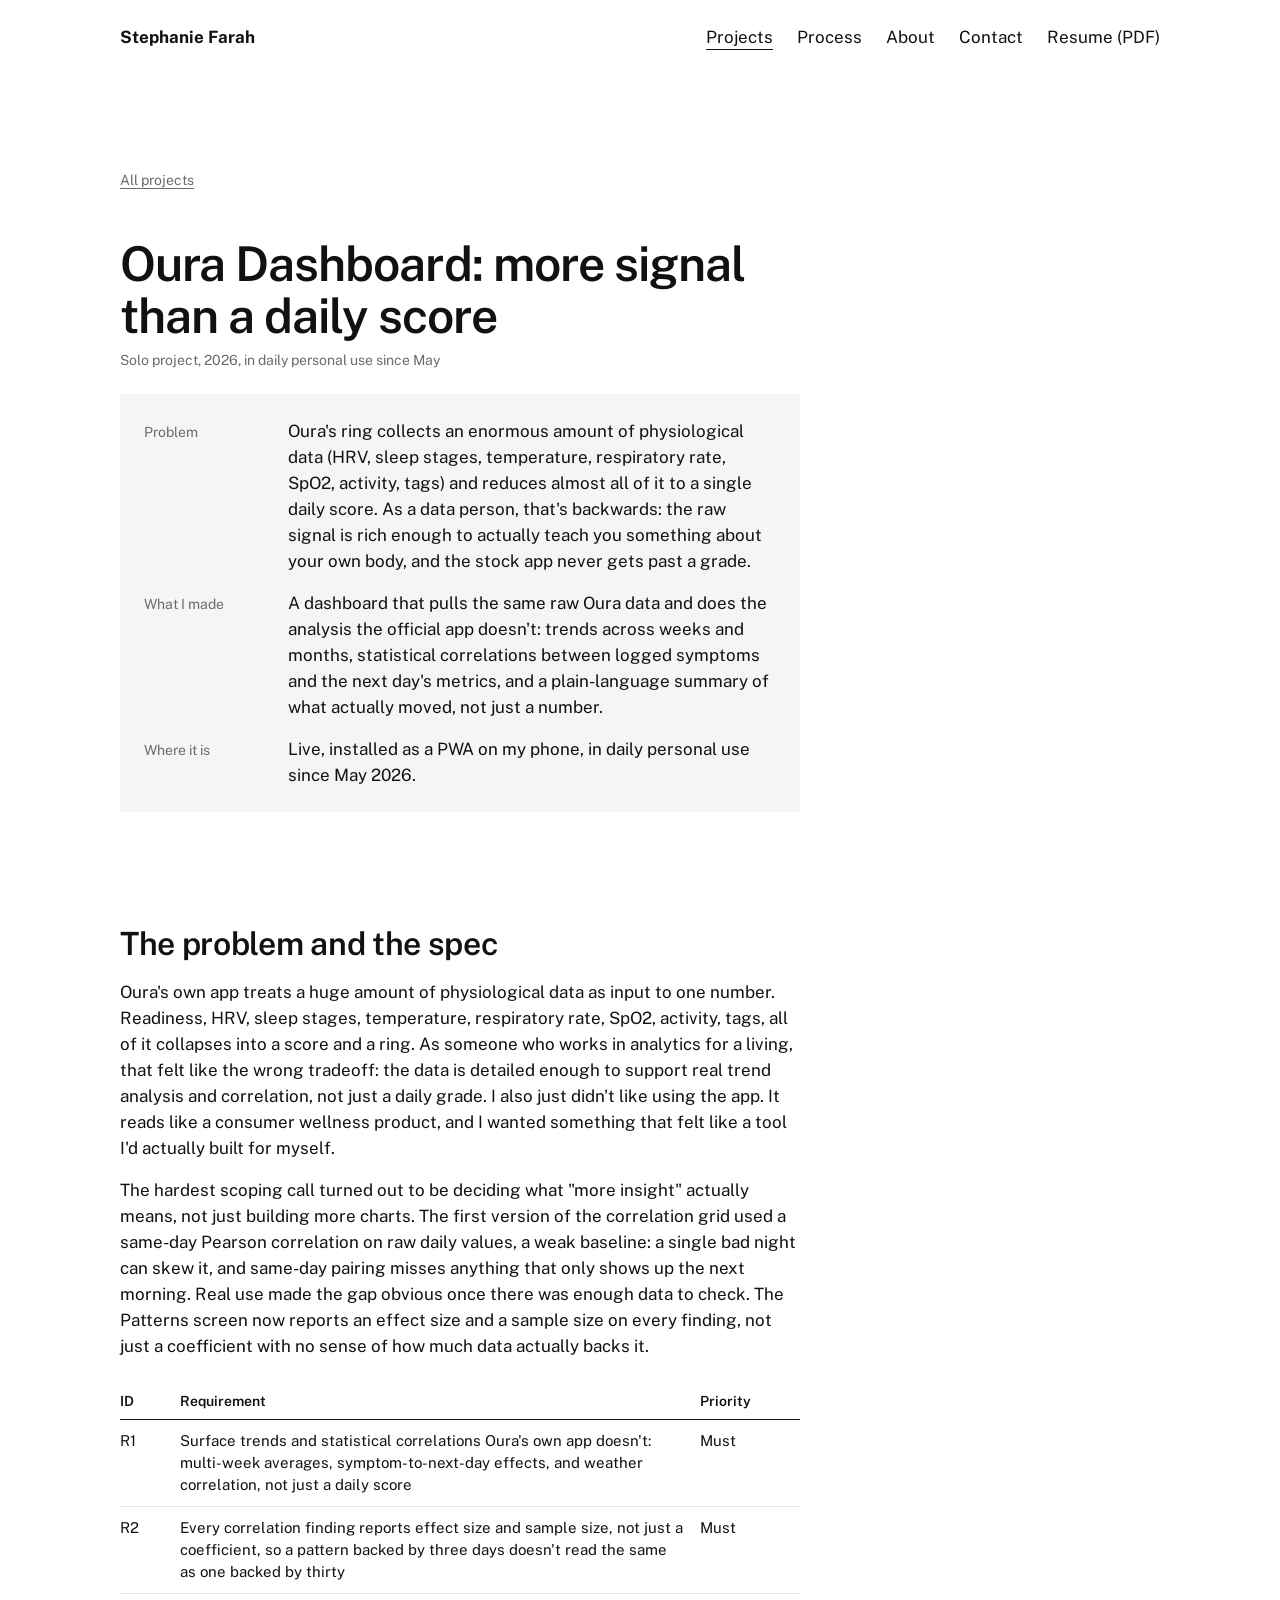
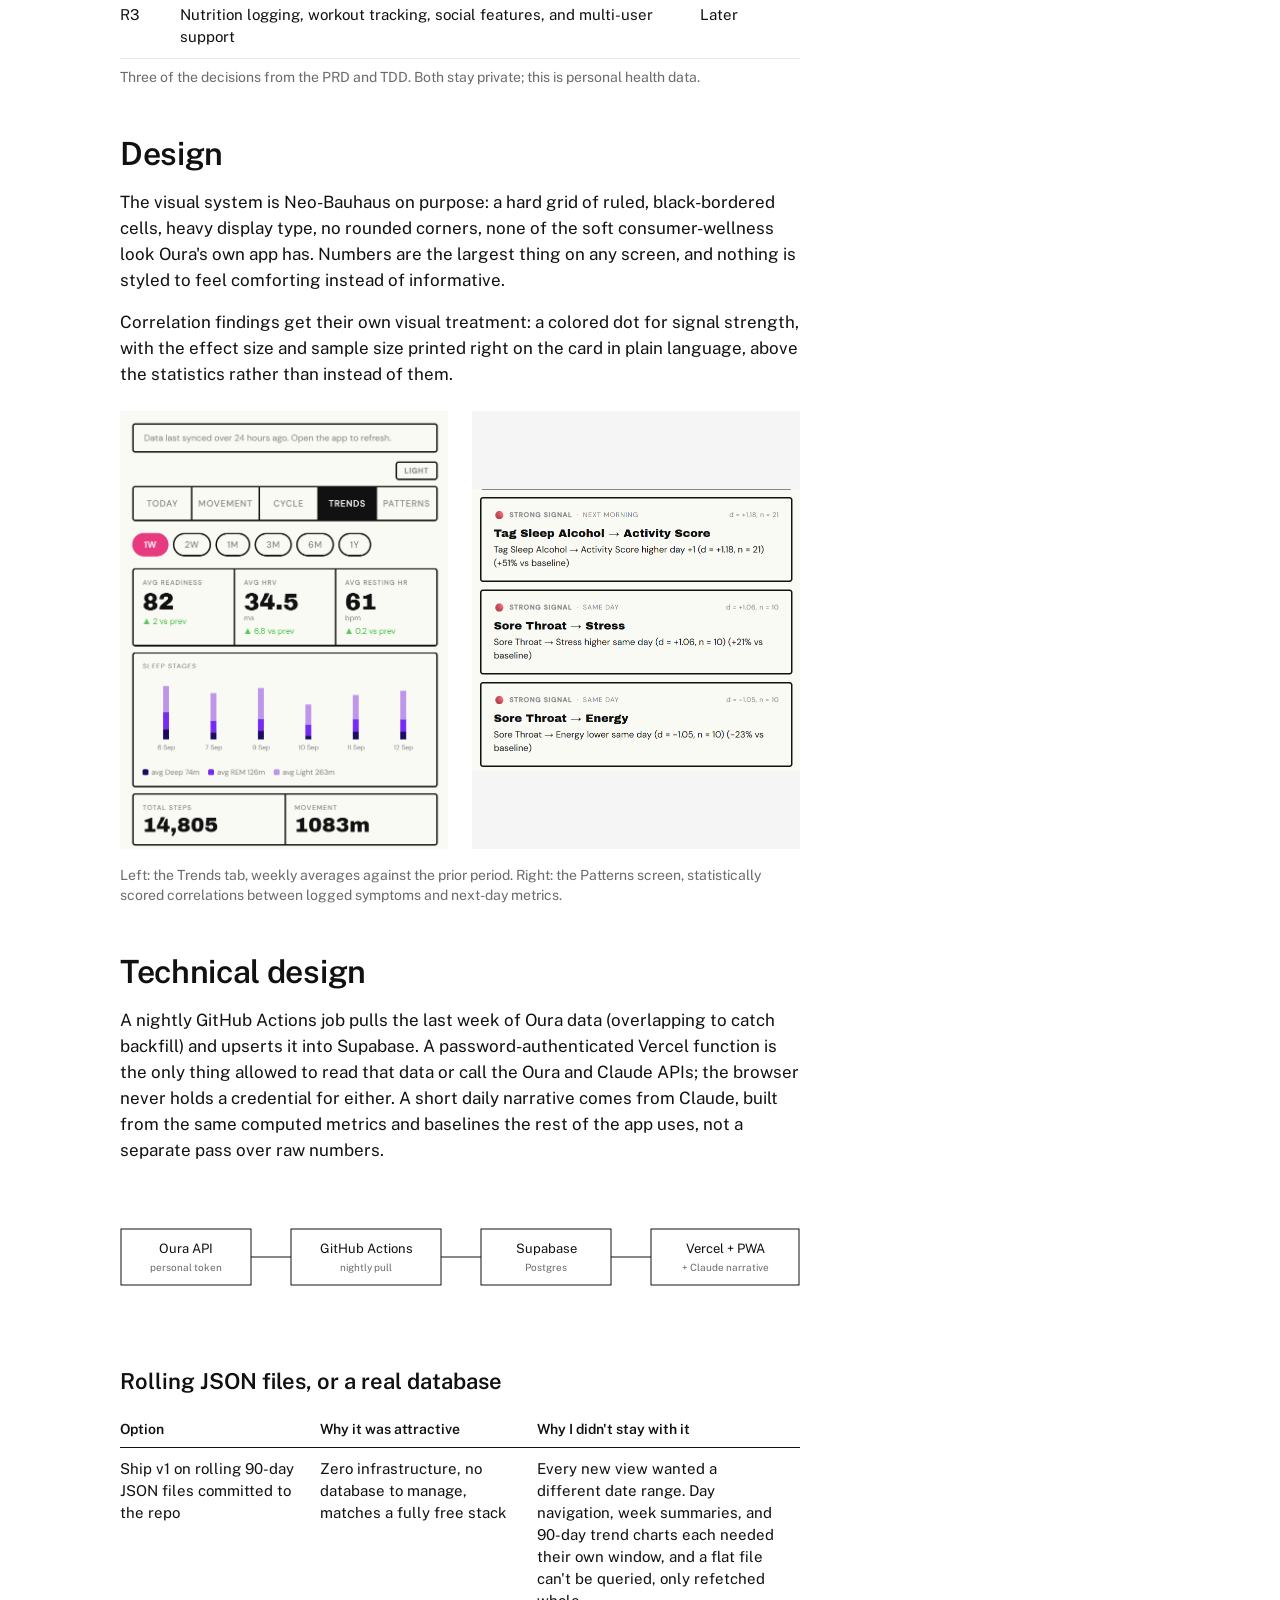
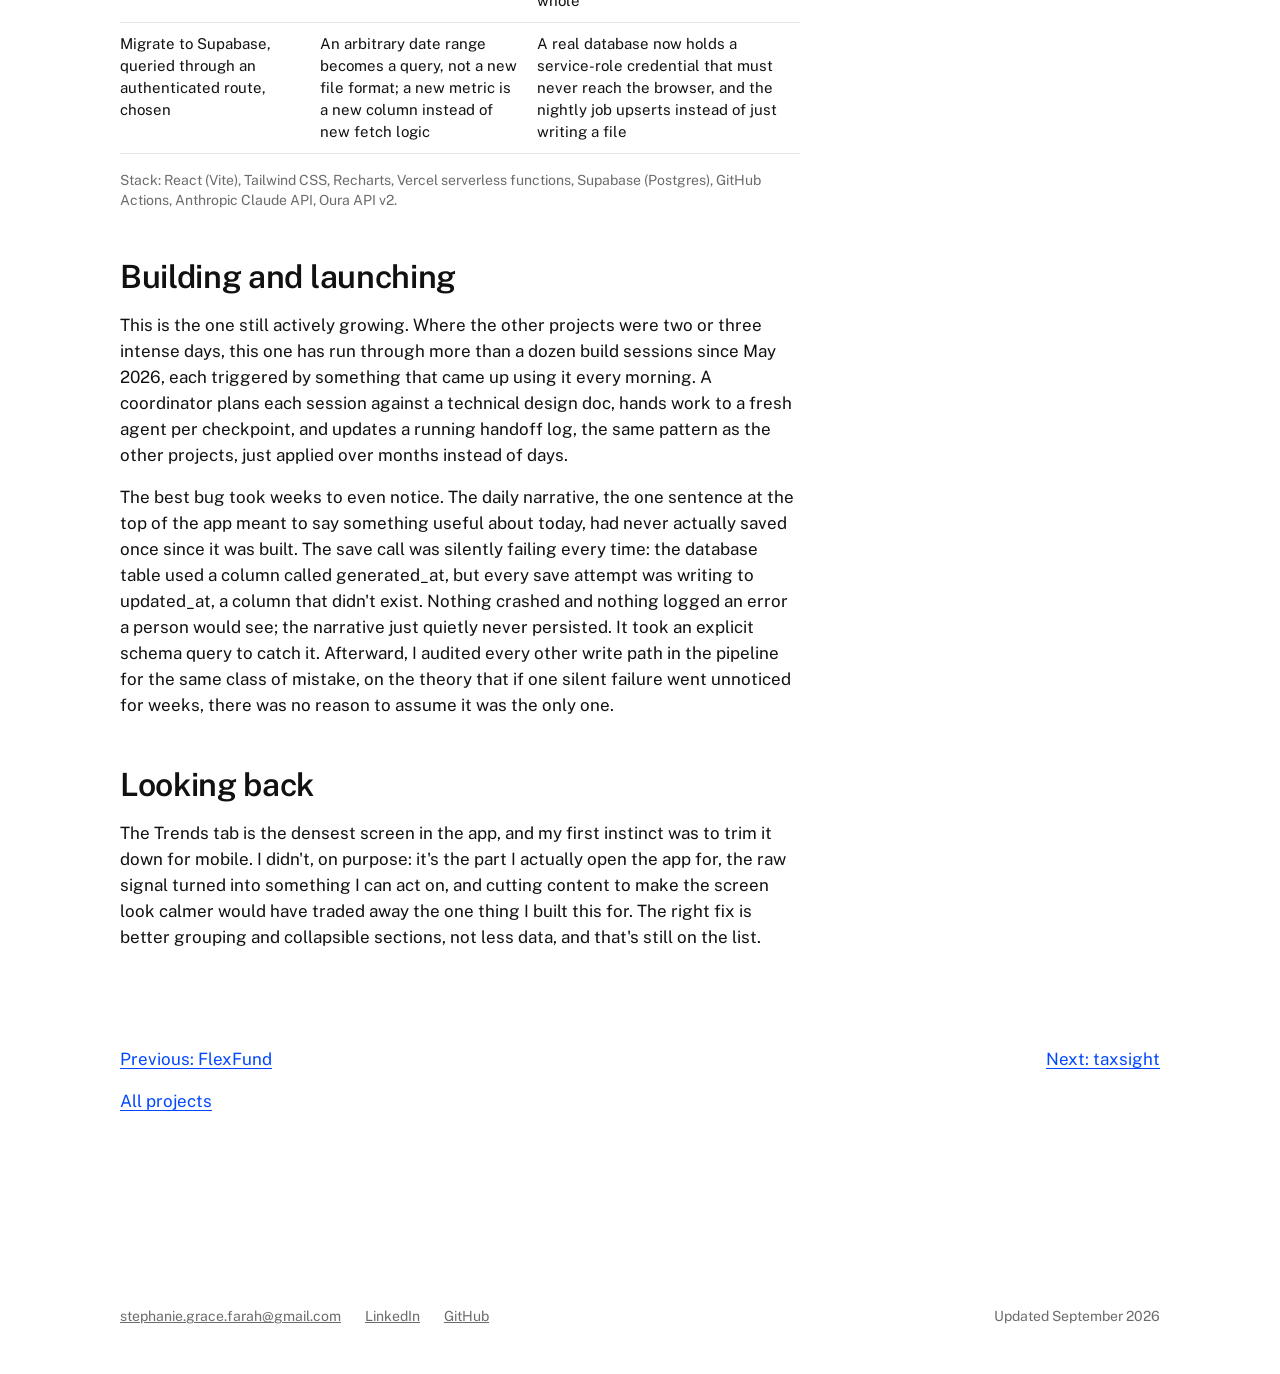
<file: projects/oura-dashboard.html>
<!doctype html>
<html lang="en">
<head>
<meta charset="utf-8">
<meta name="viewport" content="width=device-width, initial-scale=1">
<title>Stephanie Farah: Oura Dashboard</title>
<meta name="description" content="A personal PWA that turns raw Oura Ring data into the trends and correlations the official app doesn't show.">
<meta property="og:type" content="website">
<meta property="og:url" content="https://stephaniegracefarah.github.io/portfolio-website/projects/oura-dashboard.html">
<meta property="og:title" content="Stephanie Farah: Oura Dashboard">
<meta property="og:description" content="A personal PWA that turns raw Oura Ring data into the trends and correlations the official app doesn't show.">
<meta property="og:image" content="https://stephaniegracefarah.github.io/portfolio-website/assets/img/og-image.png">
<meta name="twitter:card" content="summary_large_image">
<link rel="preconnect" href="https://fonts.googleapis.com">
<link rel="preconnect" href="https://fonts.gstatic.com" crossorigin>
<link rel="stylesheet" href="https://fonts.googleapis.com/css2?family=Public+Sans:wght@400;600;700&display=swap">
<link rel="stylesheet" href="../assets/css/site.css">
</head>
<body>
<a class="skip-link" href="#main">Skip to content</a>
<header class="site-header">
<a class="site-name" href="../index.html">Stephanie Farah</a>
<nav class="site-nav" aria-label="Main">
<a href="../index.html" aria-current="page">Projects</a>
<a href="../process.html">Process</a>
<a href="../about.html">About</a>
<a href="../contact.html">Contact</a>
<a href="../resume.pdf">Resume (PDF)</a>
</nav>
</header>

<main id="main" class="site-main">

<p class="caption"><a class="ink-muted" style="text-underline-offset: 3px;" href="../index.html#projects">All projects</a></p>

<section class="mt-5 measure-text">
<h1 class="display">Oura Dashboard: more signal than a daily score</h1>
<p class="meta mt-2">Solo project, 2026, in daily personal use since May</p>

<dl class="case-study-summary">
<dt>Problem</dt>
<dd>Oura's ring collects an enormous amount of physiological data (HRV, sleep stages, temperature, respiratory rate, SpO2, activity, tags) and reduces almost all of it to a single daily score. As a data person, that's backwards: the raw signal is rich enough to actually teach you something about your own body, and the stock app never gets past a grade.</dd>
<dt>What I made</dt>
<dd>A dashboard that pulls the same raw Oura data and does the analysis the official app doesn't: trends across weeks and months, statistical correlations between logged symptoms and the next day's metrics, and a plain-language summary of what actually moved, not just a number.</dd>
<dt>Where it is</dt>
<dd>Live, installed as a PWA on my phone, in daily personal use since May 2026.</dd>
</dl>
</section>

<div class="stack-5 mt-6">

<section class="stack-3 measure-text">
<h2 class="heading-2">The problem and the spec</h2>
<p class="body">Oura's own app treats a huge amount of physiological data as input to one number. Readiness, HRV, sleep stages, temperature, respiratory rate, SpO2, activity, tags, all of it collapses into a score and a ring. As someone who works in analytics for a living, that felt like the wrong tradeoff: the data is detailed enough to support real trend analysis and correlation, not just a daily grade. I also just didn't like using the app. It reads like a consumer wellness product, and I wanted something that felt like a tool I'd actually built for myself.</p>
<p class="body">The hardest scoping call turned out to be deciding what "more insight" actually means, not just building more charts. The first version of the correlation grid used a same-day Pearson correlation on raw daily values, a weak baseline: a single bad night can skew it, and same-day pairing misses anything that only shows up the next morning. Real use made the gap obvious once there was enough data to check. The Patterns screen now reports an effect size and a sample size on every finding, not just a coefficient with no sense of how much data actually backs it.</p>

<div class="stack-2 mt-2">
<table class="data-table">
<colgroup><col style="width: 60px;"><col><col style="width: 100px;"></colgroup>
<thead>
<tr>
<th>ID</th>
<th>Requirement</th>
<th>Priority</th>
</tr>
</thead>
<tbody>
<tr>
<td>R1</td>
<td>Surface trends and statistical correlations Oura's own app doesn't: multi-week averages, symptom-to-next-day effects, and weather correlation, not just a daily score</td>
<td>Must</td>
</tr>
<tr>
<td>R2</td>
<td>Every correlation finding reports effect size and sample size, not just a coefficient, so a pattern backed by three days doesn't read the same as one backed by thirty</td>
<td>Must</td>
</tr>
<tr>
<td>R3</td>
<td>Nutrition logging, workout tracking, social features, and multi-user support</td>
<td>Later</td>
</tr>
</tbody>
</table>
<p class="caption">Three of the decisions from the PRD and TDD. Both stay private; this is personal health data.</p>
</div>
</section>

<section class="stack-3 measure-text">
<h2 class="heading-2">Design</h2>
<p class="body">The visual system is Neo-Bauhaus on purpose: a hard grid of ruled, black-bordered cells, heavy display type, no rounded corners, none of the soft consumer-wellness look Oura's own app has. Numbers are the largest thing on any screen, and nothing is styled to feel comforting instead of informative.</p>
<p class="body">Correlation findings get their own visual treatment: a colored dot for signal strength, with the effect size and sample size printed right on the card in plain language, above the statistics rather than instead of them.</p>
<div class="figure-row">
<img class="figure-placeholder" src="../assets/img/Oura-Dash-Screen-trends1.png" alt="The Trends tab: average readiness, HRV, and resting heart rate for the past week versus the prior week, a sleep-stage bar chart across six nights, and total steps and movement time.">
<img class="figure-placeholder" src="../assets/img/Oura-Dash-Screen-patterns.png" alt="The Patterns screen: three correlation cards reporting a signal-strength dot, effect size, and sample size, e.g. Sore Throat same-day effect on energy: down 23 percent, d = -1.05, n = 10.">
</div>
<p class="caption">Left: the Trends tab, weekly averages against the prior period. Right: the Patterns screen, statistically scored correlations between logged symptoms and next-day metrics.</p>
</section>

<section class="stack-3 measure-text">
<h2 class="heading-2">Technical design</h2>
<p class="body">A nightly GitHub Actions job pulls the last week of Oura data (overlapping to catch backfill) and upserts it into Supabase. A password-authenticated Vercel function is the only thing allowed to read that data or call the Oura and Claude APIs; the browser never holds a credential for either. A short daily narrative comes from Claude, built from the same computed metrics and baselines the rest of the app uses, not a separate pass over raw numbers.</p>

<div class="architecture-diagram">
<svg viewBox="0 0 680 140" role="img" aria-label="Architecture diagram: a nightly GitHub Actions job pulls Oura data into Supabase; an authenticated Vercel API serves it to the React PWA, which also calls Claude for a daily narrative.">
<g font-size="13">
<rect class="diagram-box" x="1" y="42" width="130" height="56"></rect>
<text class="diagram-label" x="66" y="66" text-anchor="middle">Oura API</text>
<text class="diagram-label-muted" x="66" y="84" text-anchor="middle" font-size="10">personal token</text>

<rect class="diagram-box" x="171" y="42" width="150" height="56"></rect>
<text class="diagram-label" x="246" y="66" text-anchor="middle">GitHub Actions</text>
<text class="diagram-label-muted" x="246" y="84" text-anchor="middle" font-size="10">nightly pull</text>

<rect class="diagram-box" x="361" y="42" width="130" height="56"></rect>
<text class="diagram-label" x="426" y="66" text-anchor="middle">Supabase</text>
<text class="diagram-label-muted" x="426" y="84" text-anchor="middle" font-size="10">Postgres</text>

<rect class="diagram-box" x="531" y="42" width="148" height="56"></rect>
<text class="diagram-label" x="605" y="66" text-anchor="middle">Vercel + PWA</text>
<text class="diagram-label-muted" x="605" y="84" text-anchor="middle" font-size="10">+ Claude narrative</text>

<line class="diagram-line" x1="131" y1="70" x2="171" y2="70"></line>
<line class="diagram-line" x1="321" y1="70" x2="361" y2="70"></line>
<line class="diagram-line" x1="491" y1="70" x2="531" y2="70"></line>
</g>
</svg>
</div>

<h3 class="heading-3 mt-4">Rolling JSON files, or a real database</h3>
<table class="data-table">
<colgroup><col style="width: 200px;"><col><col></colgroup>
<thead>
<tr>
<th>Option</th>
<th>Why it was attractive</th>
<th>Why I didn't stay with it</th>
</tr>
</thead>
<tbody>
<tr>
<td>Ship v1 on rolling 90-day JSON files committed to the repo</td>
<td>Zero infrastructure, no database to manage, matches a fully free stack</td>
<td>Every new view wanted a different date range. Day navigation, week summaries, and 90-day trend charts each needed their own window, and a flat file can't be queried, only refetched whole</td>
</tr>
<tr>
<td>Migrate to Supabase, queried through an authenticated route, chosen</td>
<td>An arbitrary date range becomes a query, not a new file format; a new metric is a new column instead of new fetch logic</td>
<td>A real database now holds a service-role credential that must never reach the browser, and the nightly job upserts instead of just writing a file</td>
</tr>
</tbody>
</table>
<p class="caption">Stack: React (Vite), Tailwind CSS, Recharts, Vercel serverless functions, Supabase (Postgres), GitHub Actions, Anthropic Claude API, Oura API v2.</p>
</section>

<section class="stack-3 measure-text">
<h2 class="heading-2">Building and launching</h2>
<p class="body">This is the one still actively growing. Where the other projects were two or three intense days, this one has run through more than a dozen build sessions since May 2026, each triggered by something that came up using it every morning. A coordinator plans each session against a technical design doc, hands work to a fresh agent per checkpoint, and updates a running handoff log, the same pattern as the other projects, just applied over months instead of days.</p>
<p class="body">The best bug took weeks to even notice. The daily narrative, the one sentence at the top of the app meant to say something useful about today, had never actually saved once since it was built. The save call was silently failing every time: the database table used a column called generated_at, but every save attempt was writing to updated_at, a column that didn't exist. Nothing crashed and nothing logged an error a person would see; the narrative just quietly never persisted. It took an explicit schema query to catch it. Afterward, I audited every other write path in the pipeline for the same class of mistake, on the theory that if one silent failure went unnoticed for weeks, there was no reason to assume it was the only one.</p>
</section>

<section class="stack-3 measure-text">
<h2 class="heading-2">Looking back</h2>
<p class="body">The Trends tab is the densest screen in the app, and my first instinct was to trim it down for mobile. I didn't, on purpose: it's the part I actually open the app for, the raw signal turned into something I can act on, and cutting content to make the screen look calmer would have traded away the one thing I built this for. The right fix is better grouping and collapsible sections, not less data, and that's still on the list.</p>
</section>

</div>

<div class="project-nav mt-6 measure-wide">
<a class="body-link" href="flexfund.html">Previous: FlexFund</a>
<a class="body-link next-link" href="taxsight.html">Next: taxsight</a>
</div>
<p class="body mt-3 measure-text"><a class="body-link" href="../index.html#projects">All projects</a></p>

</main>

<footer class="site-footer">
<div class="site-footer-links">
<a href="mailto:stephanie.grace.farah@gmail.com">stephanie.grace.farah@gmail.com</a>
<a href="https://www.linkedin.com/in/stephaniegfarah/" target="_blank" rel="noopener">LinkedIn</a>
<a href="https://github.com/stephaniegracefarah" target="_blank" rel="noopener">GitHub</a>
</div>
<span>Updated September 2026</span>
</footer>
</body>
</html>
</file>
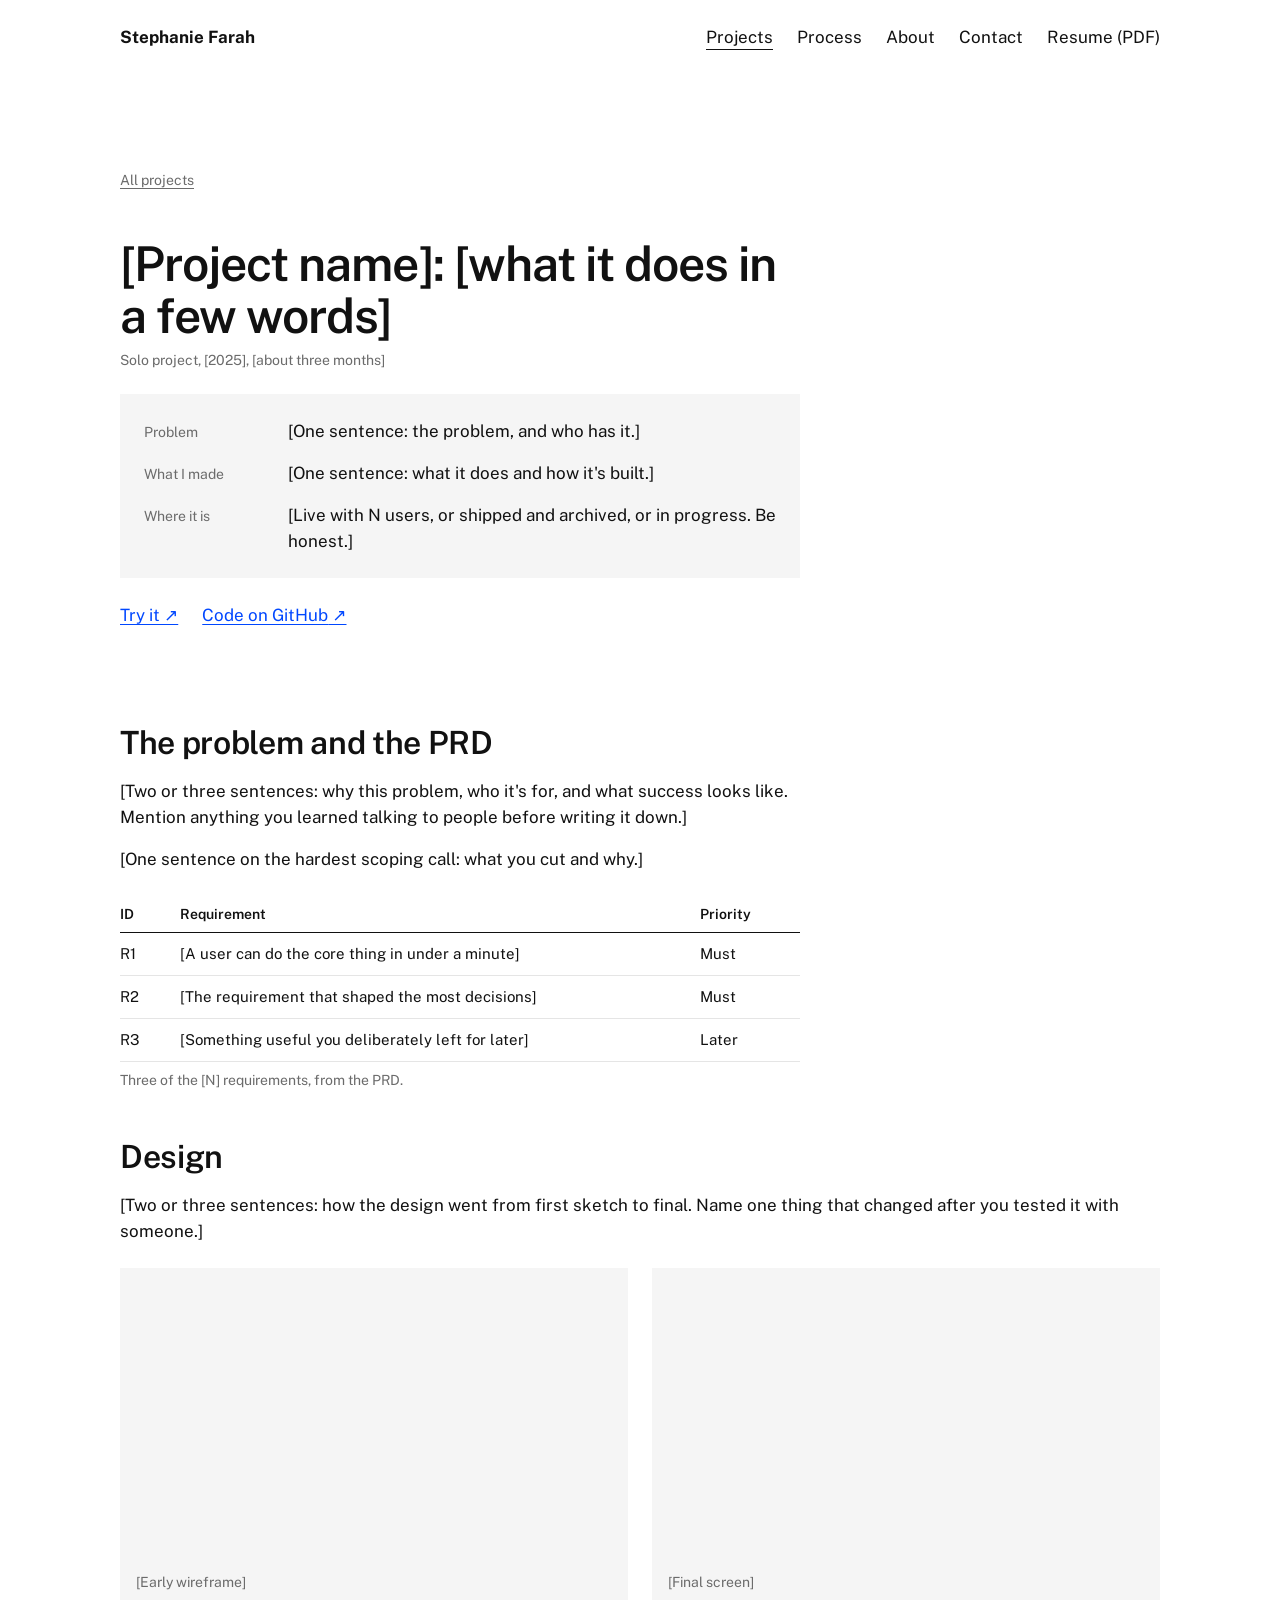
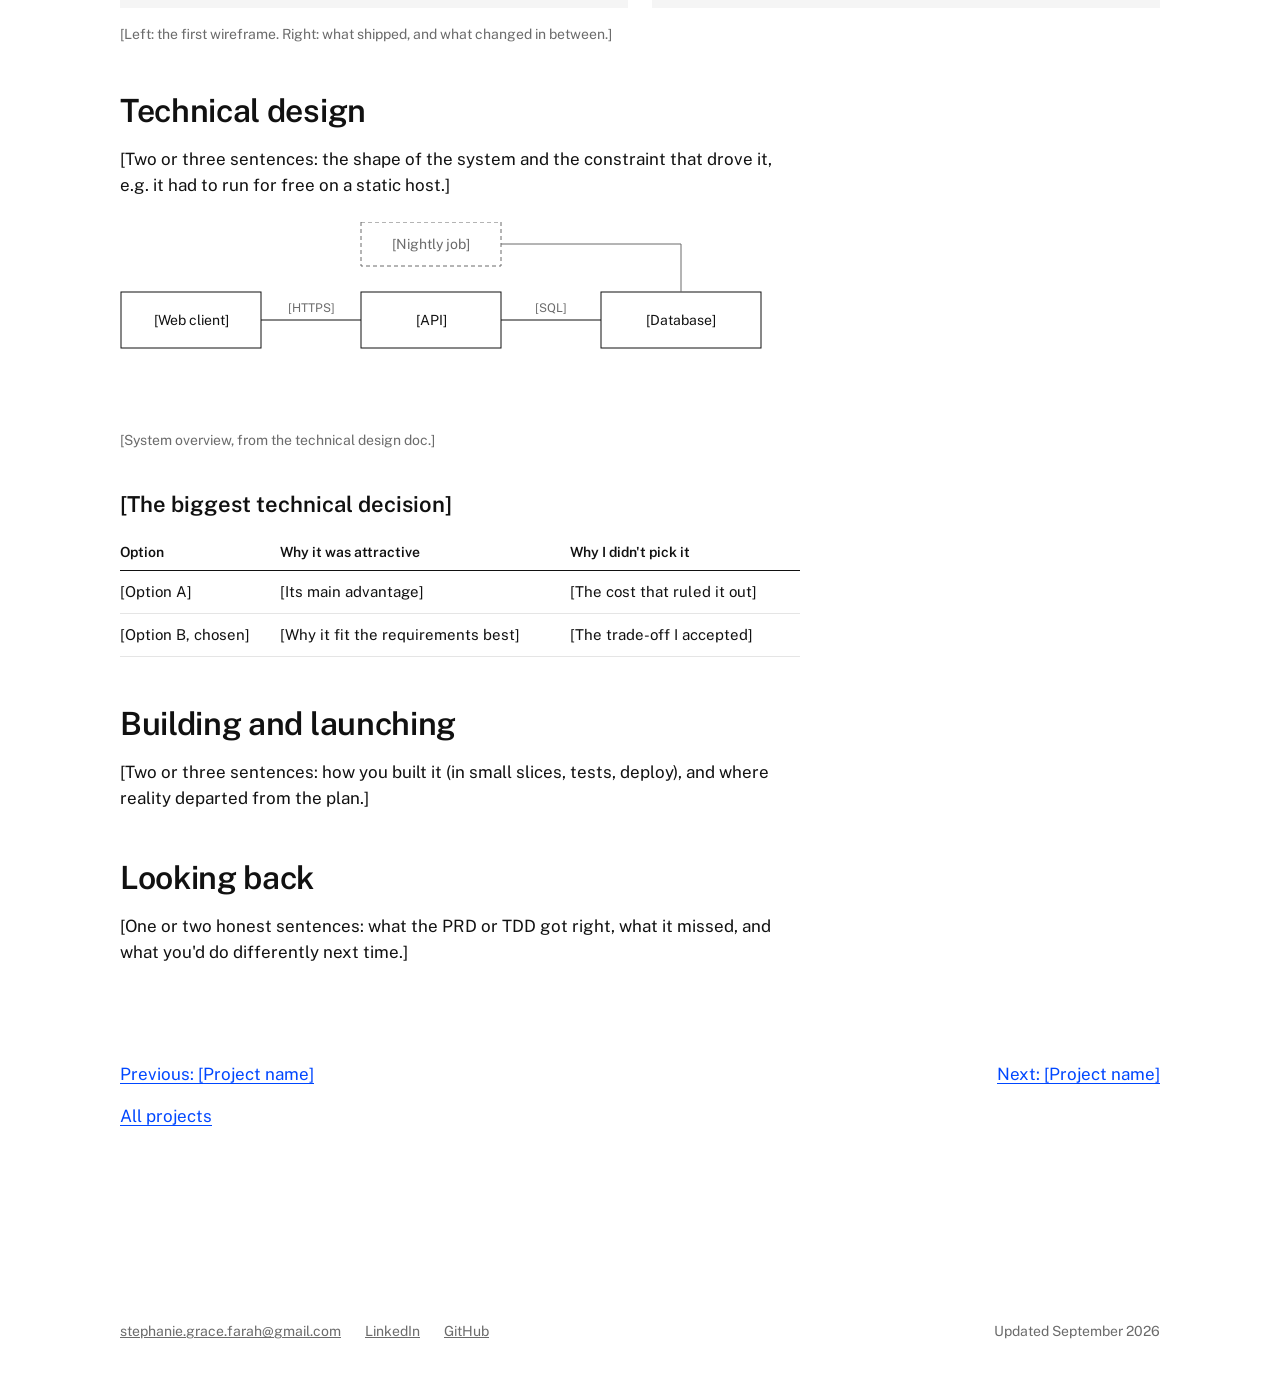
<file: projects/project-template.html>
<!doctype html>
<html lang="en">
<head>
<meta charset="utf-8">
<meta name="viewport" content="width=device-width, initial-scale=1">
<title>Stephanie Farah: [Project name]</title>
<meta name="description" content="[One sentence: the problem, and who has it.]">
<meta property="og:type" content="website">
<meta property="og:title" content="Stephanie Farah: [Project name]">
<meta property="og:description" content="[One sentence: the problem, and who has it.]">
<meta property="og:image" content="https://stephaniegracefarah.github.io/portfolio-website/assets/img/og-image.png">
<meta name="twitter:card" content="summary_large_image">
<link rel="preconnect" href="https://fonts.googleapis.com">
<link rel="preconnect" href="https://fonts.gstatic.com" crossorigin>
<link rel="stylesheet" href="https://fonts.googleapis.com/css2?family=Public+Sans:wght@400;600;700&display=swap">
<link rel="stylesheet" href="../assets/css/site.css">
</head>
<body>
<a class="skip-link" href="#main">Skip to content</a>
<header class="site-header">
<a class="site-name" href="../index.html">Stephanie Farah</a>
<nav class="site-nav" aria-label="Main">
<a href="../index.html" aria-current="page">Projects</a>
<a href="../process.html">Process</a>
<a href="../about.html">About</a>
<a href="../contact.html">Contact</a>
<a href="../resume.pdf">Resume (PDF)</a>
</nav>
</header>

<main id="main" class="site-main">

<p class="caption"><a class="ink-muted" style="text-underline-offset: 3px;" href="../index.html#projects">All projects</a></p>

<section class="mt-5 measure-text">
<h1 class="display">[Project name]: [what it does in a few words]</h1>
<p class="meta mt-2">Solo project, [2025], [about three months]</p>

<dl class="case-study-summary">
<dt>Problem</dt>
<dd>[One sentence: the problem, and who has it.]</dd>
<dt>What I made</dt>
<dd>[One sentence: what it does and how it's built.]</dd>
<dt>Where it is</dt>
<dd>[Live with N users, or shipped and archived, or in progress. Be honest.]</dd>
</dl>

<p class="link-row">
<a class="body-link external-link" href="https://example.org/" target="_blank" rel="noopener">Try it</a>
<a class="body-link external-link" href="https://github.com/" target="_blank" rel="noopener">Code on GitHub</a>
</p>
</section>

<div class="stack-5 mt-6">

<section class="stack-3 measure-text">
<h2 class="heading-2">The problem and the PRD</h2>
<p class="body">[Two or three sentences: why this problem, who it's for, and what success looks like. Mention anything you learned talking to people before writing it down.]</p>
<p class="body">[One sentence on the hardest scoping call: what you cut and why.]</p>

<div class="stack-2 mt-2">
<table class="data-table">
<colgroup><col style="width: 60px;"><col><col style="width: 100px;"></colgroup>
<thead>
<tr>
<th>ID</th>
<th>Requirement</th>
<th>Priority</th>
</tr>
</thead>
<tbody>
<tr>
<td>R1</td>
<td>[A user can do the core thing in under a minute]</td>
<td>Must</td>
</tr>
<tr>
<td>R2</td>
<td>[The requirement that shaped the most decisions]</td>
<td>Must</td>
</tr>
<tr>
<td>R3</td>
<td>[Something useful you deliberately left for later]</td>
<td>Later</td>
</tr>
</tbody>
</table>
<p class="caption">Three of the [N] requirements, from the PRD.</p>
</div>
</section>

<section class="stack-3 measure-wide">
<h2 class="heading-2">Design</h2>
<p class="body">[Two or three sentences: how the design went from first sketch to final. Name one thing that changed after you tested it with someone.]</p>
<div class="figure-row">
<div class="figure-placeholder" role="img" aria-label="Early wireframe">[Early wireframe]</div>
<div class="figure-placeholder" role="img" aria-label="Final screen">[Final screen]</div>
</div>
<p class="caption">[Left: the first wireframe. Right: what shipped, and what changed in between.]</p>
</section>

<section class="stack-3 measure-text">
<h2 class="heading-2">Technical design</h2>
<p class="body">[Two or three sentences: the shape of the system and the constraint that drove it, e.g. it had to run for free on a static host.]</p>

<div class="architecture-diagram">
<svg viewBox="0 0 680 200" role="img" aria-label="Architecture diagram placeholder: client, API, database and a scheduled job.">
<g font-size="14">
<rect class="diagram-box" x="1" y="70" width="140" height="56"></rect>
<text class="diagram-label" x="71" y="103" text-anchor="middle">[Web client]</text>

<rect class="diagram-box" x="241" y="70" width="140" height="56"></rect>
<text class="diagram-label" x="311" y="103" text-anchor="middle">[API]</text>

<rect class="diagram-box" x="481" y="70" width="160" height="56"></rect>
<text class="diagram-label" x="561" y="103" text-anchor="middle">[Database]</text>

<rect class="diagram-box-muted" x="241" y="0" width="140" height="44" stroke-dasharray="4 3"></rect>
<text class="diagram-label-muted" x="311" y="27" text-anchor="middle">[Nightly job]</text>

<line class="diagram-line" x1="141" y1="98" x2="241" y2="98"></line>
<line class="diagram-line" x1="381" y1="98" x2="481" y2="98"></line>

<line class="diagram-line-muted" x1="381" y1="22" x2="561" y2="22"></line>
<line class="diagram-line-muted" x1="561" y1="22" x2="561" y2="70"></line>

<text class="diagram-label-muted" x="191" y="90" text-anchor="middle" font-size="12">[HTTPS]</text>
<text class="diagram-label-muted" x="431" y="90" text-anchor="middle" font-size="12">[SQL]</text>
</g>
</svg>
<p class="caption">[System overview, from the technical design doc.]</p>
</div>

<h3 class="heading-3 mt-4">[The biggest technical decision]</h3>
<table class="data-table">
<colgroup><col style="width: 160px;"><col><col></colgroup>
<thead>
<tr>
<th>Option</th>
<th>Why it was attractive</th>
<th>Why I didn't pick it</th>
</tr>
</thead>
<tbody>
<tr>
<td>[Option A]</td>
<td>[Its main advantage]</td>
<td>[The cost that ruled it out]</td>
</tr>
<tr>
<td>[Option B, chosen]</td>
<td>[Why it fit the requirements best]</td>
<td>[The trade-off I accepted]</td>
</tr>
</tbody>
</table>
</section>

<section class="stack-3 measure-text">
<h2 class="heading-2">Building and launching</h2>
<p class="body">[Two or three sentences: how you built it (in small slices, tests, deploy), and where reality departed from the plan.]</p>
</section>

<section class="stack-3 measure-text">
<h2 class="heading-2">Looking back</h2>
<p class="body">[One or two honest sentences: what the PRD or TDD got right, what it missed, and what you'd do differently next time.]</p>
</section>

</div>

<div class="project-nav mt-6 measure-wide">
<a class="body-link" href="[previous-project].html">Previous: [Project name]</a>
<a class="body-link next-link" href="[next-project].html">Next: [Project name]</a>
</div>
<p class="body mt-3 measure-text"><a class="body-link" href="../index.html#projects">All projects</a></p>

</main>

<footer class="site-footer">
<div class="site-footer-links">
<a href="mailto:stephanie.grace.farah@gmail.com">stephanie.grace.farah@gmail.com</a>
<a href="https://www.linkedin.com/in/stephaniegfarah/" target="_blank" rel="noopener">LinkedIn</a>
<a href="https://github.com/stephaniegracefarah" target="_blank" rel="noopener">GitHub</a>
</div>
<span>Updated September 2026</span>
</footer>
</body>
</html>
</file>
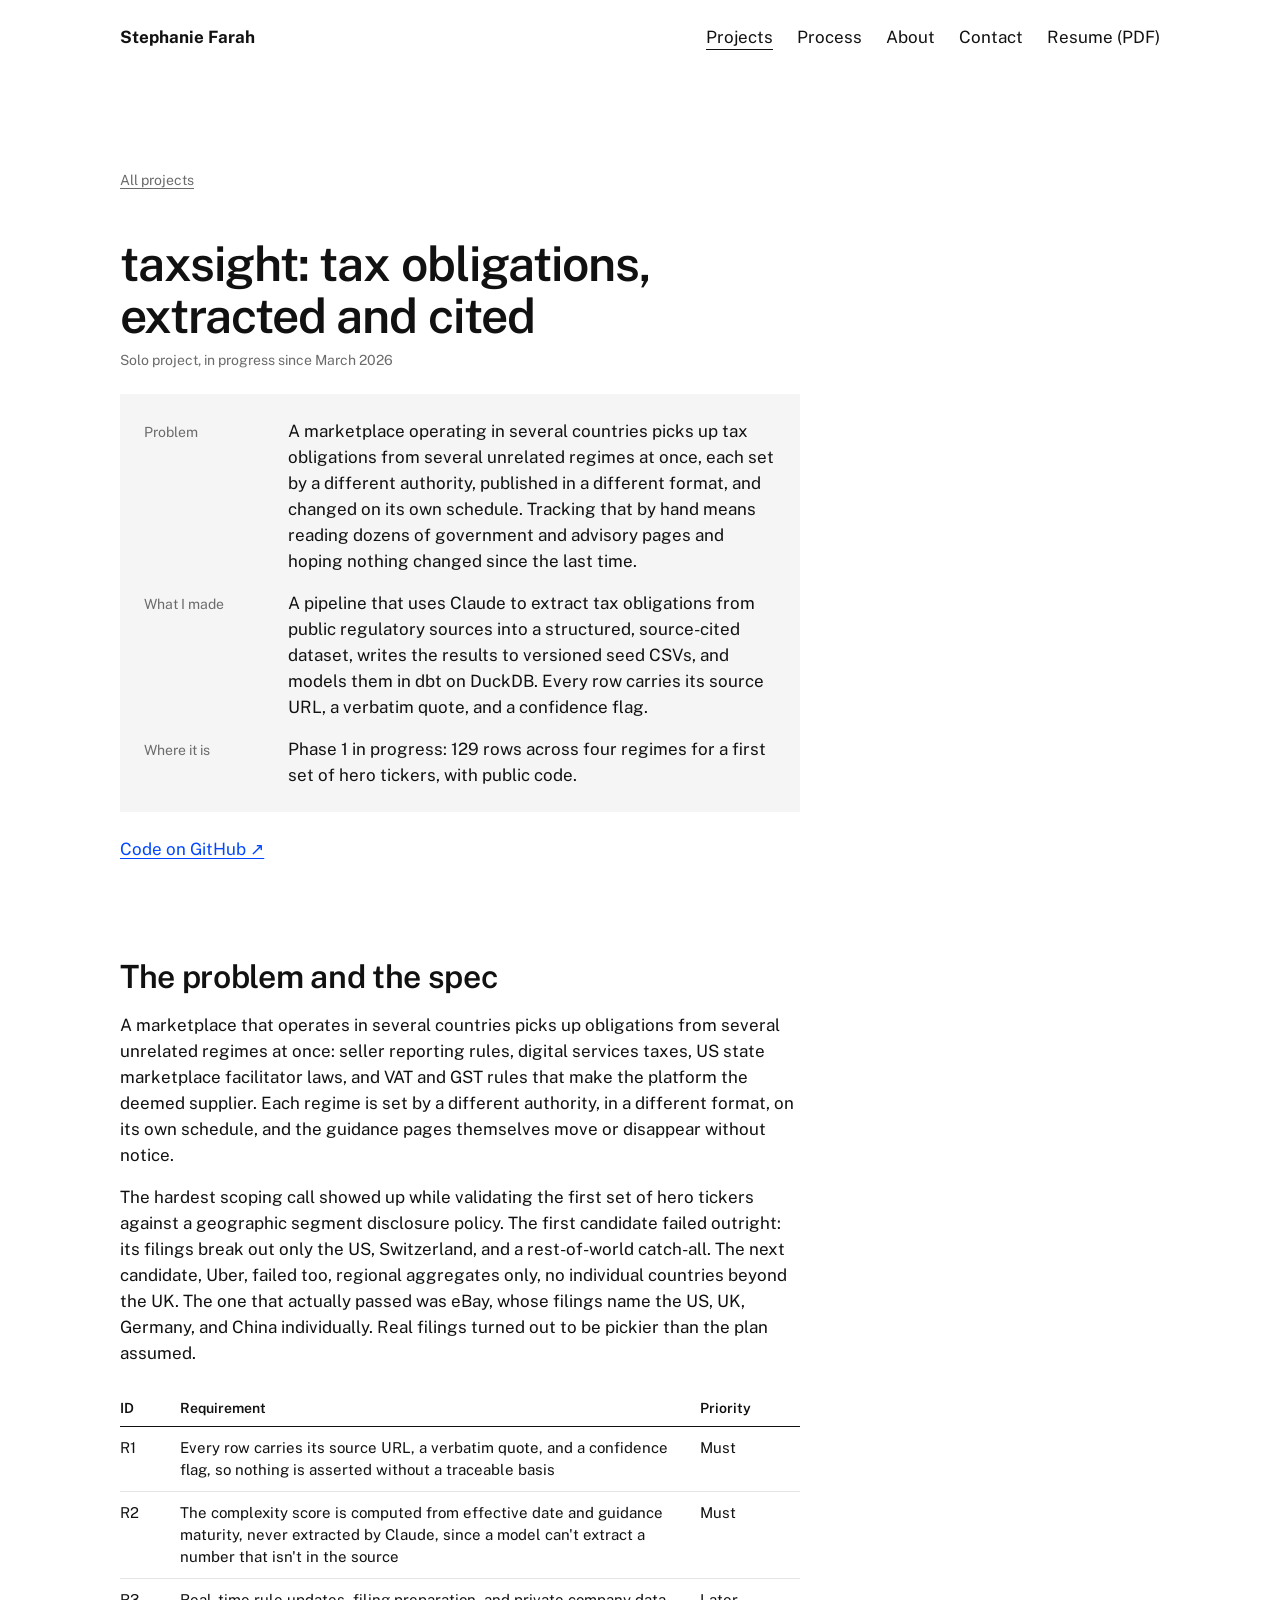
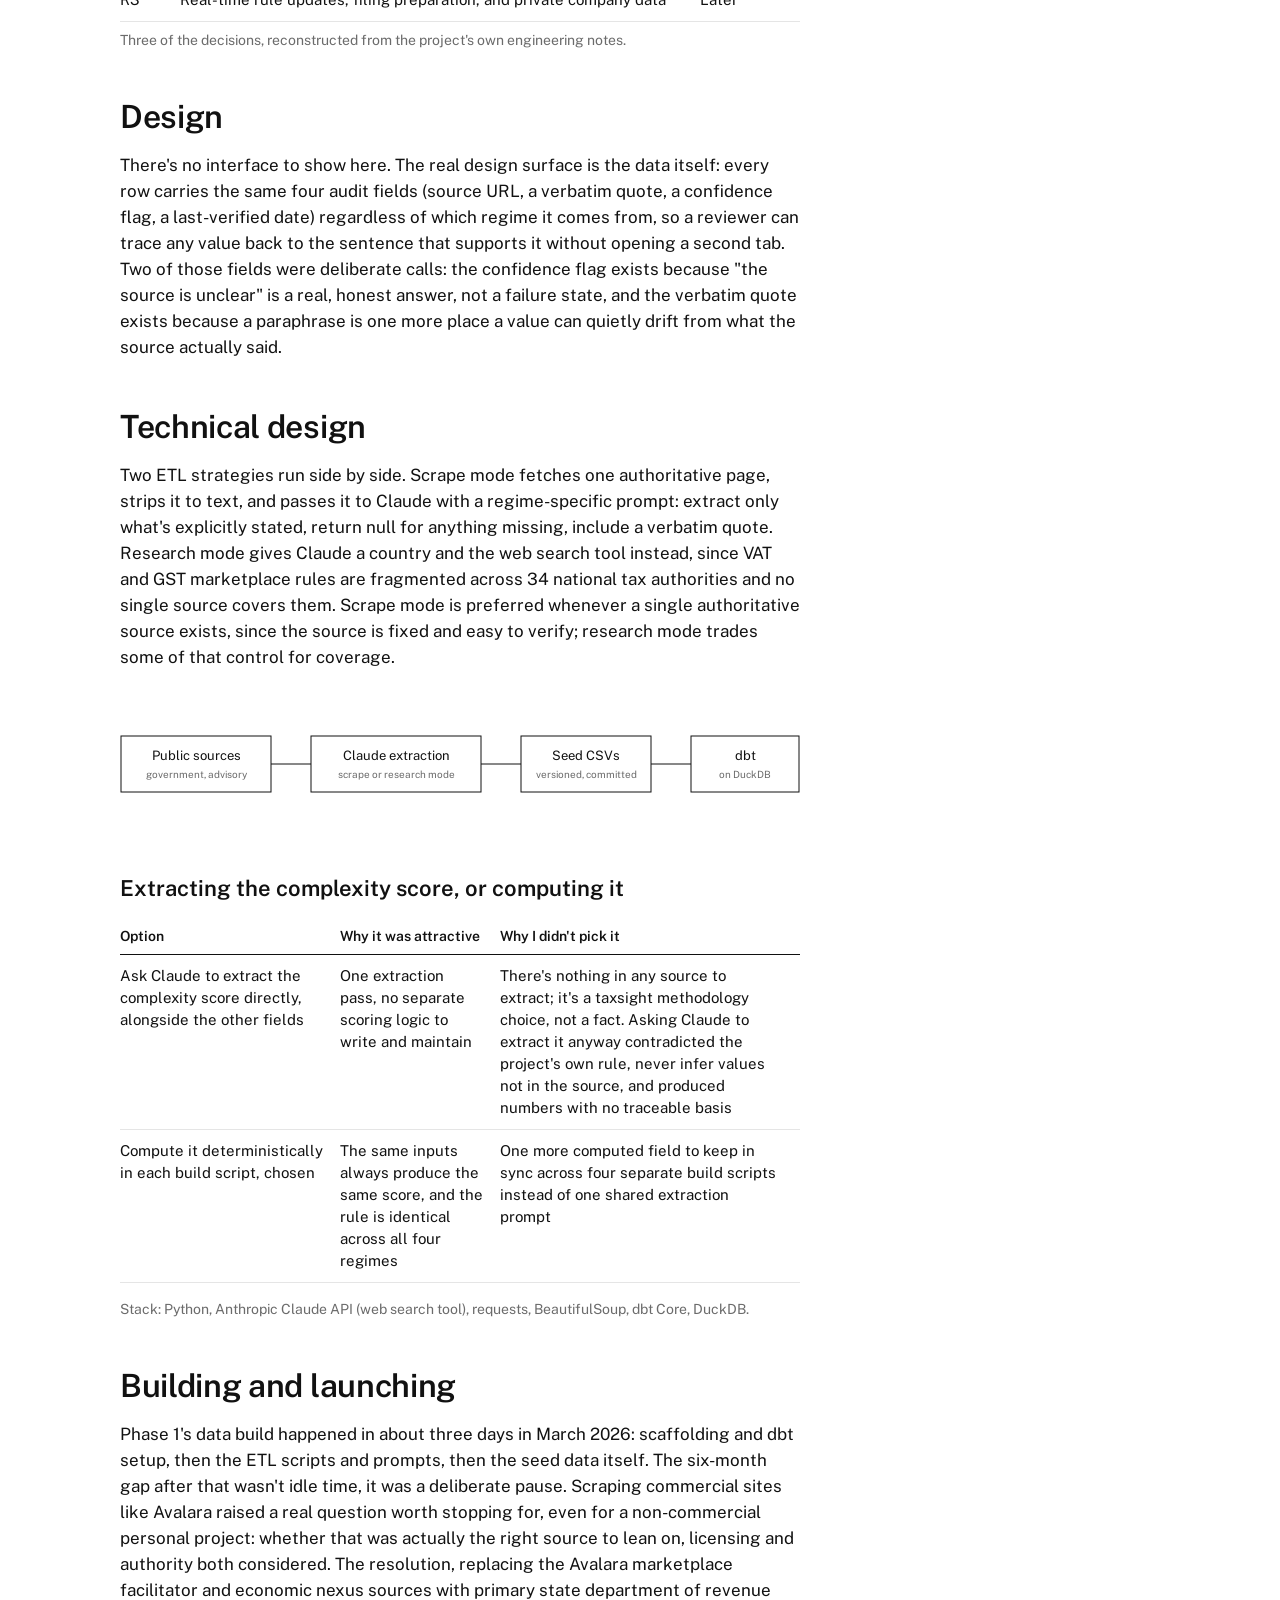
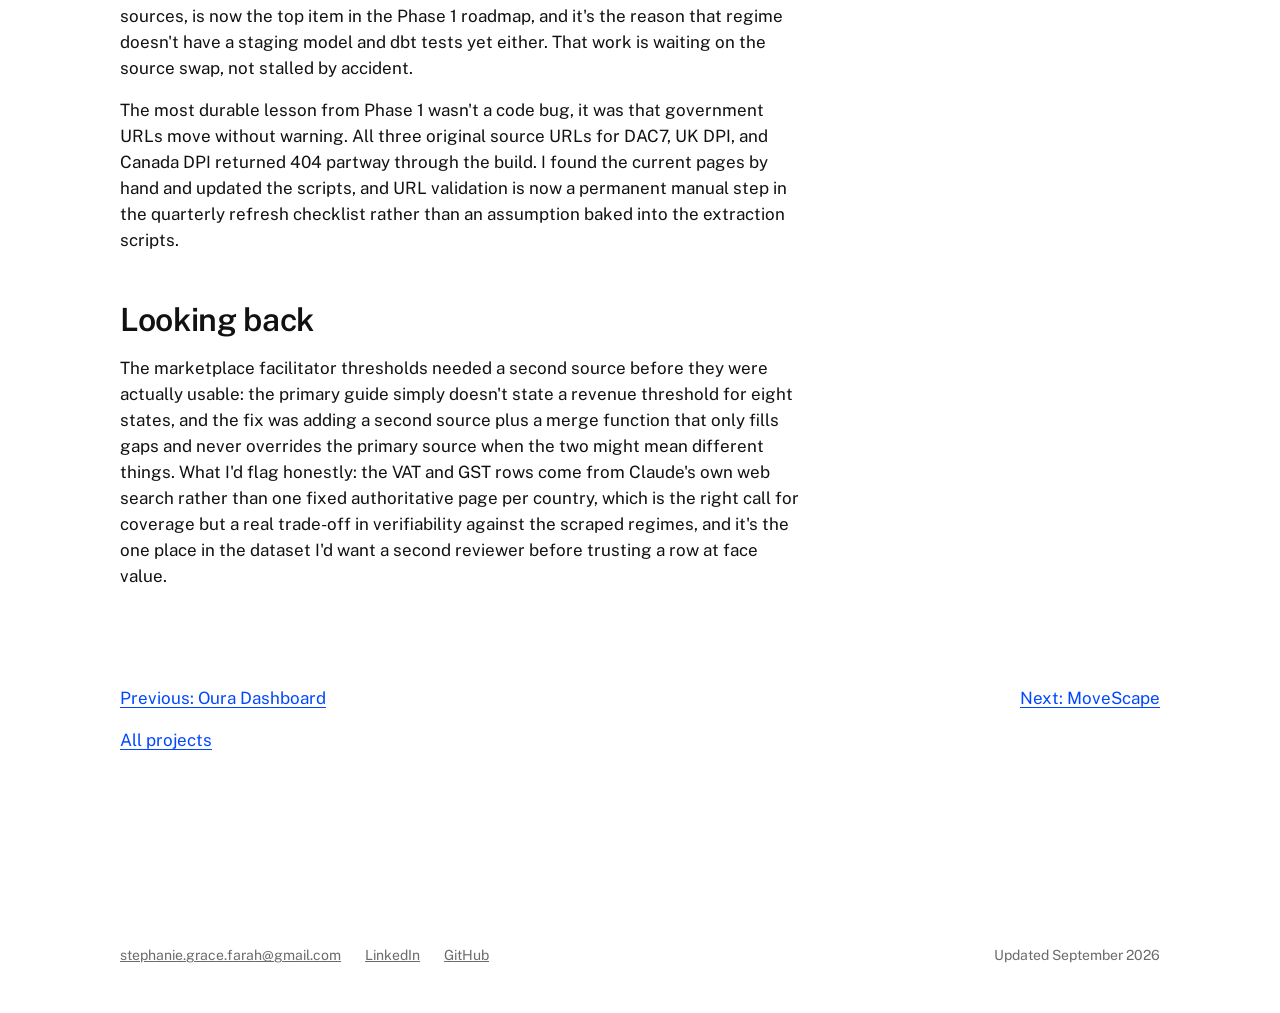
<file: projects/taxsight.html>
<!doctype html>
<html lang="en">
<head>
<meta charset="utf-8">
<meta name="viewport" content="width=device-width, initial-scale=1">
<title>Stephanie Farah: taxsight</title>
<meta name="description" content="A structured, source-cited dataset of the tax obligations that apply to digital platforms and marketplaces.">
<meta property="og:type" content="website">
<meta property="og:url" content="https://stephaniegracefarah.github.io/portfolio-website/projects/taxsight.html">
<meta property="og:title" content="Stephanie Farah: taxsight">
<meta property="og:description" content="A structured, source-cited dataset of the tax obligations that apply to digital platforms and marketplaces.">
<meta property="og:image" content="https://stephaniegracefarah.github.io/portfolio-website/assets/img/og-image.png">
<meta name="twitter:card" content="summary_large_image">
<link rel="preconnect" href="https://fonts.googleapis.com">
<link rel="preconnect" href="https://fonts.gstatic.com" crossorigin>
<link rel="stylesheet" href="https://fonts.googleapis.com/css2?family=Public+Sans:wght@400;600;700&display=swap">
<link rel="stylesheet" href="../assets/css/site.css">
</head>
<body>
<a class="skip-link" href="#main">Skip to content</a>
<header class="site-header">
<a class="site-name" href="../index.html">Stephanie Farah</a>
<nav class="site-nav" aria-label="Main">
<a href="../index.html" aria-current="page">Projects</a>
<a href="../process.html">Process</a>
<a href="../about.html">About</a>
<a href="../contact.html">Contact</a>
<a href="../resume.pdf">Resume (PDF)</a>
</nav>
</header>

<main id="main" class="site-main">

<p class="caption"><a class="ink-muted" style="text-underline-offset: 3px;" href="../index.html#projects">All projects</a></p>

<section class="mt-5 measure-text">
<h1 class="display">taxsight: tax obligations, extracted and cited</h1>
<p class="meta mt-2">Solo project, in progress since March 2026</p>

<dl class="case-study-summary">
<dt>Problem</dt>
<dd>A marketplace operating in several countries picks up tax obligations from several unrelated regimes at once, each set by a different authority, published in a different format, and changed on its own schedule. Tracking that by hand means reading dozens of government and advisory pages and hoping nothing changed since the last time.</dd>
<dt>What I made</dt>
<dd>A pipeline that uses Claude to extract tax obligations from public regulatory sources into a structured, source-cited dataset, writes the results to versioned seed CSVs, and models them in dbt on DuckDB. Every row carries its source URL, a verbatim quote, and a confidence flag.</dd>
<dt>Where it is</dt>
<dd>Phase 1 in progress: 129 rows across four regimes for a first set of hero tickers, with public code.</dd>
</dl>

<p class="link-row">
<a class="body-link external-link" href="https://github.com/stephaniegracefarah/taxsight" target="_blank" rel="noopener">Code on GitHub</a>
</p>
</section>

<div class="stack-5 mt-6">

<section class="stack-3 measure-text">
<h2 class="heading-2">The problem and the spec</h2>
<p class="body">A marketplace that operates in several countries picks up obligations from several unrelated regimes at once: seller reporting rules, digital services taxes, US state marketplace facilitator laws, and VAT and GST rules that make the platform the deemed supplier. Each regime is set by a different authority, in a different format, on its own schedule, and the guidance pages themselves move or disappear without notice.</p>
<p class="body">The hardest scoping call showed up while validating the first set of hero tickers against a geographic segment disclosure policy. The first candidate failed outright: its filings break out only the US, Switzerland, and a rest-of-world catch-all. The next candidate, Uber, failed too, regional aggregates only, no individual countries beyond the UK. The one that actually passed was eBay, whose filings name the US, UK, Germany, and China individually. Real filings turned out to be pickier than the plan assumed.</p>

<div class="stack-2 mt-2">
<table class="data-table">
<colgroup><col style="width: 60px;"><col><col style="width: 100px;"></colgroup>
<thead>
<tr>
<th>ID</th>
<th>Requirement</th>
<th>Priority</th>
</tr>
</thead>
<tbody>
<tr>
<td>R1</td>
<td>Every row carries its source URL, a verbatim quote, and a confidence flag, so nothing is asserted without a traceable basis</td>
<td>Must</td>
</tr>
<tr>
<td>R2</td>
<td>The complexity score is computed from effective date and guidance maturity, never extracted by Claude, since a model can't extract a number that isn't in the source</td>
<td>Must</td>
</tr>
<tr>
<td>R3</td>
<td>Real-time rule updates, filing preparation, and private company data</td>
<td>Later</td>
</tr>
</tbody>
</table>
<p class="caption">Three of the decisions, reconstructed from the project's own engineering notes.</p>
</div>
</section>

<section class="stack-3 measure-text">
<h2 class="heading-2">Design</h2>
<p class="body">There's no interface to show here. The real design surface is the data itself: every row carries the same four audit fields (source URL, a verbatim quote, a confidence flag, a last-verified date) regardless of which regime it comes from, so a reviewer can trace any value back to the sentence that supports it without opening a second tab. Two of those fields were deliberate calls: the confidence flag exists because "the source is unclear" is a real, honest answer, not a failure state, and the verbatim quote exists because a paraphrase is one more place a value can quietly drift from what the source actually said.</p>
</section>

<section class="stack-3 measure-text">
<h2 class="heading-2">Technical design</h2>
<p class="body">Two ETL strategies run side by side. Scrape mode fetches one authoritative page, strips it to text, and passes it to Claude with a regime-specific prompt: extract only what's explicitly stated, return null for anything missing, include a verbatim quote. Research mode gives Claude a country and the web search tool instead, since VAT and GST marketplace rules are fragmented across 34 national tax authorities and no single source covers them. Scrape mode is preferred whenever a single authoritative source exists, since the source is fixed and easy to verify; research mode trades some of that control for coverage.</p>

<div class="architecture-diagram">
<svg viewBox="0 0 680 140" role="img" aria-label="Architecture diagram: public regulatory sources flow through Claude extraction (scrape or research mode) into seed CSVs, then into dbt on DuckDB.">
<g font-size="13">
<rect class="diagram-box" x="1" y="42" width="150" height="56"></rect>
<text class="diagram-label" x="76" y="66" text-anchor="middle">Public sources</text>
<text class="diagram-label-muted" x="76" y="84" text-anchor="middle" font-size="10">government, advisory</text>

<rect class="diagram-box" x="191" y="42" width="170" height="56"></rect>
<text class="diagram-label" x="276" y="66" text-anchor="middle">Claude extraction</text>
<text class="diagram-label-muted" x="276" y="84" text-anchor="middle" font-size="10">scrape or research mode</text>

<rect class="diagram-box" x="401" y="42" width="130" height="56"></rect>
<text class="diagram-label" x="466" y="66" text-anchor="middle">Seed CSVs</text>
<text class="diagram-label-muted" x="466" y="84" text-anchor="middle" font-size="10">versioned, committed</text>

<rect class="diagram-box" x="571" y="42" width="108" height="56"></rect>
<text class="diagram-label" x="625" y="66" text-anchor="middle">dbt</text>
<text class="diagram-label-muted" x="625" y="84" text-anchor="middle" font-size="10">on DuckDB</text>

<line class="diagram-line" x1="151" y1="70" x2="191" y2="70"></line>
<line class="diagram-line" x1="361" y1="70" x2="401" y2="70"></line>
<line class="diagram-line" x1="531" y1="70" x2="571" y2="70"></line>
</g>
</svg>
</div>

<h3 class="heading-3 mt-4">Extracting the complexity score, or computing it</h3>
<table class="data-table">
<colgroup><col style="width: 220px;"><col><col></colgroup>
<thead>
<tr>
<th>Option</th>
<th>Why it was attractive</th>
<th>Why I didn't pick it</th>
</tr>
</thead>
<tbody>
<tr>
<td>Ask Claude to extract the complexity score directly, alongside the other fields</td>
<td>One extraction pass, no separate scoring logic to write and maintain</td>
<td>There's nothing in any source to extract; it's a taxsight methodology choice, not a fact. Asking Claude to extract it anyway contradicted the project's own rule, never infer values not in the source, and produced numbers with no traceable basis</td>
</tr>
<tr>
<td>Compute it deterministically in each build script, chosen</td>
<td>The same inputs always produce the same score, and the rule is identical across all four regimes</td>
<td>One more computed field to keep in sync across four separate build scripts instead of one shared extraction prompt</td>
</tr>
</tbody>
</table>
<p class="caption">Stack: Python, Anthropic Claude API (web search tool), requests, BeautifulSoup, dbt Core, DuckDB.</p>
</section>

<section class="stack-3 measure-text">
<h2 class="heading-2">Building and launching</h2>
<p class="body">Phase 1's data build happened in about three days in March 2026: scaffolding and dbt setup, then the ETL scripts and prompts, then the seed data itself. The six-month gap after that wasn't idle time, it was a deliberate pause. Scraping commercial sites like Avalara raised a real question worth stopping for, even for a non-commercial personal project: whether that was actually the right source to lean on, licensing and authority both considered. The resolution, replacing the Avalara marketplace facilitator and economic nexus sources with primary state department of revenue sources, is now the top item in the Phase 1 roadmap, and it's the reason that regime doesn't have a staging model and dbt tests yet either. That work is waiting on the source swap, not stalled by accident.</p>
<p class="body">The most durable lesson from Phase 1 wasn't a code bug, it was that government URLs move without warning. All three original source URLs for DAC7, UK DPI, and Canada DPI returned 404 partway through the build. I found the current pages by hand and updated the scripts, and URL validation is now a permanent manual step in the quarterly refresh checklist rather than an assumption baked into the extraction scripts.</p>
</section>

<section class="stack-3 measure-text">
<h2 class="heading-2">Looking back</h2>
<p class="body">The marketplace facilitator thresholds needed a second source before they were actually usable: the primary guide simply doesn't state a revenue threshold for eight states, and the fix was adding a second source plus a merge function that only fills gaps and never overrides the primary source when the two might mean different things. What I'd flag honestly: the VAT and GST rows come from Claude's own web search rather than one fixed authoritative page per country, which is the right call for coverage but a real trade-off in verifiability against the scraped regimes, and it's the one place in the dataset I'd want a second reviewer before trusting a row at face value.</p>
</section>

</div>

<div class="project-nav mt-6 measure-wide">
<a class="body-link" href="oura-dashboard.html">Previous: Oura Dashboard</a>
<a class="body-link next-link" href="movescape.html">Next: MoveScape</a>
</div>
<p class="body mt-3 measure-text"><a class="body-link" href="../index.html#projects">All projects</a></p>

</main>

<footer class="site-footer">
<div class="site-footer-links">
<a href="mailto:stephanie.grace.farah@gmail.com">stephanie.grace.farah@gmail.com</a>
<a href="https://www.linkedin.com/in/stephaniegfarah/" target="_blank" rel="noopener">LinkedIn</a>
<a href="https://github.com/stephaniegracefarah" target="_blank" rel="noopener">GitHub</a>
</div>
<span>Updated September 2026</span>
</footer>
</body>
</html>
</file>
<file: assets/css/site.css>
/*
  Stark Portfolio — shared stylesheet
  Tokens come from portfolio-handoff/design-system/tokens.json.
  Type does the work: no boxes, icons, gradients, shadows or rounded corners.
*/

/* ---------- Tokens ---------- */

:root {
  /* Color (light) */
  --color-surface: #ffffff;
  --color-surface-subtle: #f5f5f5;
  --color-ink: #111111;
  --color-ink-muted: #6b6b6b;
  --color-hairline: #e5e5e5;
  --color-accent: #0047ff;
  --color-accent-hover: #0036c4;
  --color-chart-context: #bdbdbd;

  /* Type */
  --font-sans: "Public Sans", system-ui, -apple-system, "Segoe UI", sans-serif;

  /* Spacing scale */
  --space-1: 4px;
  --space-2: 8px;
  --space-3: 16px;
  --space-4: 24px;
  --space-5: 48px;
  --space-6: 96px;

  /* Radius */
  --radius-0: 0;
  --radius-sm: 2px;

  /* Content widths */
  --measure-text: 680px;
  --measure-wide: 1040px;

  /* Fluid page padding: 24px minimum, scales up to 200px once the
     viewport is wide enough to hold the 1040px content column plus
     the 200px side margins the desktop mockup uses (1440px). */
  --page-padding-inline: max(24px, calc((100vw - 1040px) / 2));

  /* Section rhythm: 96px between major sections on wide screens,
     easing down to 48px on narrow ones. */
  --section-gap: clamp(48px, 10vw, 96px);
}

@media (prefers-color-scheme: dark) {
  :root {
    --color-surface: #0e0e0e;
    --color-surface-subtle: #1a1a1a;
    --color-ink: #f2f2f2;
    --color-ink-muted: #9a9a9a;
    --color-hairline: #2a2a2a;
    --color-accent: #7a98ff;
    --color-accent-hover: #a9bcff;
    --color-chart-context: #4a4a4a;
  }
}

/* ---------- Reset ---------- */

*,
*::before,
*::after {
  box-sizing: border-box;
}

html {
  color-scheme: light dark;
}

body {
  margin: 0;
  background: var(--color-surface);
  color: var(--color-ink);
  font-family: var(--font-sans);
  font-size: 17px;
  line-height: 26px;
}

img {
  max-width: 100%;
  display: block;
}

table {
  border-collapse: collapse;
}

/* ---------- Links and focus ---------- */

a {
  color: var(--color-accent);
}

a:hover {
  color: var(--color-accent-hover);
}

a:focus-visible {
  outline: 2px solid var(--color-accent);
  outline-offset: 2px;
  border-radius: var(--radius-sm);
}

.body-link {
  text-underline-offset: 3px;
}

.external-link::after {
  content: " \2197"; /* ↗ only on links that leave the site */
}

/* ---------- Skip link ---------- */

.skip-link {
  position: absolute;
  left: var(--space-3);
  top: -48px;
  background: var(--color-surface);
  color: var(--color-ink);
  padding: var(--space-2) var(--space-3);
  border: 1px solid var(--color-ink);
  z-index: 10;
  transition: top 0.1s ease-in-out;
}

.skip-link:focus {
  top: var(--space-3);
}

/* ---------- Typography ---------- */

.display {
  margin: 0;
  font-size: clamp(34px, 6vw, 48px);
  line-height: 1.08;
  font-weight: 600;
  letter-spacing: -0.02em;
}

.heading-2 {
  margin: 0;
  font-size: clamp(26px, 4vw, 32px);
  line-height: 1.19;
  font-weight: 600;
  letter-spacing: -0.01em;
}

.heading-3 {
  margin: 0;
  font-size: 22px;
  line-height: 28px;
  font-weight: 600;
}

.body {
  margin: 0;
  font-size: 17px;
  line-height: 26px;
  font-weight: 400;
}

.caption {
  margin: 0;
  font-size: 14px;
  line-height: 20px;
  font-weight: 400;
  color: var(--color-ink-muted);
}

.stat {
  font-size: 22px;
  line-height: 28px;
  font-weight: 700;
  font-variant-numeric: tabular-nums;
}

.stat-sm {
  margin: 0;
  font-size: 17px;
  line-height: 26px;
  font-weight: 600;
  font-variant-numeric: tabular-nums;
}

.meta {
  margin: 0;
  font-size: 14px;
  line-height: 20px;
  font-weight: 400;
  color: var(--color-ink-muted);
}

.ink-muted {
  color: var(--color-ink-muted);
}

/* ---------- Layout ---------- */

.measure-text {
  max-width: var(--measure-text);
}

.measure-wide {
  max-width: var(--measure-wide);
}

.site-header,
.site-main,
.site-footer {
  padding-left: var(--page-padding-inline);
  padding-right: var(--page-padding-inline);
}

.site-main {
  display: flex;
  flex-direction: column;
  flex-grow: 1;
  padding-top: var(--space-6);
  padding-bottom: var(--space-6);
}

.section + .section {
  margin-top: var(--section-gap);
}

/* A section that's closely related to the one before it (e.g. Templates
   right after How I work) uses a tighter gap than the standard 96px,
   which DECISIONS.md reserves for major section breaks. */
.section + .section.section-tight {
  margin-top: calc(var(--section-gap) * 0.75);
}

/* ---------- Spacing utilities ---------- */

.stack-1 { display: flex; flex-direction: column; gap: var(--space-1); }
.stack-2 { display: flex; flex-direction: column; gap: var(--space-2); }
.stack-3 { display: flex; flex-direction: column; gap: var(--space-3); }
.stack-4 { display: flex; flex-direction: column; gap: var(--space-4); }
.stack-5 { display: flex; flex-direction: column; gap: var(--space-5); }

.mt-2 { margin-top: var(--space-2); }
.mt-3 { margin-top: var(--space-3); }
.mt-4 { margin-top: var(--space-4); }
.mt-5 { margin-top: var(--space-5); }
.mt-6 { margin-top: var(--space-6); }

/* ---------- Site header ---------- */

body {
  display: flex;
  flex-direction: column;
  min-height: 100vh;
}

.site-header {
  display: flex;
  justify-content: space-between;
  align-items: baseline;
  flex-wrap: wrap;
  row-gap: var(--space-2);
  padding-top: var(--space-4);
  padding-bottom: var(--space-4);
}

.site-name {
  font-size: 17px;
  line-height: 26px;
  font-weight: 700;
  color: var(--color-ink);
  text-decoration: none;
}

.site-nav {
  display: flex;
  flex-wrap: wrap;
  column-gap: var(--space-4);
  font-size: 17px;
  line-height: 26px;
}

.site-nav a {
  color: var(--color-ink);
  text-decoration: none;
}

.site-nav a[aria-current="page"] {
  text-decoration: underline;
  text-underline-offset: 6px;
}

@media (hover: none) {
  .site-nav a {
    line-height: 44px; /* comfortable touch target */
  }
}

/* ---------- Site footer ---------- */

.site-footer {
  display: flex;
  justify-content: space-between;
  align-items: baseline;
  flex-wrap: wrap;
  gap: var(--space-3);
  padding-top: var(--space-6);
  padding-bottom: var(--space-5);
  font-size: 14px;
  line-height: 20px;
  color: var(--color-ink-muted);
}

.site-footer-links {
  display: flex;
  flex-wrap: wrap;
  gap: var(--space-4);
}

.site-footer a {
  color: var(--color-ink-muted);
}

/* ---------- Hero ---------- */

.hero {
  display: flex;
  flex-direction: column;
  gap: var(--space-3);
}

/* ---------- StatBlock ---------- */

.stat-list {
  margin: 0;
  display: grid;
  grid-template-columns: 96px 1fr;
  column-gap: var(--space-3);
  row-gap: var(--space-3);
  align-items: baseline;
}

@media (min-width: 640px) {
  .stat-list {
    grid-template-columns: 120px 1fr;
    column-gap: var(--space-4);
  }
}

.stat-list dt {
  font-size: 22px;
  line-height: 28px;
  font-weight: 700;
  font-variant-numeric: tabular-nums;
}

.stat-list dd {
  margin: 0;
  font-size: 17px;
  line-height: 26px;
  color: var(--color-ink-muted);
}

/* ---------- ProjectCard ---------- */

.project-list {
  display: flex;
  flex-direction: column;
  gap: var(--space-5);
}

.project-list--external {
  gap: var(--space-4);
}

.project-card {
  display: flex;
  flex-direction: column;
  gap: var(--space-1);
}

.project-card a {
  color: var(--color-ink);
  text-decoration: underline;
  text-underline-offset: 6px;
}

.project-card a:hover {
  color: var(--color-accent);
}

/* ---------- CaseStudyHeader / summary ---------- */

.case-study-meta {
  margin: var(--space-2) 0 0;
}

.case-study-summary {
  margin-top: var(--space-4);
  background: var(--color-surface-subtle);
  padding: var(--space-4);
  display: grid;
  grid-template-columns: 96px 1fr;
  column-gap: var(--space-4);
  row-gap: var(--space-3);
  align-items: baseline;
}

@media (min-width: 640px) {
  .case-study-summary {
    grid-template-columns: 120px 1fr;
  }
}

.case-study-summary dt {
  font-size: 14px;
  line-height: 20px;
  color: var(--color-ink-muted);
}

.case-study-summary dd {
  margin: 0;
  font-size: 17px;
  line-height: 26px;
}

.link-row {
  margin: var(--space-4) 0 0;
  font-size: 17px;
  line-height: 26px;
  display: flex;
  flex-wrap: wrap;
  column-gap: var(--space-4);
  row-gap: var(--space-2);
}

/* Previous/next project nav: previous sits left, next is pushed to the
   far right via margin-left: auto (works whether or not previous exists),
   so position alone signals direction. No arrows on these, they're
   internal links. */
.project-nav {
  display: flex;
  flex-wrap: wrap;
  gap: var(--space-3);
  font-size: 17px;
  line-height: 26px;
}

.project-nav .next-link {
  margin-left: auto;
  text-align: right;
}

/* ---------- Contact list ---------- */

.contact-list {
  margin: var(--space-6) 0 0;
  display: grid;
  grid-template-columns: 96px 1fr;
  column-gap: var(--space-3);
  row-gap: var(--space-3);
  align-items: baseline;
}

@media (min-width: 640px) {
  .contact-list {
    grid-template-columns: 120px 1fr;
    column-gap: var(--space-4);
  }
}

.contact-list dt {
  font-size: 14px;
  line-height: 20px;
  color: var(--color-ink-muted);
}

.contact-list dd {
  margin: 0;
  font-size: 17px;
  line-height: 26px;
}

.contact-list dd.contact-email {
  font-size: 22px;
  line-height: 28px;
}

/* ---------- Data tables (requirements, decisions) ---------- */

.data-table {
  width: 100%;
  border-collapse: collapse;
  font-family: var(--font-sans);
}

.data-table th {
  text-align: left;
  font-weight: 600;
  font-size: 14px;
  line-height: 20px;
  padding: var(--space-2) var(--space-3) var(--space-2) 0;
  border-bottom: 1px solid var(--color-ink);
}

.data-table td {
  font-size: 15px;
  line-height: 22px;
  padding: 10px var(--space-3) 10px 0;
  border-bottom: 1px solid var(--color-hairline);
  vertical-align: top;
}

/* ---------- About hero (bio + headshot) ---------- */

.about-hero {
  display: flex;
  flex-wrap: wrap;
  gap: var(--space-5);
  align-items: flex-start;
}

.about-hero .about-text {
  flex: 1 1 320px;
}

.headshot-placeholder {
  width: 240px;
  max-width: 100%;
  aspect-ratio: 4 / 5;
  flex-shrink: 0;
  background: var(--color-surface-subtle);
  display: flex;
  align-items: flex-end;
  padding: var(--space-3);
  font-size: 14px;
  line-height: 20px;
  color: var(--color-ink-muted);
}

img.headshot-placeholder {
  padding: 0;
  object-fit: cover;
}

/* ---------- Figures (design section) ---------- */

.figure-row {
  margin-top: var(--space-2);
  display: flex;
  flex-wrap: wrap;
  gap: var(--space-4);
}

.figure-placeholder {
  flex: 1 1 240px;
  aspect-ratio: 508 / 340;
  background: var(--color-surface-subtle);
  display: flex;
  align-items: flex-end;
  padding: var(--space-3);
  font-size: 14px;
  line-height: 20px;
  color: var(--color-ink-muted);
}

/* A real content image standing in the same two-up figure row. */
img.figure-placeholder {
  flex: 1 1 240px;
  aspect-ratio: auto;
  width: calc(50% - var(--space-4) / 2);
  height: auto;
  object-fit: contain;
  padding: 0;
  background: var(--color-surface-subtle);
}

/* A single standalone screenshot (e.g. a phone-shaped mobile screen),
   rather than the two-up figure-row comparison layout. */
.figure-single {
  margin-top: var(--space-2);
  display: block;
  width: auto;
  max-width: 280px;
  height: auto;
  background: var(--color-surface-subtle);
}

/* A full document page shown as an image (e.g. a PRD). The hairline keeps a
   white page readable as a page against a white or dark background. */
figure {
  margin: 0;
}

.doc-page {
  display: block;
  width: 100%;
  height: auto;
  border: 1px solid var(--color-hairline);
}

/* ---------- Architecture diagram / charts ---------- */

.architecture-diagram {
  margin-top: var(--space-2);
  display: flex;
  flex-direction: column;
  gap: var(--space-2);
}

.architecture-diagram svg {
  width: 100%;
  height: auto;
}

.architecture-diagram svg text {
  font-family: var(--font-sans);
}

.diagram-box {
  fill: none;
  stroke: var(--color-ink);
}

.diagram-box-muted {
  fill: none;
  stroke: var(--color-ink-muted);
}

.diagram-line {
  stroke: var(--color-ink);
}

.diagram-line-muted {
  stroke: var(--color-ink-muted);
}

.diagram-label {
  fill: var(--color-ink);
}

.diagram-label-muted {
  fill: var(--color-ink-muted);
}

/* ---------- 404 ---------- */

.error-main {
  padding-top: clamp(var(--space-6), 20vw, 160px);
}
</file>
